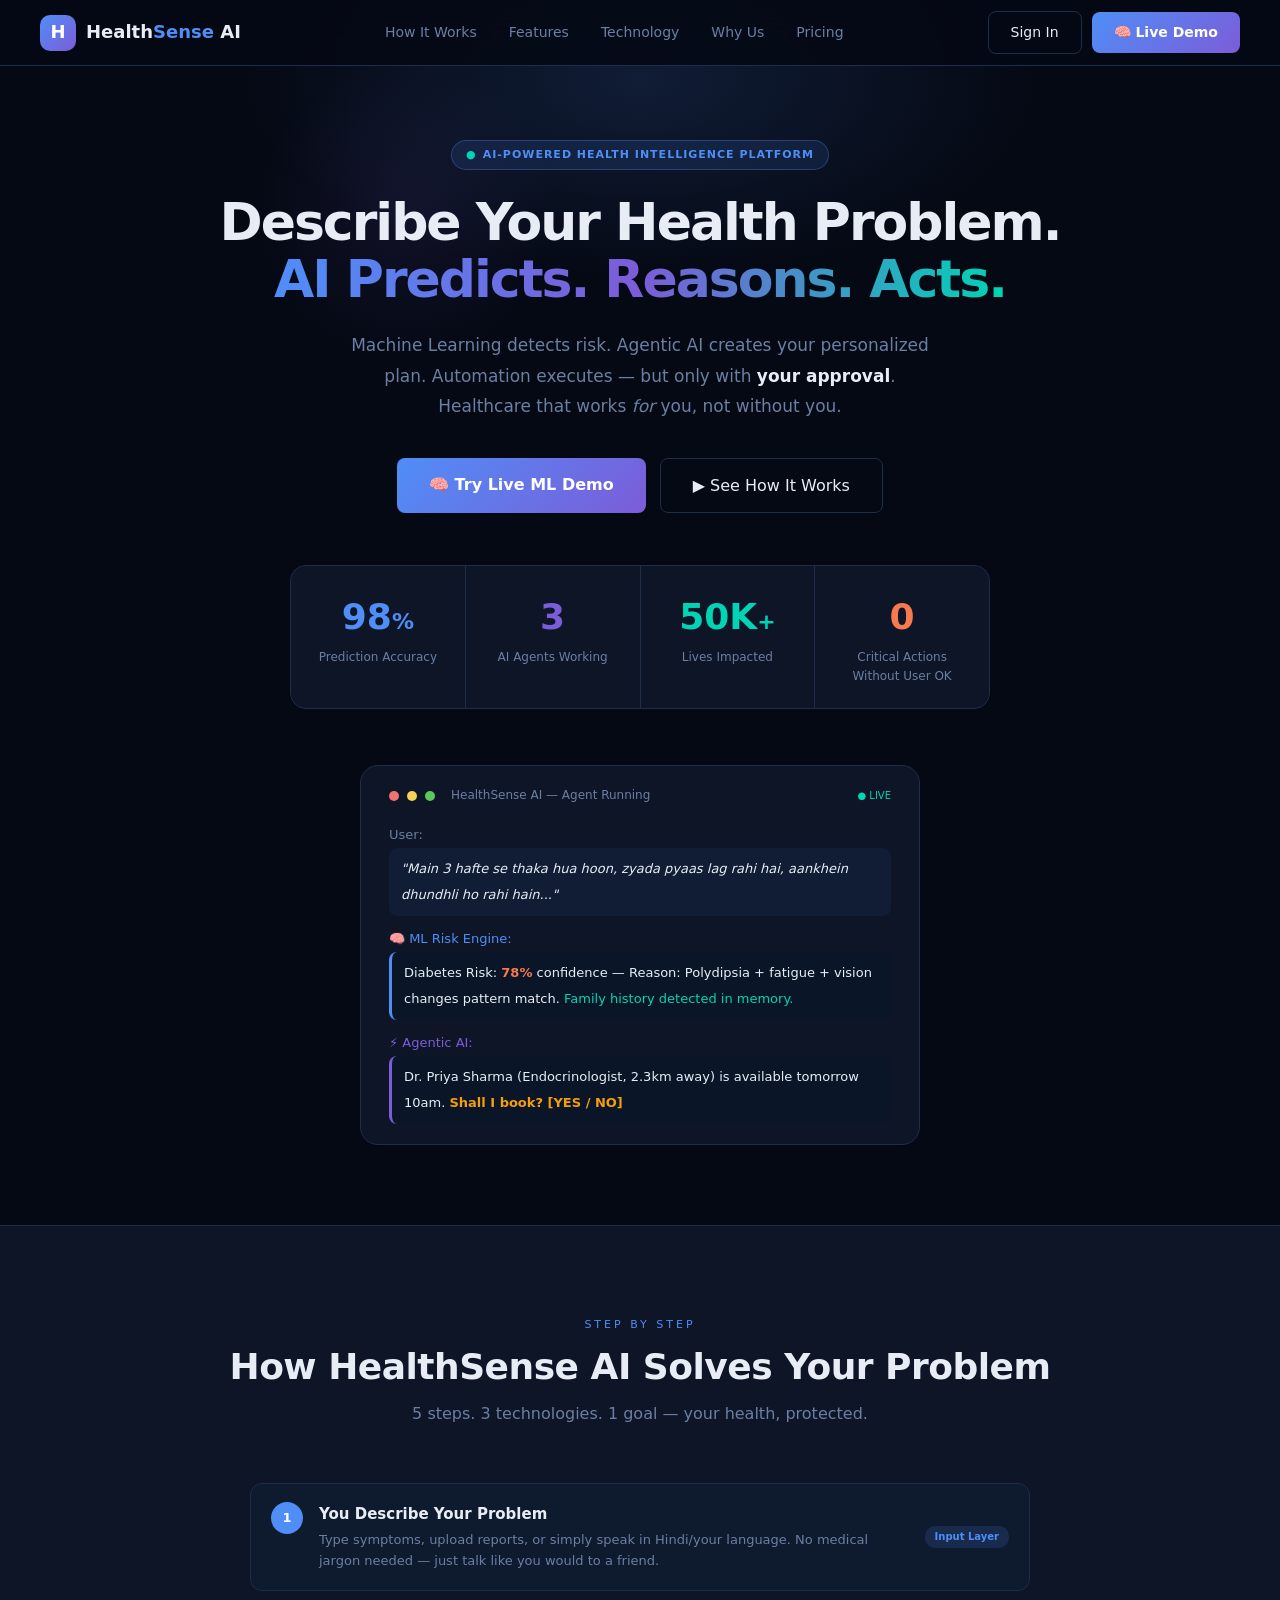
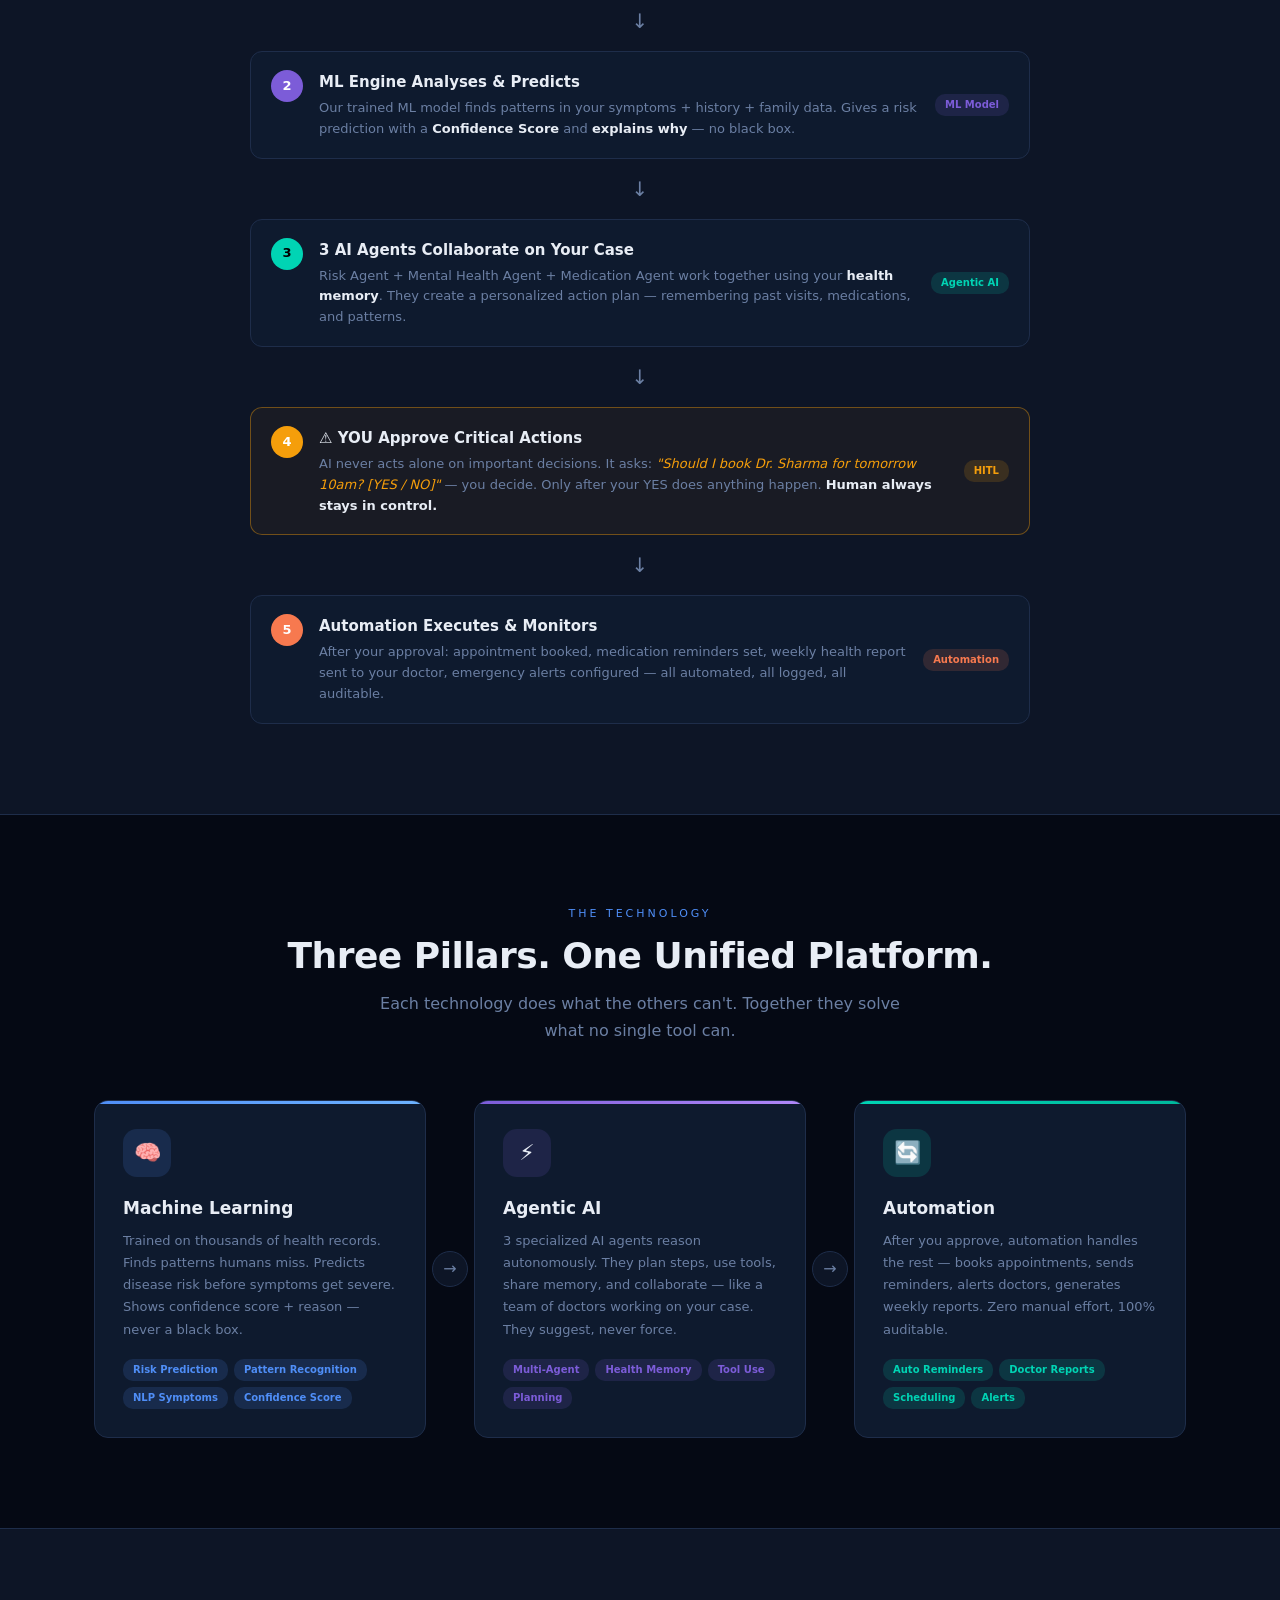
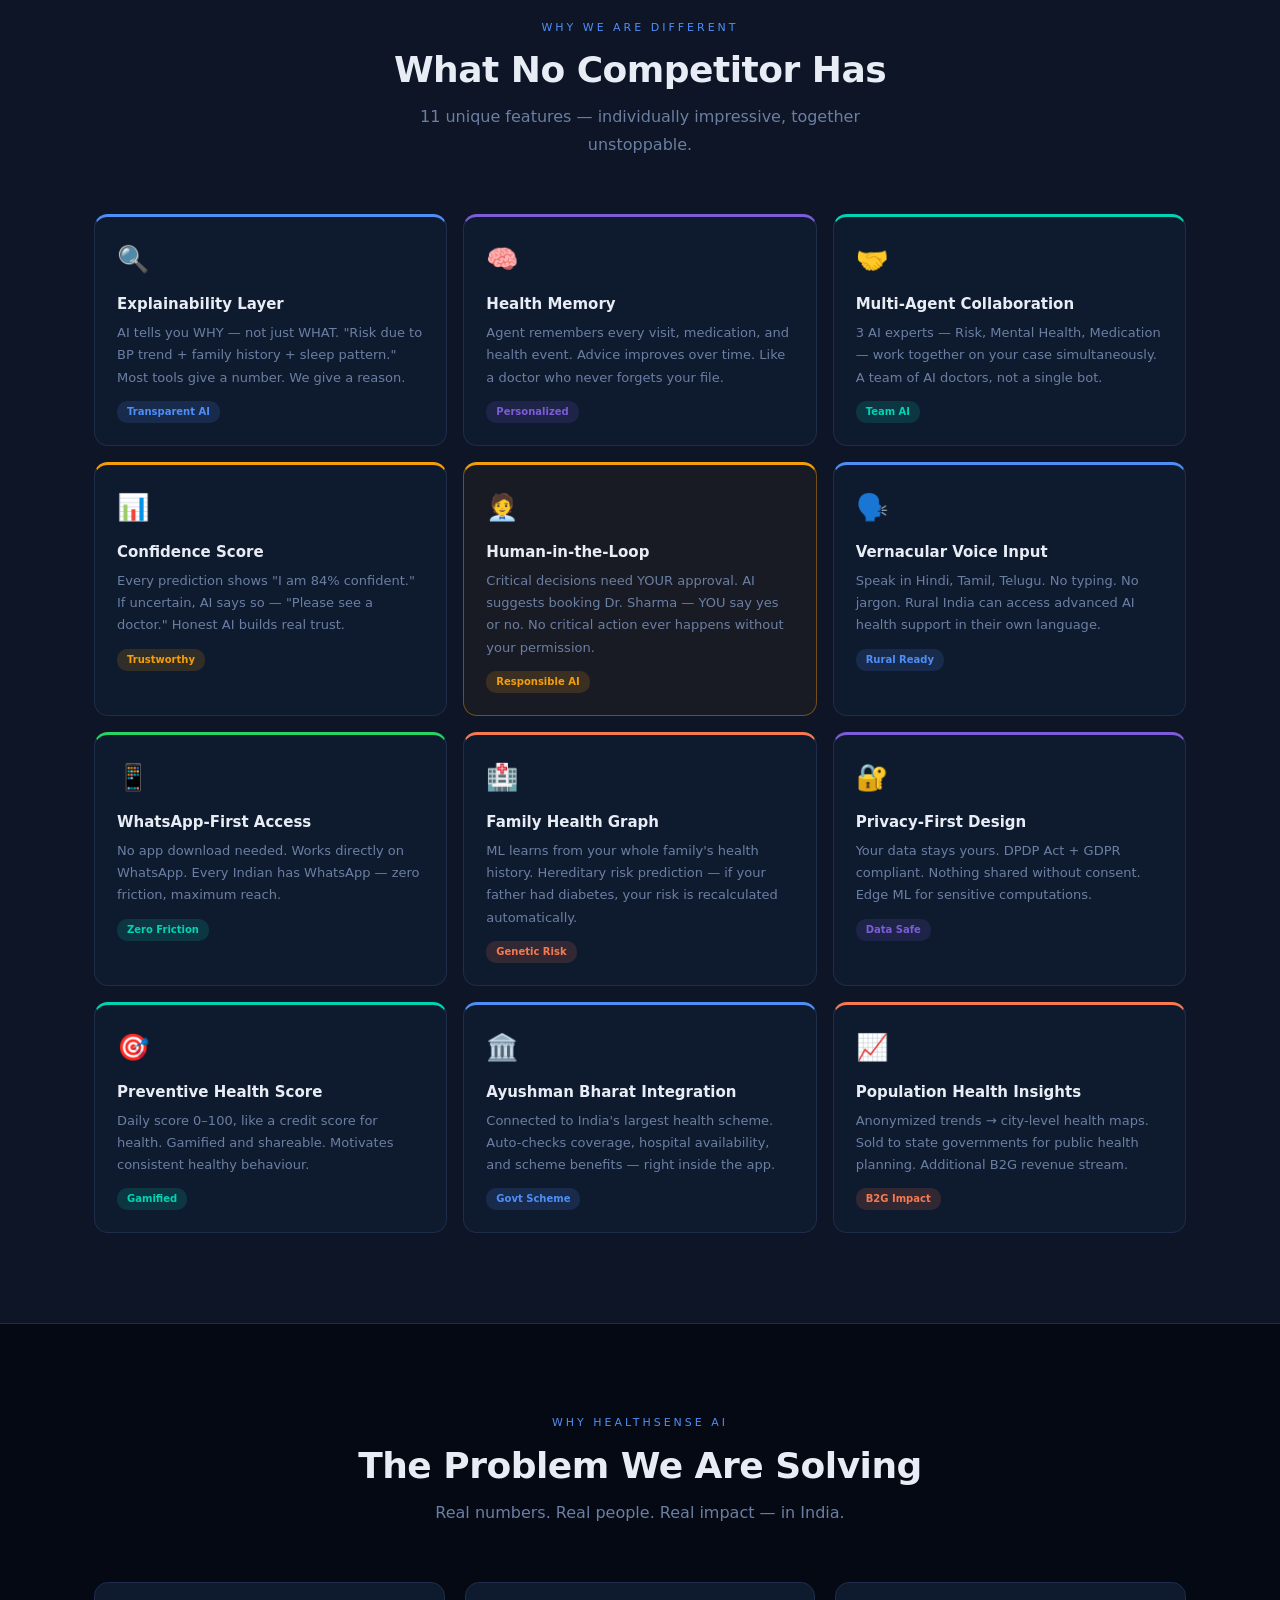
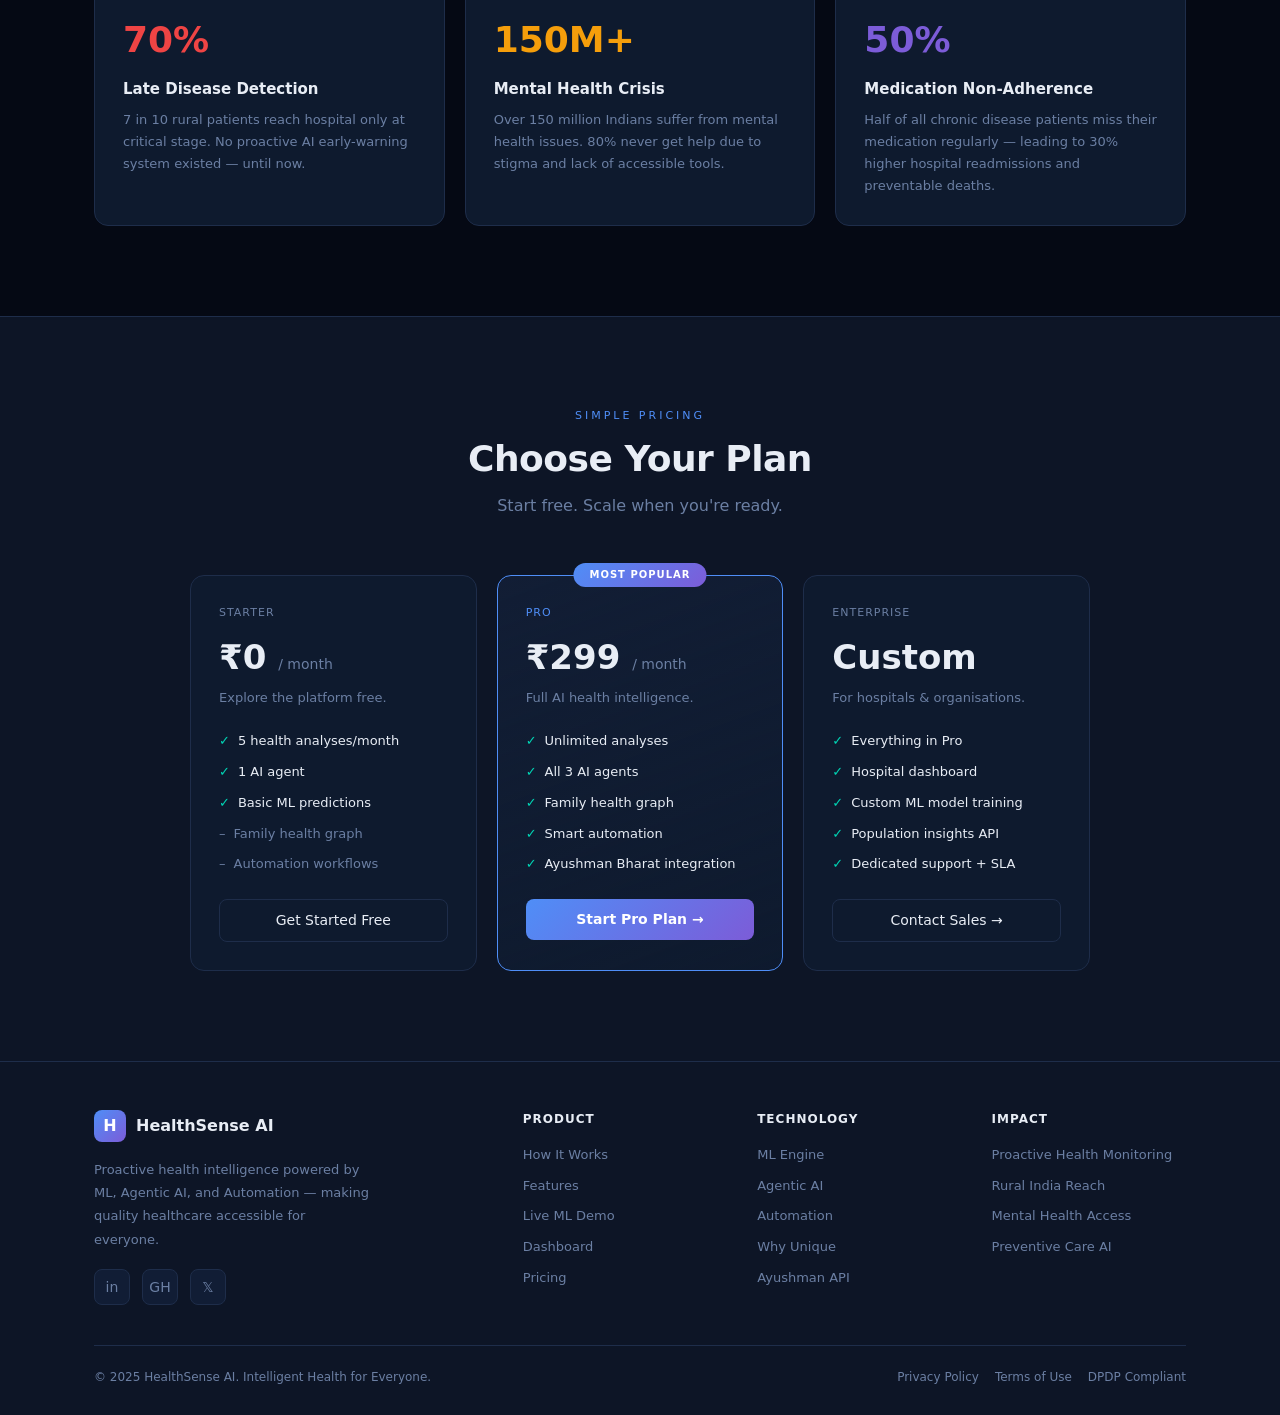
<file: frontend/index.html>
<!DOCTYPE html>
<html lang="en">
<head>
  <meta charset="UTF-8" />
  <meta name="viewport" content="width=device-width, initial-scale=1.0"/>
  <title>HealthSense AI — Predict. Reason. Act.</title>
  <link rel="stylesheet" href="style.css"/>
  <style>
    :root {
      --bg: #050914;
      --surface: #0d1526;
      --surface2: #111d35;
      --border: #1e2d4a;
      --accent: #4f8ef7;
      --accent2: #7c5cd8;
      --accent3: #00d4b4;
      --accent4: #f7794f;
      --text: #e8edf5;
      --muted: #6b7fa3;
    }

    * { box-sizing: border-box; margin: 0; padding: 0; scroll-behavior: smooth; }

    body {
      background: var(--bg);
      color: var(--text);
      font-family: -apple-system, "Segoe UI", system-ui, sans-serif;
      overflow-x: hidden;
    }

    /* ── SCROLLBAR ── */
    ::-webkit-scrollbar { width: 6px; }
    ::-webkit-scrollbar-track { background: var(--bg); }
    ::-webkit-scrollbar-thumb { background: var(--border); border-radius: 3px; }

    /* ── GRADIENT TEXT ── */
    .grad-text {
      background: linear-gradient(90deg, #4f8ef7, #7c5cd8, #00d4b4);
      -webkit-background-clip: text;
      -webkit-text-fill-color: transparent;
      background-clip: text;
    }

    /* ── GLOW BACKGROUNDS ── */
    .hero-glow {
      position: absolute;
      top: -120px; left: 50%;
      transform: translateX(-50%);
      width: 800px; height: 400px;
      background: radial-gradient(ellipse, rgba(79,142,247,0.15) 0%, transparent 70%);
      pointer-events: none;
      z-index: 0;
    }
    .hero-glow2 {
      position: absolute;
      top: 60px; left: 20%;
      width: 300px; height: 300px;
      background: radial-gradient(ellipse, rgba(124,92,216,0.1) 0%, transparent 70%);
      pointer-events: none;
      z-index: 0;
    }

    /* ── NAVBAR ── */
    .navbar {
      position: fixed; top: 0; left: 0; right: 0; z-index: 100;
      display: flex; align-items: center; justify-content: space-between;
      padding: 0 40px; height: 66px;
      background: rgba(5,9,20,0.85);
      backdrop-filter: blur(16px);
      border-bottom: 1px solid var(--border);
      transition: all 0.3s;
    }
    .nav-logo { display: flex; align-items: center; gap: 10px; text-decoration: none; }
    .nav-logo-icon {
      width: 36px; height: 36px;
      background: linear-gradient(135deg, #4f8ef7, #7c5cd8);
      border-radius: 10px;
      display: flex; align-items: center; justify-content: center;
      font-size: 18px; font-weight: 900; color: #fff;
    }
    .nav-logo-text { font-size: 18px; font-weight: 800; color: var(--text); }
    .nav-logo-text span { color: var(--accent); }
    .nav-links { display: flex; gap: 32px; list-style: none; }
    .nav-links a {
      font-size: 14px; color: var(--muted); text-decoration: none;
      transition: color 0.2s; position: relative; padding-bottom: 4px;
    }
    .nav-links a:hover { color: var(--text); }
    .nav-links a::after {
      content: ''; position: absolute; bottom: 0; left: 0; right: 0;
      height: 2px; background: var(--accent); border-radius: 2px;
      transform: scaleX(0); transition: transform 0.2s;
    }
    .nav-links a:hover::after { transform: scaleX(1); }
    .btn-primary {
      background: linear-gradient(135deg, #4f8ef7, #7c5cd8);
      color: #fff; border: none; padding: 9px 22px;
      border-radius: 8px; font-size: 14px; font-weight: 600;
      cursor: pointer; text-decoration: none; display: inline-block;
      transition: opacity 0.2s, transform 0.2s;
    }
    .btn-primary:hover { opacity: 0.9; transform: translateY(-1px); }
    .btn-outline {
      background: transparent; color: var(--text);
      border: 1px solid var(--border); padding: 9px 22px;
      border-radius: 8px; font-size: 14px; cursor: pointer;
      text-decoration: none; display: inline-block;
      transition: border-color 0.2s, transform 0.2s;
    }
    .btn-outline:hover { border-color: var(--accent); transform: translateY(-1px); }

    /* ── CARDS ── */
    .card {
      background: #0e1a2e;
      border: 1px solid var(--border);
      border-radius: 14px;
      transition: border-color 0.3s, transform 0.3s;
    }
    .card:hover { border-color: rgba(79,142,247,0.4); transform: translateY(-3px); }

    /* ── PIPELINE CARDS ── */
    .pipeline-card { position: relative; overflow: hidden; }
    .pipeline-card::before {
      content: ''; position: absolute;
      top: 0; left: 0; right: 0; height: 3px;
    }
    .pipeline-ml::before { background: linear-gradient(90deg, #4f8ef7, #6db3ff); }
    .pipeline-ai::before { background: linear-gradient(90deg, #7c5cd8, #b088f9); }
    .pipeline-auto::before { background: linear-gradient(90deg, #00d4b4, #00b89c); }

    /* ── BADGE ── */
    .badge {
      display: inline-flex; align-items: center; gap: 6px;
      padding: 5px 14px; border-radius: 20px;
      font-size: 11px; font-weight: 600; letter-spacing: 1px;
      text-transform: uppercase;
    }
    .badge-blue { background: rgba(79,142,247,0.12); border: 1px solid rgba(79,142,247,0.3); color: #4f8ef7; }
    .badge-green { background: rgba(0,212,180,0.12); border: 1px solid rgba(0,212,180,0.3); color: #00d4b4; }

    /* ── SECTION ── */
    section { padding: 90px 0; }
    .container { max-width: 1140px; margin: 0 auto; padding: 0 24px; }

    /* ── SECTION HEADING ── */
    .sec-label {
      font-size: 11px; letter-spacing: 3px; text-transform: uppercase;
      color: var(--accent); margin-bottom: 12px; display: block;
    }
    .sec-title { font-size: 36px; font-weight: 800; line-height: 1.2; letter-spacing: -0.5px; }
    .sec-sub { font-size: 16px; color: var(--muted); margin-top: 12px; line-height: 1.7; }

    /* ── STAT ── */
    .stat-num { font-size: 36px; font-weight: 900; }
    .stat-label { font-size: 12px; color: var(--muted); margin-top: 2px; }

    /* ── UNIQUE FEATURE CARD ── */
    .unique-card {
      background: #0e1a2e; border: 1px solid var(--border);
      border-radius: 14px; padding: 22px;
      transition: border-color 0.3s, transform 0.3s;
    }
    .unique-card:hover { border-color: rgba(124,92,216,0.5); transform: translateY(-4px); }

    /* ── WORKFLOW STEP ── */
    .workflow-step {
      display: flex; align-items: flex-start; gap: 16px;
      padding: 18px 20px;
      background: #0e1a2e; border: 1px solid var(--border);
      border-radius: 12px; transition: border-color 0.3s;
    }
    .workflow-step:hover { border-color: rgba(79,142,247,0.4); }
    .step-num {
      width: 32px; height: 32px; border-radius: 50%;
      display: flex; align-items: center; justify-content: center;
      font-size: 13px; font-weight: 800; color: #fff; flex-shrink: 0;
    }

    /* ── HITL CARD ── */
    .hitl-card {
      border: 1px solid rgba(245,158,11,0.4);
      background: rgba(245,158,11,0.05);
    }
    .hitl-card:hover { border-color: rgba(245,158,11,0.7); }

    /* ── TESTIMONIAL ── */
    .testi-card {
      background: #0e1a2e; border: 1px solid var(--border);
      border-radius: 14px; padding: 24px;
    }

    /* ── PRICING ── */
    .pricing-featured {
      border-color: var(--accent) !important;
      background: linear-gradient(160deg, rgba(79,142,247,0.07), #0e1a2e) !important;
      position: relative;
    }

    /* ── FLOATING ANIMATION ── */
    @keyframes float {
      0%, 100% { transform: translateY(0px); }
      50% { transform: translateY(-8px); }
    }
    .float-anim { animation: float 4s ease-in-out infinite; }

    /* ── FADE IN ANIMATION ── */
    @keyframes fadeUp {
      from { opacity: 0; transform: translateY(24px); }
      to { opacity: 1; transform: translateY(0); }
    }
    .fade-up { animation: fadeUp 0.6s ease forwards; }
    .delay-1 { animation-delay: 0.1s; opacity: 0; }
    .delay-2 { animation-delay: 0.2s; opacity: 0; }
    .delay-3 { animation-delay: 0.3s; opacity: 0; }
    .delay-4 { animation-delay: 0.4s; opacity: 0; }

    /* ── PULSE DOT ── */
    @keyframes pulse {
      0%, 100% { opacity: 1; }
      50% { opacity: 0.4; }
    }
    .pulse-dot { animation: pulse 1.5s ease-in-out infinite; }

    /* ── TAG ── */
    .tech-tag {
      display: inline-block; font-size: 10px; font-weight: 700;
      padding: 3px 10px; border-radius: 10px;
    }
    .tag-blue { background: rgba(79,142,247,0.15); color: #4f8ef7; }
    .tag-purple { background: rgba(124,92,216,0.15); color: #7c5cd8; }
    .tag-green { background: rgba(0,212,180,0.15); color: #00d4b4; }
    .tag-orange { background: rgba(247,121,79,0.15); color: #f7794f; }
    .tag-yellow { background: rgba(245,158,11,0.15); color: #f59e0b; }

    /* ── FOOTER ── */
    footer {
      background: var(--surface);
      border-top: 1px solid var(--border);
      padding: 48px 0 28px;
    }

    /* ── MOBILE NAV TOGGLE ── */
    .hamburger { display: none; flex-direction: column; gap: 5px; cursor: pointer; }
    .hamburger span { width: 22px; height: 2px; background: var(--text); border-radius: 2px; }

    @media (max-width: 768px) {
      .navbar { padding: 0 20px; }
      .nav-links { display: none; }
      .hamburger { display: flex; }
      .hero-h1 { font-size: 32px !important; }
      .sec-title { font-size: 26px !important; }
      .pipeline-grid { grid-template-columns: 1fr !important; }
      .features-grid { grid-template-columns: 1fr 1fr !important; }
      .pricing-grid { grid-template-columns: 1fr !important; }
      .stats-row { grid-template-columns: 1fr 1fr !important; }
    }
  </style>
</head>
<body>

<!-- ════════════════════════════════════════
     NAVBAR
════════════════════════════════════════ -->
<nav class="navbar">
  <a href="#" class="nav-logo">
    <div class="nav-logo-icon">H</div>
    <div class="nav-logo-text">Health<span>Sense</span> AI</div>
  </a>
  <ul class="nav-links">
    <li><a href="#how-it-works">How It Works</a></li>
    <li><a href="#features">Features</a></li>
    <li><a href="#pipeline">Technology</a></li>
    <li><a href="#unique">Why Us</a></li>
    <li><a href="#pricing">Pricing</a></li>
  </ul>
  <div style="display:flex; gap:10px; align-items:center;">
    <a href="pages/auth.html" class="btn-outline">Sign In</a>
    <a href="pages/ml-demo.html" class="btn-primary">🧠 Live Demo</a>
  </div>
  <div class="hamburger" id="hamburger">
    <span></span><span></span><span></span>
  </div>
</nav>

<!-- Mobile Nav Drawer -->
<div class="mobile-nav" id="mobile-nav">
  <a href="#how-it-works" onclick="closeMobileNav()">How It Works</a>
  <a href="#features"     onclick="closeMobileNav()">Features</a>
  <a href="#pipeline"     onclick="closeMobileNav()">Technology</a>
  <a href="#unique"       onclick="closeMobileNav()">Why Us</a>
  <a href="#pricing"      onclick="closeMobileNav()">Pricing</a>
  <a href="pages/auth.html"     onclick="closeMobileNav()" style="color:var(--accent);font-weight:600;">Sign In →</a>
  <a href="pages/ml-demo.html"  onclick="closeMobileNav()" style="margin-top:4px;padding:12px;background:linear-gradient(135deg,#4f8ef7,#7c5cd8);color:#fff;border-radius:9px;text-align:center;font-weight:700;">🧠 Live Demo</a>
</div>

<!-- ════════════════════════════════════════
     HERO SECTION
════════════════════════════════════════ -->
<section id="hero" style="padding-top: 140px; padding-bottom: 80px; position: relative; overflow: hidden;">
  <div class="hero-glow"></div>
  <div class="hero-glow2"></div>
  <div class="container" style="position:relative; z-index:1; text-align:center;">

    <div class="badge badge-blue fade-up" style="margin-bottom:24px;">
      <span class="pulse-dot" style="color:#00d4b4;">●</span>
      AI-Powered Health Intelligence Platform
    </div>

    <h1 class="hero-h1 fade-up delay-1" style="font-size:52px; font-weight:900; line-height:1.1; letter-spacing:-2px; margin-bottom:22px;">
      Describe Your Health Problem.<br>
      <span class="grad-text">AI Predicts. Reasons. Acts.</span>
    </h1>

    <p class="fade-up delay-2" style="font-size:17px; color:var(--muted); max-width:580px; margin:0 auto 36px; line-height:1.8;">
      Machine Learning detects risk. Agentic AI creates your personalized plan.
      Automation executes — but only with <strong style="color:var(--text);">your approval</strong>.
      Healthcare that works <em>for</em> you, not without you.
    </p>

    <div class="fade-up delay-3" style="display:flex; gap:14px; justify-content:center; flex-wrap:wrap; margin-bottom:52px;">
      <a href="pages/ml-demo.html" class="btn-primary" style="font-size:16px; padding:14px 32px;">
        🧠 Try Live ML Demo
      </a>
      <a href="#how-it-works" class="btn-outline" style="font-size:16px; padding:14px 32px;">
        ▶ See How It Works
      </a>
    </div>

    <!-- Stats Row -->
    <div class="fade-up delay-4 stats-row" style="display:grid; grid-template-columns:repeat(4,1fr); gap:1px; background:var(--border); border-radius:16px; overflow:hidden; border:1px solid var(--border); max-width:700px; margin:0 auto;">
      <div style="background:var(--surface); padding:22px; text-align:center;">
        <div class="stat-num" style="color:#4f8ef7;">98<span style="font-size:22px;">%</span></div>
        <div class="stat-label">Prediction Accuracy</div>
      </div>
      <div style="background:var(--surface); padding:22px; text-align:center;">
        <div class="stat-num" style="color:#7c5cd8;">3</div>
        <div class="stat-label">AI Agents Working</div>
      </div>
      <div style="background:var(--surface); padding:22px; text-align:center;">
        <div class="stat-num" style="color:#00d4b4;">50K<span style="font-size:22px;">+</span></div>
        <div class="stat-label">Lives Impacted</div>
      </div>
      <div style="background:var(--surface); padding:22px; text-align:center;">
        <div class="stat-num" style="color:#f7794f;">0</div>
        <div class="stat-label">Critical Actions Without User OK</div>
      </div>
    </div>

    <!-- Floating 2D Visual -->
    <div class="float-anim" style="margin-top:56px;">
      <div style="background:var(--surface); border:1px solid var(--border); border-radius:18px; padding:20px 28px; max-width:560px; margin:0 auto; text-align:left;">
        <!-- Mock terminal / AI chat -->
        <div style="display:flex; align-items:center; gap:8px; margin-bottom:16px;">
          <div style="width:10px;height:10px;border-radius:50%;background:#f07270;"></div>
          <div style="width:10px;height:10px;border-radius:50%;background:#f5d155;"></div>
          <div style="width:10px;height:10px;border-radius:50%;background:#5ac85a;"></div>
          <span style="font-size:12px; color:var(--muted); margin-left:8px;">HealthSense AI — Agent Running</span>
          <span class="pulse-dot" style="color:#00d4b4; margin-left:auto; font-size:10px;">● LIVE</span>
        </div>
        <div style="font-size:13px; line-height:2;">
          <div style="color:var(--muted);">User:</div>
          <div style="color:var(--text); margin-bottom:10px; padding:8px 12px; background:#111d35; border-radius:8px; font-style:italic;">"Main 3 hafte se thaka hua hoon, zyada pyaas lag rahi hai, aankhein dhundhli ho rahi hain..."</div>
          <div style="color:#4f8ef7;">🧠 ML Risk Engine:</div>
          <div style="color:var(--text); margin-bottom:10px; padding:8px 12px; background:#0a1628; border-radius:8px; border-left:3px solid #4f8ef7;">Diabetes Risk: <strong style="color:#f7794f;">78%</strong> confidence — Reason: Polydipsia + fatigue + vision changes pattern match. <span style="color:#00d4b4;">Family history detected in memory.</span></div>
          <div style="color:#7c5cd8;">⚡ Agentic AI:</div>
          <div style="color:var(--text); padding:8px 12px; background:#0a1628; border-radius:8px; border-left:3px solid #7c5cd8;">Dr. Priya Sharma (Endocrinologist, 2.3km away) is available tomorrow 10am. <strong style="color:#f59e0b;">Shall I book? [YES / NO]</strong></div>
        </div>
      </div>
    </div>

  </div>
</section>

<!-- ════════════════════════════════════════
     HOW IT WORKS
════════════════════════════════════════ -->
<section id="how-it-works" style="background:var(--surface); border-top:1px solid var(--border); border-bottom:1px solid var(--border);">
  <div class="container">
    <div style="text-align:center; margin-bottom:56px;">
      <span class="sec-label">Step by Step</span>
      <h2 class="sec-title">How HealthSense AI Solves Your Problem</h2>
      <p class="sec-sub" style="max-width:500px; margin:12px auto 0;">5 steps. 3 technologies. 1 goal — your health, protected.</p>
    </div>

    <div style="display:flex; flex-direction:column; gap:14px; max-width:780px; margin:0 auto;">

      <div class="workflow-step">
        <div class="step-num" style="background:#4f8ef7;">1</div>
        <div>
          <div style="font-size:15px; font-weight:700; margin-bottom:4px;">You Describe Your Problem</div>
          <div style="font-size:13px; color:var(--muted);">Type symptoms, upload reports, or simply speak in Hindi/your language. No medical jargon needed — just talk like you would to a friend.</div>
        </div>
        <span class="tech-tag tag-blue" style="flex-shrink:0; align-self:center;">Input Layer</span>
      </div>

      <div style="text-align:center; color:var(--muted); font-size:20px;">↓</div>

      <div class="workflow-step">
        <div class="step-num" style="background:#7c5cd8;">2</div>
        <div>
          <div style="font-size:15px; font-weight:700; margin-bottom:4px;">ML Engine Analyses & Predicts</div>
          <div style="font-size:13px; color:var(--muted);">Our trained ML model finds patterns in your symptoms + history + family data. Gives a risk prediction with a <strong style="color:var(--text);">Confidence Score</strong> and <strong style="color:var(--text);">explains why</strong> — no black box.</div>
        </div>
        <span class="tech-tag tag-purple" style="flex-shrink:0; align-self:center;">ML Model</span>
      </div>

      <div style="text-align:center; color:var(--muted); font-size:20px;">↓</div>

      <div class="workflow-step">
        <div class="step-num" style="background:#00d4b4; color:#000;">3</div>
        <div>
          <div style="font-size:15px; font-weight:700; margin-bottom:4px;">3 AI Agents Collaborate on Your Case</div>
          <div style="font-size:13px; color:var(--muted);">Risk Agent + Mental Health Agent + Medication Agent work together using your <strong style="color:var(--text);">health memory</strong>. They create a personalized action plan — remembering past visits, medications, and patterns.</div>
        </div>
        <span class="tech-tag tag-green" style="flex-shrink:0; align-self:center;">Agentic AI</span>
      </div>

      <div style="text-align:center; color:var(--muted); font-size:20px;">↓</div>

      <div class="workflow-step hitl-card">
        <div class="step-num" style="background:#f59e0b;">4</div>
        <div>
          <div style="font-size:15px; font-weight:700; margin-bottom:4px;">⚠️ YOU Approve Critical Actions</div>
          <div style="font-size:13px; color:var(--muted);">AI never acts alone on important decisions. It asks: <em style="color:#f59e0b;">"Should I book Dr. Sharma for tomorrow 10am? [YES / NO]"</em> — you decide. Only after your YES does anything happen. <strong style="color:var(--text);">Human always stays in control.</strong></div>
        </div>
        <span class="tech-tag tag-yellow" style="flex-shrink:0; align-self:center;">HITL</span>
      </div>

      <div style="text-align:center; color:var(--muted); font-size:20px;">↓</div>

      <div class="workflow-step">
        <div class="step-num" style="background:#f7794f;">5</div>
        <div>
          <div style="font-size:15px; font-weight:700; margin-bottom:4px;">Automation Executes & Monitors</div>
          <div style="font-size:13px; color:var(--muted);">After your approval: appointment booked, medication reminders set, weekly health report sent to your doctor, emergency alerts configured — all automated, all logged, all auditable.</div>
        </div>
        <span class="tech-tag tag-orange" style="flex-shrink:0; align-self:center;">Automation</span>
      </div>

    </div>
  </div>
</section>

<!-- ════════════════════════════════════════
     PIPELINE — 3 TECHNOLOGIES
════════════════════════════════════════ -->
<section id="pipeline">
  <div class="container">
    <div style="text-align:center; margin-bottom:56px;">
      <span class="sec-label">The Technology</span>
      <h2 class="sec-title">Three Pillars. One Unified Platform.</h2>
      <p class="sec-sub" style="max-width:520px; margin:12px auto 0;">Each technology does what the others can't. Together they solve what no single tool can.</p>
    </div>

    <div class="pipeline-grid" style="display:grid; grid-template-columns:1fr 48px 1fr 48px 1fr; align-items:center; gap:0;">

      <div class="card pipeline-card pipeline-ml" style="padding:28px;">
        <div style="width:48px;height:48px;background:rgba(79,142,247,0.15);border-radius:14px;display:flex;align-items:center;justify-content:center;font-size:22px;margin-bottom:18px;">🧠</div>
        <div style="font-size:17px; font-weight:800; margin-bottom:8px;">Machine Learning</div>
        <div style="font-size:13px; color:var(--muted); margin-bottom:18px; line-height:1.7;">Trained on thousands of health records. Finds patterns humans miss. Predicts disease risk before symptoms get severe. Shows confidence score + reason — never a black box.</div>
        <div style="display:flex; flex-wrap:wrap; gap:6px;">
          <span class="tech-tag tag-blue">Risk Prediction</span>
          <span class="tech-tag tag-blue">Pattern Recognition</span>
          <span class="tech-tag tag-blue">NLP Symptoms</span>
          <span class="tech-tag tag-blue">Confidence Score</span>
        </div>
      </div>

      <div style="display:flex;align-items:center;justify-content:center;">
        <div style="width:36px;height:36px;background:var(--surface);border:1px solid var(--border);border-radius:50%;display:flex;align-items:center;justify-content:center;color:var(--muted);font-size:16px;">→</div>
      </div>

      <div class="card pipeline-card pipeline-ai" style="padding:28px;">
        <div style="width:48px;height:48px;background:rgba(124,92,216,0.15);border-radius:14px;display:flex;align-items:center;justify-content:center;font-size:22px;margin-bottom:18px;">⚡</div>
        <div style="font-size:17px; font-weight:800; margin-bottom:8px;">Agentic AI</div>
        <div style="font-size:13px; color:var(--muted); margin-bottom:18px; line-height:1.7;">3 specialized AI agents reason autonomously. They plan steps, use tools, share memory, and collaborate — like a team of doctors working on your case. They suggest, never force.</div>
        <div style="display:flex; flex-wrap:wrap; gap:6px;">
          <span class="tech-tag tag-purple">Multi-Agent</span>
          <span class="tech-tag tag-purple">Health Memory</span>
          <span class="tech-tag tag-purple">Tool Use</span>
          <span class="tech-tag tag-purple">Planning</span>
        </div>
      </div>

      <div style="display:flex;align-items:center;justify-content:center;">
        <div style="width:36px;height:36px;background:var(--surface);border:1px solid var(--border);border-radius:50%;display:flex;align-items:center;justify-content:center;color:var(--muted);font-size:16px;">→</div>
      </div>

      <div class="card pipeline-card pipeline-auto" style="padding:28px;">
        <div style="width:48px;height:48px;background:rgba(0,212,180,0.15);border-radius:14px;display:flex;align-items:center;justify-content:center;font-size:22px;margin-bottom:18px;">🔄</div>
        <div style="font-size:17px; font-weight:800; margin-bottom:8px;">Automation</div>
        <div style="font-size:13px; color:var(--muted); margin-bottom:18px; line-height:1.7;">After you approve, automation handles the rest — books appointments, sends reminders, alerts doctors, generates weekly reports. Zero manual effort, 100% auditable.</div>
        <div style="display:flex; flex-wrap:wrap; gap:6px;">
          <span class="tech-tag tag-green">Auto Reminders</span>
          <span class="tech-tag tag-green">Doctor Reports</span>
          <span class="tech-tag tag-green">Scheduling</span>
          <span class="tech-tag tag-green">Alerts</span>
        </div>
      </div>

    </div>
  </div>
</section>

<!-- ════════════════════════════════════════
     UNIQUE FEATURES — 11 features
════════════════════════════════════════ -->
<section id="unique" style="background:var(--surface); border-top:1px solid var(--border); border-bottom:1px solid var(--border);">
  <div class="container">
    <div style="text-align:center; margin-bottom:56px;">
      <span class="sec-label">Why We Are Different</span>
      <h2 class="sec-title">What No Competitor Has</h2>
      <p class="sec-sub" style="max-width:540px; margin:12px auto 0;">11 unique features — individually impressive, together unstoppable.</p>
    </div>

    <div class="features-grid" style="display:grid; grid-template-columns:repeat(3,1fr); gap:16px;">

      <div class="unique-card" style="border-top:3px solid #4f8ef7;">
        <div style="font-size:26px; margin-bottom:12px;">🔍</div>
        <div style="font-size:15px; font-weight:700; margin-bottom:6px;">Explainability Layer</div>
        <div style="font-size:13px; color:var(--muted); line-height:1.7;">AI tells you WHY — not just WHAT. "Risk due to BP trend + family history + sleep pattern." Most tools give a number. We give a reason.</div>
        <span class="tech-tag tag-blue" style="margin-top:12px; display:inline-block;">Transparent AI</span>
      </div>

      <div class="unique-card" style="border-top:3px solid #7c5cd8;">
        <div style="font-size:26px; margin-bottom:12px;">🧠</div>
        <div style="font-size:15px; font-weight:700; margin-bottom:6px;">Health Memory</div>
        <div style="font-size:13px; color:var(--muted); line-height:1.7;">Agent remembers every visit, medication, and health event. Advice improves over time. Like a doctor who never forgets your file.</div>
        <span class="tech-tag tag-purple" style="margin-top:12px; display:inline-block;">Personalized</span>
      </div>

      <div class="unique-card" style="border-top:3px solid #00d4b4;">
        <div style="font-size:26px; margin-bottom:12px;">🤝</div>
        <div style="font-size:15px; font-weight:700; margin-bottom:6px;">Multi-Agent Collaboration</div>
        <div style="font-size:13px; color:var(--muted); line-height:1.7;">3 AI experts — Risk, Mental Health, Medication — work together on your case simultaneously. A team of AI doctors, not a single bot.</div>
        <span class="tech-tag tag-green" style="margin-top:12px; display:inline-block;">Team AI</span>
      </div>

      <div class="unique-card" style="border-top:3px solid #f59e0b;">
        <div style="font-size:26px; margin-bottom:12px;">📊</div>
        <div style="font-size:15px; font-weight:700; margin-bottom:6px;">Confidence Score</div>
        <div style="font-size:13px; color:var(--muted); line-height:1.7;">Every prediction shows "I am 84% confident." If uncertain, AI says so — "Please see a doctor." Honest AI builds real trust.</div>
        <span class="tech-tag tag-yellow" style="margin-top:12px; display:inline-block;">Trustworthy</span>
      </div>

      <div class="unique-card hitl-card" style="border-top:3px solid #f59e0b;">
        <div style="font-size:26px; margin-bottom:12px;">🧑‍💼</div>
        <div style="font-size:15px; font-weight:700; margin-bottom:6px;">Human-in-the-Loop</div>
        <div style="font-size:13px; color:var(--muted); line-height:1.7;">Critical decisions need YOUR approval. AI suggests booking Dr. Sharma — YOU say yes or no. No critical action ever happens without your permission.</div>
        <span class="tech-tag tag-yellow" style="margin-top:12px; display:inline-block;">Responsible AI</span>
      </div>

      <div class="unique-card" style="border-top:3px solid #4f8ef7;">
        <div style="font-size:26px; margin-bottom:12px;">🗣️</div>
        <div style="font-size:15px; font-weight:700; margin-bottom:6px;">Vernacular Voice Input</div>
        <div style="font-size:13px; color:var(--muted); line-height:1.7;">Speak in Hindi, Tamil, Telugu. No typing. No jargon. Rural India can access advanced AI health support in their own language.</div>
        <span class="tech-tag tag-blue" style="margin-top:12px; display:inline-block;">Rural Ready</span>
      </div>

      <div class="unique-card" style="border-top:3px solid #25d366;">
        <div style="font-size:26px; margin-bottom:12px;">📱</div>
        <div style="font-size:15px; font-weight:700; margin-bottom:6px;">WhatsApp-First Access</div>
        <div style="font-size:13px; color:var(--muted); line-height:1.7;">No app download needed. Works directly on WhatsApp. Every Indian has WhatsApp — zero friction, maximum reach.</div>
        <span class="tech-tag tag-green" style="margin-top:12px; display:inline-block;">Zero Friction</span>
      </div>

      <div class="unique-card" style="border-top:3px solid #f7794f;">
        <div style="font-size:26px; margin-bottom:12px;">🏥</div>
        <div style="font-size:15px; font-weight:700; margin-bottom:6px;">Family Health Graph</div>
        <div style="font-size:13px; color:var(--muted); line-height:1.7;">ML learns from your whole family's health history. Hereditary risk prediction — if your father had diabetes, your risk is recalculated automatically.</div>
        <span class="tech-tag tag-orange" style="margin-top:12px; display:inline-block;">Genetic Risk</span>
      </div>

      <div class="unique-card" style="border-top:3px solid #7c5cd8;">
        <div style="font-size:26px; margin-bottom:12px;">🔐</div>
        <div style="font-size:15px; font-weight:700; margin-bottom:6px;">Privacy-First Design</div>
        <div style="font-size:13px; color:var(--muted); line-height:1.7;">Your data stays yours. DPDP Act + GDPR compliant. Nothing shared without consent. Edge ML for sensitive computations.</div>
        <span class="tech-tag tag-purple" style="margin-top:12px; display:inline-block;">Data Safe</span>
      </div>

      <div class="unique-card" style="border-top:3px solid #00d4b4;">
        <div style="font-size:26px; margin-bottom:12px;">🎯</div>
        <div style="font-size:15px; font-weight:700; margin-bottom:6px;">Preventive Health Score</div>
        <div style="font-size:13px; color:var(--muted); line-height:1.7;">Daily score 0–100, like a credit score for health. Gamified and shareable. Motivates consistent healthy behaviour.</div>
        <span class="tech-tag tag-green" style="margin-top:12px; display:inline-block;">Gamified</span>
      </div>

      <div class="unique-card" style="border-top:3px solid #4f8ef7;">
        <div style="font-size:26px; margin-bottom:12px;">🏛️</div>
        <div style="font-size:15px; font-weight:700; margin-bottom:6px;">Ayushman Bharat Integration</div>
        <div style="font-size:13px; color:var(--muted); line-height:1.7;">Connected to India's largest health scheme. Auto-checks coverage, hospital availability, and scheme benefits — right inside the app.</div>
        <span class="tech-tag tag-blue" style="margin-top:12px; display:inline-block;">Govt Scheme</span>
      </div>

      <div class="unique-card" style="border-top:3px solid #f7794f;">
        <div style="font-size:26px; margin-bottom:12px;">📈</div>
        <div style="font-size:15px; font-weight:700; margin-bottom:6px;">Population Health Insights</div>
        <div style="font-size:13px; color:var(--muted); line-height:1.7;">Anonymized trends → city-level health maps. Sold to state governments for public health planning. Additional B2G revenue stream.</div>
        <span class="tech-tag tag-orange" style="margin-top:12px; display:inline-block;">B2G Impact</span>
      </div>

    </div>
  </div>
</section>

<!-- ════════════════════════════════════════
     HEALTH IMPACT
════════════════════════════════════════ -->
<section id="features">
  <div class="container">
    <div style="text-align:center; margin-bottom:56px;">
      <span class="sec-label">Why HealthSense AI</span>
      <h2 class="sec-title">The Problem We Are Solving</h2>
      <p class="sec-sub" style="max-width:520px; margin:12px auto 0;">Real numbers. Real people. Real impact — in India.</p>
    </div>
    <div style="display:grid; grid-template-columns:repeat(3,1fr); gap:20px;">
      <div class="card" style="padding:28px;">
        <div style="font-size:36px; font-weight:900; color:#ef4444; margin-bottom:8px;">70%</div>
        <div style="font-size:15px; font-weight:700; margin-bottom:8px;">Late Disease Detection</div>
        <div style="font-size:13px; color:var(--muted); line-height:1.7;">7 in 10 rural patients reach hospital only at critical stage. No proactive AI early-warning system existed — until now.</div>
      </div>
      <div class="card" style="padding:28px;">
        <div style="font-size:36px; font-weight:900; color:#f59e0b; margin-bottom:8px;">150M+</div>
        <div style="font-size:15px; font-weight:700; margin-bottom:8px;">Mental Health Crisis</div>
        <div style="font-size:13px; color:var(--muted); line-height:1.7;">Over 150 million Indians suffer from mental health issues. 80% never get help due to stigma and lack of accessible tools.</div>
      </div>
      <div class="card" style="padding:28px;">
        <div style="font-size:36px; font-weight:900; color:#7c5cd8; margin-bottom:8px;">50%</div>
        <div style="font-size:15px; font-weight:700; margin-bottom:8px;">Medication Non-Adherence</div>
        <div style="font-size:13px; color:var(--muted); line-height:1.7;">Half of all chronic disease patients miss their medication regularly — leading to 30% higher hospital readmissions and preventable deaths.</div>
      </div>
    </div>
  </div>
</section>

<!-- ════════════════════════════════════════
     PRICING
════════════════════════════════════════ -->
<section id="pricing" style="background:var(--surface); border-top:1px solid var(--border);">
  <div class="container">
    <div style="text-align:center; margin-bottom:56px;">
      <span class="sec-label">Simple Pricing</span>
      <h2 class="sec-title">Choose Your Plan</h2>
      <p class="sec-sub" style="max-width:440px; margin:12px auto 0;">Start free. Scale when you're ready.</p>
    </div>
    <div class="pricing-grid" style="display:grid; grid-template-columns:repeat(3,1fr); gap:20px; max-width:900px; margin:0 auto;">

      <div class="card" style="padding:28px;">
        <div style="font-size:11px; color:var(--muted); text-transform:uppercase; letter-spacing:1px; margin-bottom:8px;">Starter</div>
        <div style="font-size:34px; font-weight:900; margin-bottom:4px;">₹0 <span style="font-size:14px; font-weight:400; color:var(--muted);">/ month</span></div>
        <div style="font-size:13px; color:var(--muted); margin-bottom:22px;">Explore the platform free.</div>
        <ul style="list-style:none; margin-bottom:24px; display:flex; flex-direction:column; gap:10px;">
          <li style="font-size:13px; display:flex; gap:8px;"><span style="color:#00d4b4;">✓</span> 5 health analyses/month</li>
          <li style="font-size:13px; display:flex; gap:8px;"><span style="color:#00d4b4;">✓</span> 1 AI agent</li>
          <li style="font-size:13px; display:flex; gap:8px;"><span style="color:#00d4b4;">✓</span> Basic ML predictions</li>
          <li style="font-size:13px; display:flex; gap:8px; color:var(--muted);"><span>–</span> Family health graph</li>
          <li style="font-size:13px; display:flex; gap:8px; color:var(--muted);"><span>–</span> Automation workflows</li>
        </ul>
        <a href="pages/auth.html" class="btn-outline" style="width:100%; text-align:center; display:block;">Get Started Free</a>
      </div>

      <div class="card pricing-featured" style="padding:28px;">
        <div style="position:absolute; top:-13px; left:50%; transform:translateX(-50%); background:linear-gradient(135deg,#4f8ef7,#7c5cd8); color:#fff; font-size:10px; font-weight:700; letter-spacing:1px; padding:4px 16px; border-radius:20px; white-space:nowrap;">MOST POPULAR</div>
        <div style="font-size:11px; color:var(--accent); text-transform:uppercase; letter-spacing:1px; margin-bottom:8px;">Pro</div>
        <div style="font-size:34px; font-weight:900; margin-bottom:4px;">₹299 <span style="font-size:14px; font-weight:400; color:var(--muted);">/ month</span></div>
        <div style="font-size:13px; color:var(--muted); margin-bottom:22px;">Full AI health intelligence.</div>
        <ul style="list-style:none; margin-bottom:24px; display:flex; flex-direction:column; gap:10px;">
          <li style="font-size:13px; display:flex; gap:8px;"><span style="color:#00d4b4;">✓</span> Unlimited analyses</li>
          <li style="font-size:13px; display:flex; gap:8px;"><span style="color:#00d4b4;">✓</span> All 3 AI agents</li>
          <li style="font-size:13px; display:flex; gap:8px;"><span style="color:#00d4b4;">✓</span> Family health graph</li>
          <li style="font-size:13px; display:flex; gap:8px;"><span style="color:#00d4b4;">✓</span> Smart automation</li>
          <li style="font-size:13px; display:flex; gap:8px;"><span style="color:#00d4b4;">✓</span> Ayushman Bharat integration</li>
        </ul>
        <a href="pages/auth.html" class="btn-primary" style="width:100%; text-align:center; display:block;">Start Pro Plan →</a>
      </div>

      <div class="card" style="padding:28px;">
        <div style="font-size:11px; color:var(--muted); text-transform:uppercase; letter-spacing:1px; margin-bottom:8px;">Enterprise</div>
        <div style="font-size:34px; font-weight:900; margin-bottom:4px;">Custom</div>
        <div style="font-size:13px; color:var(--muted); margin-bottom:22px;">For hospitals & organisations.</div>
        <ul style="list-style:none; margin-bottom:24px; display:flex; flex-direction:column; gap:10px;">
          <li style="font-size:13px; display:flex; gap:8px;"><span style="color:#00d4b4;">✓</span> Everything in Pro</li>
          <li style="font-size:13px; display:flex; gap:8px;"><span style="color:#00d4b4;">✓</span> Hospital dashboard</li>
          <li style="font-size:13px; display:flex; gap:8px;"><span style="color:#00d4b4;">✓</span> Custom ML model training</li>
          <li style="font-size:13px; display:flex; gap:8px;"><span style="color:#00d4b4;">✓</span> Population insights API</li>
          <li style="font-size:13px; display:flex; gap:8px;"><span style="color:#00d4b4;">✓</span> Dedicated support + SLA</li>
        </ul>
        <a href="pages/auth.html" class="btn-outline" style="width:100%; text-align:center; display:block;">Contact Sales →</a>
      </div>

    </div>
  </div>
</section>

<!-- ════════════════════════════════════════
     FOOTER
════════════════════════════════════════ -->
<footer>
  <div class="container">
    <div style="display:grid; grid-template-columns:2fr 1fr 1fr 1fr; gap:40px; margin-bottom:40px;">
      <div>
        <div style="display:flex; align-items:center; gap:10px; margin-bottom:16px;">
          <div style="width:32px;height:32px;background:linear-gradient(135deg,#4f8ef7,#7c5cd8);border-radius:8px;display:flex;align-items:center;justify-content:center;font-size:16px;font-weight:900;color:#fff;">H</div>
          <div style="font-size:16px; font-weight:800;">HealthSense AI</div>
        </div>
        <p style="font-size:13px; color:var(--muted); line-height:1.8; max-width:280px;">Proactive health intelligence powered by ML, Agentic AI, and Automation — making quality healthcare accessible for everyone.</p>
        <div style="display:flex; gap:12px; margin-top:18px;">
          <a href="https://linkedin.com" target="_blank" style="width:36px;height:36px;background:var(--surface2);border:1px solid var(--border);border-radius:8px;display:flex;align-items:center;justify-content:center;color:var(--muted);font-size:14px;text-decoration:none;transition:border-color 0.2s;" title="LinkedIn">in</a>
          <a href="https://github.com" target="_blank" style="width:36px;height:36px;background:var(--surface2);border:1px solid var(--border);border-radius:8px;display:flex;align-items:center;justify-content:center;color:var(--muted);font-size:14px;text-decoration:none;" title="GitHub">GH</a>
          <a href="https://twitter.com" target="_blank" style="width:36px;height:36px;background:var(--surface2);border:1px solid var(--border);border-radius:8px;display:flex;align-items:center;justify-content:center;color:var(--muted);font-size:14px;text-decoration:none;" title="Twitter">𝕏</a>
        </div>
      </div>
      <div>
        <div style="font-size:12px; font-weight:700; color:var(--text); letter-spacing:1px; text-transform:uppercase; margin-bottom:16px;">Product</div>
        <div style="display:flex; flex-direction:column; gap:10px;">
          <a href="#how-it-works" style="font-size:13px; color:var(--muted); text-decoration:none;">How It Works</a>
          <a href="#features" style="font-size:13px; color:var(--muted); text-decoration:none;">Features</a>
          <a href="pages/ml-demo.html" style="font-size:13px; color:var(--muted); text-decoration:none;">Live ML Demo</a>
          <a href="pages/auth.html" style="font-size:13px; color:var(--muted); text-decoration:none;">Dashboard</a>
          <a href="#pricing" style="font-size:13px; color:var(--muted); text-decoration:none;">Pricing</a>
        </div>
      </div>
      <div>
        <div style="font-size:12px; font-weight:700; color:var(--text); letter-spacing:1px; text-transform:uppercase; margin-bottom:16px;">Technology</div>
        <div style="display:flex; flex-direction:column; gap:10px;">
          <a href="#pipeline" style="font-size:13px; color:var(--muted); text-decoration:none;">ML Engine</a>
          <a href="#pipeline" style="font-size:13px; color:var(--muted); text-decoration:none;">Agentic AI</a>
          <a href="#pipeline" style="font-size:13px; color:var(--muted); text-decoration:none;">Automation</a>
          <a href="#unique" style="font-size:13px; color:var(--muted); text-decoration:none;">Why Unique</a>
          <a href="#unique" style="font-size:13px; color:var(--muted); text-decoration:none;">Ayushman API</a>
        </div>
      </div>
      <div>
        <div style="font-size:12px; font-weight:700; color:var(--text); letter-spacing:1px; text-transform:uppercase; margin-bottom:16px;">Impact</div>
        <div style="display:flex; flex-direction:column; gap:10px;">
          <span style="font-size:13px; color:var(--muted);">Proactive Health Monitoring</span>
          <span style="font-size:13px; color:var(--muted);">Rural India Reach</span>
          <span style="font-size:13px; color:var(--muted);">Mental Health Access</span>
          <span style="font-size:13px; color:var(--muted);">Preventive Care AI</span>
        </div>
      </div>
    </div>
    <div style="border-top:1px solid var(--border); padding-top:22px; display:flex; justify-content:space-between; align-items:center; flex-wrap:wrap; gap:12px;">
      <div style="font-size:12px; color:var(--muted);">© 2025 HealthSense AI. Intelligent Health for Everyone.</div>
      <div style="display:flex; gap:16px;">
        <a href="#" style="font-size:12px; color:var(--muted); text-decoration:none;">Privacy Policy</a>
        <a href="#" style="font-size:12px; color:var(--muted); text-decoration:none;">Terms of Use</a>
        <a href="#" style="font-size:12px; color:var(--muted); text-decoration:none;">DPDP Compliant</a>
      </div>
    </div>
  </div>
</footer>

<script>
  // Smooth navbar shrink on scroll
  window.addEventListener('scroll', () => {
    const nav = document.querySelector('.navbar');
    if (window.scrollY > 40) {
      nav.style.height = '56px';
      nav.style.background = 'rgba(5,9,20,0.97)';
    } else {
      nav.style.height = '66px';
      nav.style.background = 'rgba(5,9,20,0.85)';
    }
  });

  // Intersection Observer for fade-up on scroll
  const observer = new IntersectionObserver((entries) => {
    entries.forEach(entry => {
      if (entry.isIntersecting) {
        entry.target.style.opacity = '1';
        entry.target.style.transform = 'translateY(0)';
        entry.target.style.transition = 'opacity 0.6s ease, transform 0.6s ease';
      }
    });
  }, { threshold: 0.1 });

  document.querySelectorAll('.card, .unique-card, .workflow-step').forEach(el => {
    el.style.opacity = '0';
    el.style.transform = 'translateY(20px)';
    observer.observe(el);
  });
  // ── Mobile hamburger menu ──
  const hamburger = document.getElementById('hamburger');
  const mobileNav = document.getElementById('mobile-nav');
  function closeMobileNav() {
    mobileNav.classList.remove('open');
    hamburger.classList.remove('active');
  }
  if (hamburger) {
    hamburger.addEventListener('click', () => {
      mobileNav.classList.toggle('open');
      hamburger.classList.toggle('active');
    });
    // Close on outside click
    document.addEventListener('click', (e) => {
      if (!hamburger.contains(e.target) && !mobileNav.contains(e.target)) {
        closeMobileNav();
      }
    });
  }
</script>
<script src="js/main.js"></script>
</body>
</html>
</file>
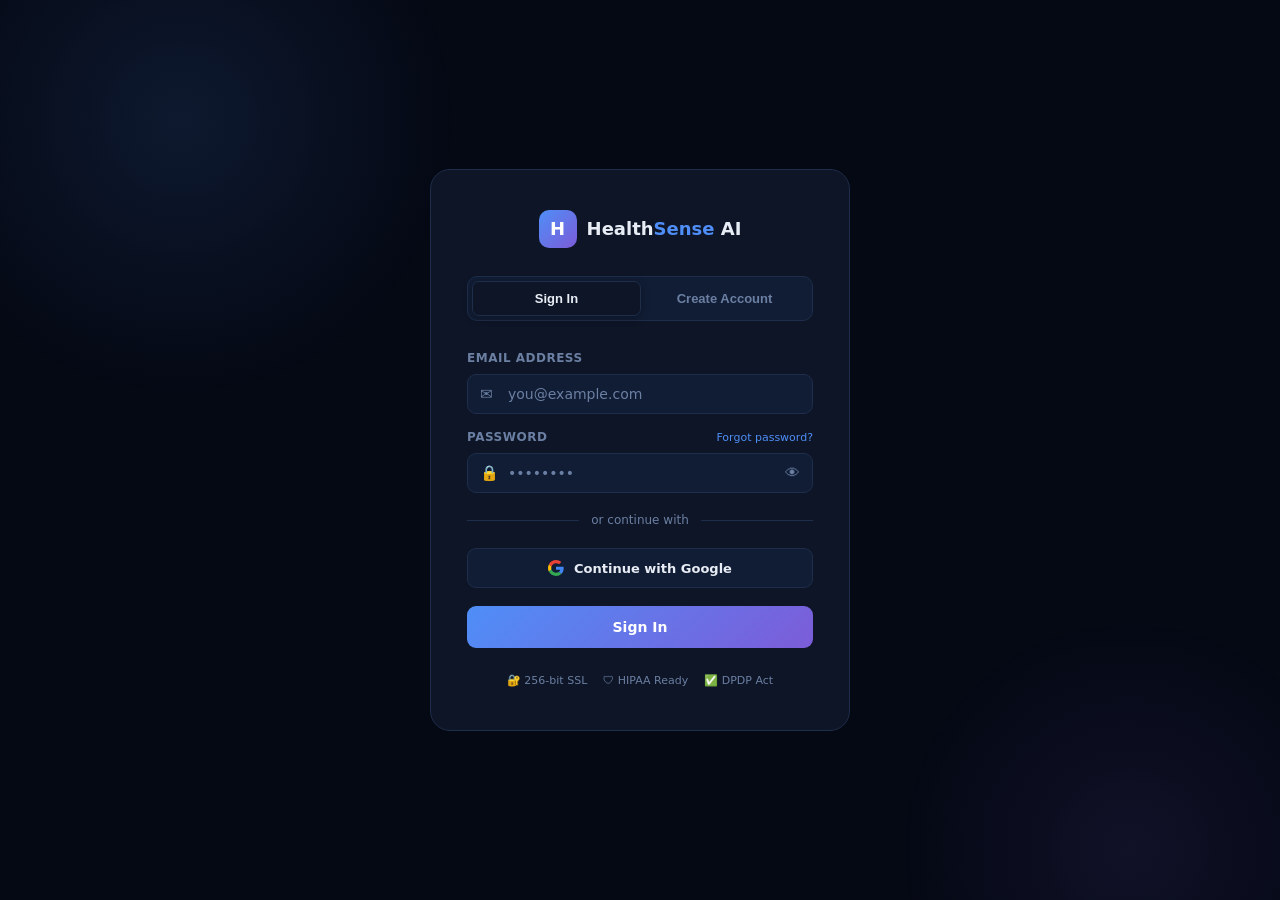
<file: frontend/pages/auth.html>
<!DOCTYPE html>
<html lang="en">
<head>
  <meta charset="UTF-8"/>
  <meta name="viewport" content="width=device-width, initial-scale=1.0"/>
  <title>Sign In — HealthSense AI</title>
  <link rel="stylesheet" href="../style.css"/>
  <style>
    body {
      min-height: 100vh;
      display: flex;
      align-items: center;
      justify-content: center;
      background: var(--bg);
      padding: 24px;
      position: relative;
      overflow: hidden;
    }

    /* Background glow blobs */
    .auth-glow-1 {
      position: fixed; top: -180px; left: -120px;
      width: 600px; height: 600px;
      background: radial-gradient(ellipse, rgba(79,142,247,0.12) 0%, transparent 65%);
      pointer-events: none;
    }
    .auth-glow-2 {
      position: fixed; bottom: -200px; right: -100px;
      width: 500px; height: 500px;
      background: radial-gradient(ellipse, rgba(124,92,216,0.1) 0%, transparent 65%);
      pointer-events: none;
    }

    .auth-card {
      background: var(--surface);
      border: 1px solid var(--border);
      border-radius: 20px;
      padding: 40px 36px;
      width: 100%;
      max-width: 420px;
      position: relative;
      z-index: 1;
    }

    .auth-logo {
      display: flex;
      align-items: center;
      gap: 10px;
      justify-content: center;
      margin-bottom: 28px;
      text-decoration: none;
    }
    .auth-logo-icon {
      width: 38px; height: 38px;
      background: linear-gradient(135deg, #4f8ef7, #7c5cd8);
      border-radius: 10px;
      display: flex; align-items: center; justify-content: center;
      font-size: 18px; font-weight: 900; color: #fff;
    }
    .auth-logo-text {
      font-size: 18px; font-weight: 800; color: var(--text);
    }
    .auth-logo-text span { color: var(--accent); }

    .auth-tabs {
      display: flex;
      background: var(--surface2);
      border: 1px solid var(--border);
      border-radius: 10px;
      padding: 4px;
      margin-bottom: 28px;
    }
    .auth-tab {
      flex: 1;
      padding: 9px;
      text-align: center;
      font-size: 13px;
      font-weight: 600;
      color: var(--muted);
      cursor: pointer;
      border-radius: 7px;
      transition: all 0.2s;
      border: none;
      background: transparent;
    }
    .auth-tab.active {
      background: var(--surface);
      color: var(--text);
      border: 1px solid var(--border);
      box-shadow: 0 2px 8px rgba(0,0,0,0.3);
    }

    .auth-form { display: flex; flex-direction: column; gap: 14px; }

    .form-group { display: flex; flex-direction: column; gap: 6px; }
    .form-label { font-size: 12px; font-weight: 600; color: var(--muted); letter-spacing: 0.5px; }
    .form-input {
      width: 100%;
      background: var(--surface2);
      border: 1px solid var(--border);
      color: var(--text);
      padding: 11px 14px;
      border-radius: 9px;
      font-size: 14px;
      font-family: inherit;
      outline: none;
      transition: border-color 0.2s;
    }
    .form-input:focus { border-color: var(--accent); }
    .form-input::placeholder { color: var(--muted); }

    .input-with-icon {
      position: relative;
    }
    .input-with-icon .form-input { padding-left: 40px; }
    .input-icon {
      position: absolute; left: 13px; top: 50%;
      transform: translateY(-50%);
      font-size: 15px; color: var(--muted);
      pointer-events: none;
    }
    .input-eye {
      position: absolute; right: 13px; top: 50%;
      transform: translateY(-50%);
      font-size: 15px; color: var(--muted);
      cursor: pointer; user-select: none;
    }

    .role-selector {
      display: grid;
      grid-template-columns: 1fr 1fr;
      gap: 10px;
    }
    .role-btn {
      padding: 12px 8px;
      background: var(--surface2);
      border: 1px solid var(--border);
      border-radius: 10px;
      color: var(--muted);
      font-size: 12px;
      font-weight: 600;
      cursor: pointer;
      text-align: center;
      transition: all 0.2s;
      font-family: inherit;
    }
    .role-btn .role-icon { font-size: 20px; display: block; margin-bottom: 4px; }
    .role-btn.selected {
      border-color: var(--accent);
      background: rgba(79,142,247,0.1);
      color: var(--accent);
    }

    .auth-divider {
      display: flex; align-items: center; gap: 12px;
      margin: 4px 0;
      font-size: 12px; color: var(--muted);
    }
    .auth-divider::before, .auth-divider::after {
      content: '';
      flex: 1;
      height: 1px;
      background: var(--border);
    }

    .btn-google {
      width: 100%;
      padding: 11px;
      background: var(--surface2);
      border: 1px solid var(--border);
      color: var(--text);
      border-radius: 9px;
      font-size: 13px;
      font-weight: 600;
      cursor: pointer;
      font-family: inherit;
      display: flex; align-items: center; justify-content: center; gap: 10px;
      transition: border-color 0.2s;
    }
    .btn-google:hover { border-color: var(--accent); }

    .btn-auth {
      width: 100%;
      padding: 13px;
      background: linear-gradient(135deg, #4f8ef7, #7c5cd8);
      color: #fff;
      border: none;
      border-radius: 9px;
      font-size: 14px;
      font-weight: 700;
      cursor: pointer;
      font-family: inherit;
      margin-top: 4px;
      transition: opacity 0.2s;
      position: relative;
    }
    .btn-auth:hover { opacity: 0.92; }
    .btn-auth:disabled { opacity: 0.5; cursor: not-allowed; }

    .auth-footer-note {
      text-align: center;
      font-size: 12px;
      color: var(--muted);
      margin-top: 18px;
      line-height: 1.7;
    }
    .auth-footer-note a {
      color: var(--accent);
      text-decoration: none;
    }

    .auth-error {
      display: none;
      padding: 10px 14px;
      background: rgba(239,68,68,0.1);
      border: 1px solid rgba(239,68,68,0.3);
      border-radius: 8px;
      font-size: 12px;
      color: #ef4444;
    }

    /* Spinner */
    .spinner {
      width: 16px; height: 16px;
      border: 2px solid rgba(255,255,255,0.3);
      border-top-color: #fff;
      border-radius: 50%;
      animation: spin 0.6s linear infinite;
      display: inline-block;
    }
    @keyframes spin { to { transform: rotate(360deg); } }

    /* Security badges */
    .security-badges {
      display: flex;
      justify-content: center;
      gap: 16px;
      margin-top: 24px;
    }
    .sec-badge {
      display: flex; align-items: center; gap: 5px;
      font-size: 11px; color: var(--muted);
    }

    @media (max-width: 480px) {
      .auth-card { padding: 28px 20px; }
    }
  </style>
</head>
<body>
<div class="auth-glow-1"></div>
<div class="auth-glow-2"></div>

<div class="auth-card">

  <!-- Logo -->
  <a href="../index.html" class="auth-logo">
    <div class="auth-logo-icon">H</div>
    <div class="auth-logo-text">Health<span>Sense</span> AI</div>
  </a>

  <!-- Tabs -->
  <div class="auth-tabs">
    <button class="auth-tab active" id="tab-login" onclick="switchTab('login')">Sign In</button>
    <button class="auth-tab" id="tab-signup" onclick="switchTab('signup')">Create Account</button>
  </div>

  <!-- Error box -->
  <div class="auth-error" id="auth-error"></div>

  <!-- ══ LOGIN FORM ══ -->
  <div id="form-login">
    <div class="auth-form">
      <div class="form-group">
        <label class="form-label">EMAIL ADDRESS</label>
        <div class="input-with-icon">
          <span class="input-icon">✉</span>
          <input id="login-email" type="email" class="form-input" placeholder="you@example.com" autocomplete="email"/>
        </div>
      </div>
      <div class="form-group">
        <div style="display:flex;justify-content:space-between;align-items:center;">
          <label class="form-label">PASSWORD</label>
          <a href="#" onclick="showForgot();return false;" style="font-size:11px;color:var(--accent);text-decoration:none;">Forgot password?</a>
        </div>
        <div class="input-with-icon">
          <span class="input-icon">🔒</span>
          <input id="login-pass" type="password" class="form-input" placeholder="••••••••" autocomplete="current-password"/>
          <span class="input-eye" onclick="togglePwd('login-pass',this)">👁</span>
        </div>
      </div>

      <div class="auth-divider">or continue with</div>

      <button class="btn-google" onclick="googleAuth()">
        <svg width="16" height="16" viewBox="0 0 48 48"><path fill="#EA4335" d="M24 9.5c3.54 0 6.71 1.22 9.21 3.6l6.85-6.85C35.9 2.38 30.47 0 24 0 14.62 0 6.51 5.38 2.56 13.22l7.98 6.19C12.43 13.72 17.74 9.5 24 9.5z"/><path fill="#4285F4" d="M46.98 24.55c0-1.57-.15-3.09-.38-4.55H24v9.02h12.94c-.58 2.96-2.26 5.48-4.78 7.18l7.73 6c4.51-4.18 7.09-10.36 7.09-17.65z"/><path fill="#FBBC05" d="M10.53 28.59c-.48-1.45-.76-2.99-.76-4.59s.27-3.14.76-4.59l-7.98-6.19C.92 16.46 0 20.12 0 24c0 3.88.92 7.54 2.56 10.78l7.97-6.19z"/><path fill="#34A853" d="M24 48c6.48 0 11.93-2.13 15.89-5.81l-7.73-6c-2.18 1.48-4.97 2.35-8.16 2.35-6.26 0-11.57-4.22-13.47-9.91l-7.98 6.19C6.51 42.62 14.62 48 24 48z"/></svg>
        Continue with Google
      </button>

      <button class="btn-auth" id="login-btn" onclick="handleLogin()">Sign In</button>
    </div>
  </div>

  <!-- ══ SIGNUP FORM ══ -->
  <div id="form-signup" style="display:none;">
    <div class="auth-form">
      <div class="form-group">
        <label class="form-label">FULL NAME</label>
        <div class="input-with-icon">
          <span class="input-icon">👤</span>
          <input id="signup-name" type="text" class="form-input" placeholder="Dr. Ananya Sharma" autocomplete="name"/>
        </div>
      </div>
      <div class="form-group">
        <label class="form-label">EMAIL ADDRESS</label>
        <div class="input-with-icon">
          <span class="input-icon">✉</span>
          <input id="signup-email" type="email" class="form-input" placeholder="you@example.com" autocomplete="email"/>
        </div>
      </div>
      <div class="form-group">
        <label class="form-label">PASSWORD</label>
        <div class="input-with-icon">
          <span class="input-icon">🔒</span>
          <input id="signup-pass" type="password" class="form-input" placeholder="Min. 8 characters" autocomplete="new-password"/>
          <span class="input-eye" onclick="togglePwd('signup-pass',this)">👁</span>
        </div>
      </div>
      <div class="form-group">
        <label class="form-label">I AM A</label>
        <div class="role-selector">
          <button class="role-btn selected" id="role-patient" onclick="selectRole('patient')">
            <span class="role-icon">🏥</span>Patient
          </button>
          <button class="role-btn" id="role-doctor" onclick="selectRole('doctor')">
            <span class="role-icon">👨‍⚕️</span>Doctor
          </button>
        </div>
      </div>

      <button class="btn-auth" id="signup-btn" onclick="handleSignup()">Create Account</button>

      <p style="font-size:11px;color:var(--muted);text-align:center;margin-top:4px;line-height:1.6;">
        By signing up you agree to our <a href="#" style="color:var(--accent);text-decoration:none;">Terms of Service</a> and <a href="#" style="color:var(--accent);text-decoration:none;">Privacy Policy</a>.
      </p>
    </div>
  </div>

  <!-- Security badges -->
  <div class="security-badges">
    <div class="sec-badge">🔐 256-bit SSL</div>
    <div class="sec-badge">🛡 HIPAA Ready</div>
    <div class="sec-badge">✅ DPDP Act</div>
  </div>

</div>

<script>
  let selectedRole = 'patient';

  function switchTab(tab) {
    const isLogin = tab === 'login';
    document.getElementById('form-login').style.display = isLogin ? 'block' : 'none';
    document.getElementById('form-signup').style.display = isLogin ? 'none' : 'block';
    document.getElementById('tab-login').classList.toggle('active', isLogin);
    document.getElementById('tab-signup').classList.toggle('active', !isLogin);
    hideError();
  }

  function selectRole(role) {
    selectedRole = role;
    document.getElementById('role-patient').classList.toggle('selected', role === 'patient');
    document.getElementById('role-doctor').classList.toggle('selected', role === 'doctor');
  }

  function togglePwd(id, el) {
    const inp = document.getElementById(id);
    if (inp.type === 'password') { inp.type = 'text'; el.textContent = '🙈'; }
    else { inp.type = 'password'; el.textContent = '👁'; }
  }

  function showError(msg) {
    const el = document.getElementById('auth-error');
    el.textContent = msg;
    el.style.display = 'block';
  }
  function hideError() {
    document.getElementById('auth-error').style.display = 'none';
  }

  function setLoading(btnId, loading) {
    const btn = document.getElementById(btnId);
    btn.disabled = loading;
    btn.innerHTML = loading ? '<span class="spinner"></span>' : btn.dataset.label;
  }

  // Store default labels
  document.addEventListener('DOMContentLoaded', () => {
    document.getElementById('login-btn').dataset.label = 'Sign In';
    document.getElementById('signup-btn').dataset.label = 'Create Account';
  });

  function validateEmail(e) { return /^[^\s@]+@[^\s@]+\.[^\s@]+$/.test(e); }

  async function handleLogin() {
    hideError();
    const email = document.getElementById('login-email').value.trim();
    const pass  = document.getElementById('login-pass').value;

    if (!email || !validateEmail(email)) { showError('Please enter a valid email address.'); return; }
    if (!pass || pass.length < 6)        { showError('Password must be at least 6 characters.'); return; }

    setLoading('login-btn', true);

    // Demo: simulate API call (replace with real Supabase auth)
    await new Promise(r => setTimeout(r, 1200));

    // Demo credentials for showcase
    if (email === 'doctor@demo.com') {
      window.location.href = 'doctor-dashboard.html';
    } else {
      window.location.href = 'patient-dashboard.html';
    }
  }

  async function handleSignup() {
    hideError();
    const name  = document.getElementById('signup-name').value.trim();
    const email = document.getElementById('signup-email').value.trim();
    const pass  = document.getElementById('signup-pass').value;

    if (!name)                           { showError('Please enter your full name.'); return; }
    if (!email || !validateEmail(email)) { showError('Please enter a valid email address.'); return; }
    if (!pass || pass.length < 8)        { showError('Password must be at least 8 characters.'); return; }

    setLoading('signup-btn', true);

    // Demo: simulate API call
    await new Promise(r => setTimeout(r, 1400));

    if (selectedRole === 'doctor') {
      window.location.href = 'doctor-dashboard.html';
    } else {
      window.location.href = 'patient-dashboard.html';
    }
  }

  function googleAuth() {
    // In production: integrate Supabase Google OAuth
    // supabase.auth.signInWithOAuth({ provider: 'google' })
    showError('Google sign-in requires backend setup. Use email login for demo.');
  }

  function showForgot() {
    showError('Password reset email will be sent if the account exists. (Backend required for live version)');
  }

  // Enter key support
  document.addEventListener('keydown', (e) => {
    if (e.key === 'Enter') {
      const loginVisible = document.getElementById('form-login').style.display !== 'none';
      if (loginVisible) handleLogin();
      else handleSignup();
    }
  });
</script>
</body>
</html>
</file>
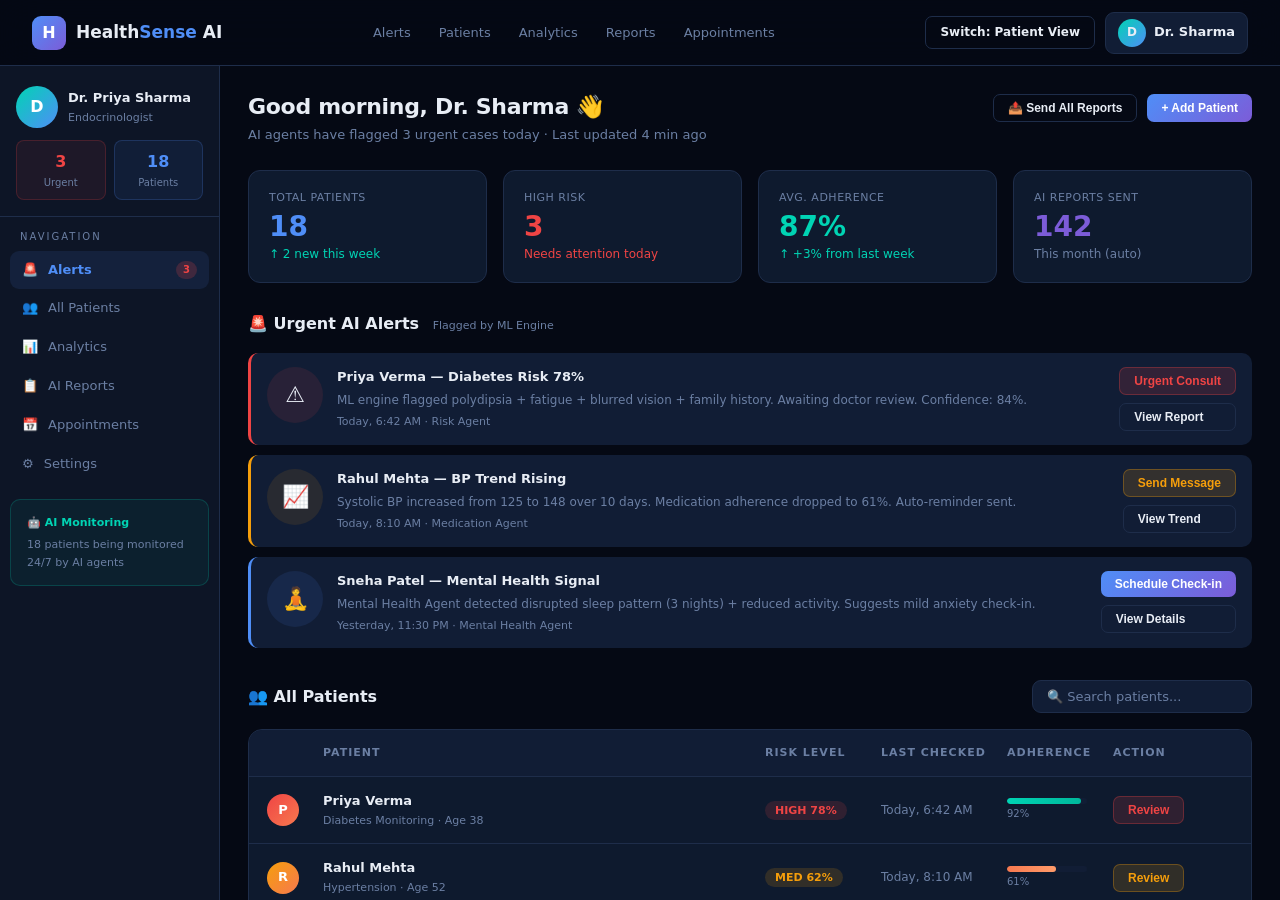
<file: frontend/pages/doctor-dashboard.html>
<!DOCTYPE html>
<html lang="en">
<head>
  <meta charset="UTF-8"/>
  <meta name="viewport" content="width=device-width, initial-scale=1.0"/>
  <title>Doctor Dashboard — HealthSense AI</title>
  <link rel="stylesheet" href="../style.css"/>
  <style>
    .patient-row {
      display: grid;
      grid-template-columns: 40px 1fr 100px 110px 90px 120px;
      gap: 16px; align-items: center;
      padding: 14px 18px;
      border-bottom: 1px solid var(--border);
      transition: background 0.2s;
      font-size: 13px;
    }
    .patient-row:hover { background: rgba(79,142,247,0.04); }
    .risk-pill {
      padding: 3px 10px; border-radius: 20px;
      font-size: 11px; font-weight: 700; text-align: center;
    }
    .risk-high   { background: rgba(239,68,68,0.15);  color: #ef4444; }
    .risk-medium { background: rgba(245,158,11,0.15); color: #f59e0b; }
    .risk-low    { background: rgba(0,212,180,0.15);  color: #00d4b4; }

    /* ── Sidebar nav active state ── */
    .nav-item { color: var(--muted); transition: color 0.15s, background 0.15s; }
    .nav-item:hover { color: var(--text) !important; background: rgba(79,142,247,0.06); }
    .nav-item.active-nav { color: var(--accent) !important; background: rgba(79,142,247,0.1); font-weight: 600; }

    .alert-item {
      display: flex; gap: 14px; align-items: flex-start;
      padding: 14px 16px;
      background: var(--surface2); border-radius: 10px;
      border-left: 3px solid var(--border);
      margin-bottom: 10px;
    }
    .alert-item.urgent { border-left-color: #ef4444; }
    .alert-item.warning { border-left-color: #f59e0b; }
    .alert-item.info { border-left-color: #4f8ef7; }

    .stat-ring {
      width: 56px; height: 56px; border-radius: 50%;
      display: flex; align-items: center; justify-content: center;
      font-size: 22px; flex-shrink: 0;
    }
  </style>
</head>
<body>

<!-- NAVBAR -->
<nav class="navbar">
  <a href="../index.html" class="nav-logo">
    <div class="nav-logo-icon">H</div>
    <div class="nav-logo-text">Health<span>Sense</span> AI</div>
  </a>
  <ul class="nav-links">
    <li><a href="#alerts"       onclick="navTo('alerts');return false;"       class="active">Alerts</a></li>
    <li><a href="#patients"     onclick="navTo('patients');return false;"                   >Patients</a></li>
    <li><a href="#analytics"    onclick="navTo('analytics');return false;"                  >Analytics</a></li>
    <li><a href="#reports"      onclick="navTo('reports');return false;"                    >Reports</a></li>
    <li><a href="#appointments" onclick="navTo('appointments');return false;"               >Appointments</a></li>
  </ul>
  <div style="display:flex;gap:10px;align-items:center;">
    <a href="patient-dashboard.html" class="btn btn-outline btn-sm">Switch: Patient View</a>
    <div style="display:flex;align-items:center;gap:8px;padding:6px 12px;background:var(--surface2);border:1px solid var(--border);border-radius:9px;">
      <div style="width:28px;height:28px;background:linear-gradient(135deg,#00d4b4,#4f8ef7);border-radius:50%;display:flex;align-items:center;justify-content:center;font-size:12px;font-weight:800;">D</div>
      <span style="font-size:13px;font-weight:600;">Dr. Sharma</span>
    </div>
  </div>
</nav>

<!-- LAYOUT -->
<div style="display:grid;grid-template-columns:220px 1fr;height:calc(100vh - 66px);margin-top:66px;overflow:hidden;">

  <!-- SIDEBAR -->
  <aside style="background:var(--surface);border-right:1px solid var(--border);padding:20px 0;overflow-y:auto;height:100%;">
    <div style="padding:0 16px 16px;border-bottom:1px solid var(--border);margin-bottom:12px;">
      <div style="display:flex;align-items:center;gap:10px;">
        <div style="width:42px;height:42px;background:linear-gradient(135deg,#00d4b4,#4f8ef7);border-radius:50%;display:flex;align-items:center;justify-content:center;font-size:16px;font-weight:800;color:#fff;">D</div>
        <div>
          <div style="font-size:13px;font-weight:700;">Dr. Priya Sharma</div>
          <div style="font-size:11px;color:var(--muted);">Endocrinologist</div>
        </div>
      </div>
      <div style="margin-top:12px;display:flex;gap:8px;">
        <div style="flex:1;padding:8px;background:rgba(239,68,68,0.08);border:1px solid rgba(239,68,68,0.2);border-radius:8px;text-align:center;">
          <div style="font-size:16px;font-weight:800;color:#ef4444;">3</div>
          <div style="font-size:10px;color:var(--muted);">Urgent</div>
        </div>
        <div style="flex:1;padding:8px;background:rgba(79,142,247,0.08);border:1px solid rgba(79,142,247,0.2);border-radius:8px;text-align:center;">
          <div style="font-size:16px;font-weight:800;color:#4f8ef7;">18</div>
          <div style="font-size:10px;color:var(--muted);">Patients</div>
        </div>
      </div>
    </div>

    <div style="font-size:10px;letter-spacing:2px;text-transform:uppercase;color:var(--muted);padding:0 20px 6px;">Navigation</div>
    <ul style="list-style:none;padding:0 10px;margin-bottom:16px;" id="sidebar-nav">
      <li><a href="#alerts"       class="nav-item active-nav" onclick="navTo('alerts',this);return false;"       style="display:flex;align-items:center;gap:10px;padding:9px 12px;border-radius:9px;font-size:13px;font-weight:600;text-decoration:none;"><span>🚨</span> Alerts <span style="margin-left:auto;background:rgba(239,68,68,0.2);color:#ef4444;font-size:10px;padding:1px 7px;border-radius:10px;">3</span></a></li>
      <li><a href="#patients"     class="nav-item" onclick="navTo('patients',this);return false;"     style="display:flex;align-items:center;gap:10px;padding:9px 12px;border-radius:9px;font-size:13px;text-decoration:none;"><span>👥</span> All Patients</a></li>
      <li><a href="#analytics"    class="nav-item" onclick="navTo('analytics',this);return false;"    style="display:flex;align-items:center;gap:10px;padding:9px 12px;border-radius:9px;font-size:13px;text-decoration:none;"><span>📊</span> Analytics</a></li>
      <li><a href="#reports"      class="nav-item" onclick="navTo('reports',this);return false;"      style="display:flex;align-items:center;gap:10px;padding:9px 12px;border-radius:9px;font-size:13px;text-decoration:none;"><span>📋</span> AI Reports</a></li>
      <li><a href="#appointments" class="nav-item" onclick="navTo('appointments',this);return false;" style="display:flex;align-items:center;gap:10px;padding:9px 12px;border-radius:9px;font-size:13px;text-decoration:none;"><span>📅</span> Appointments</a></li>
      <li><a href="#" onclick="openDrSettings();return false;" style="display:flex;align-items:center;gap:10px;padding:9px 12px;border-radius:9px;color:var(--muted);font-size:13px;text-decoration:none;"><span>⚙️</span> Settings</a></li>
    </ul>

    <div style="padding:14px 16px;margin:8px 10px 0;background:rgba(0,212,180,0.06);border:1px solid rgba(0,212,180,0.2);border-radius:10px;">
      <div style="font-size:11px;font-weight:700;color:#00d4b4;margin-bottom:4px;">🤖 AI Monitoring</div>
      <div style="font-size:11px;color:var(--muted);">18 patients being monitored 24/7 by AI agents</div>
    </div>
  </aside>

  <!-- MAIN -->
  <main id="dr-main" style="padding:28px;overflow-y:auto;height:100%;">

    <!-- Header -->
    <div style="display:flex;justify-content:space-between;align-items:flex-start;margin-bottom:24px;flex-wrap:wrap;gap:12px;">
      <div>
        <h1 style="font-size:22px;font-weight:800;margin-bottom:4px;">Good morning, Dr. Sharma 👋</h1>
        <p style="font-size:13px;color:var(--muted);">AI agents have flagged 3 urgent cases today · Last updated 4 min ago</p>
      </div>
      <div style="display:flex;gap:10px;">
        <button onclick="showDrToast('All patient reports sent via email ✓','success')" class="btn btn-outline btn-sm">📤 Send All Reports</button>
        <button onclick="openAddPatientModal()" class="btn btn-primary btn-sm">+ Add Patient</button>
      </div>
    </div>

    <!-- Metrics -->
    <div style="display:grid;grid-template-columns:repeat(4,1fr);gap:16px;margin-bottom:28px;">
      <div class="metric-card">
        <div class="metric-label">Total Patients</div>
        <div class="metric-value" style="color:#4f8ef7;">18</div>
        <div class="metric-change up">↑ 2 new this week</div>
      </div>
      <div class="metric-card">
        <div class="metric-label">High Risk</div>
        <div class="metric-value" style="color:#ef4444;">3</div>
        <div style="font-size:12px;color:#ef4444;margin-top:3px;">Needs attention today</div>
      </div>
      <div class="metric-card">
        <div class="metric-label">Avg. Adherence</div>
        <div class="metric-value" style="color:#00d4b4;">87%</div>
        <div class="metric-change up">↑ +3% from last week</div>
      </div>
      <div class="metric-card">
        <div class="metric-label">AI Reports Sent</div>
        <div class="metric-value" style="color:#7c5cd8;">142</div>
        <div style="font-size:12px;color:var(--muted);margin-top:3px;">This month (auto)</div>
      </div>
    </div>

    <!-- SECTION: URGENT ALERTS -->
    <section id="alerts" style="margin-bottom:32px;">
      <div style="font-size:16px;font-weight:800;margin-bottom:16px;">🚨 Urgent AI Alerts <span style="font-size:11px;color:var(--muted);font-weight:400;margin-left:8px;">Flagged by ML Engine</span></div>

      <div class="alert-item urgent">
        <div class="stat-ring" style="background:rgba(239,68,68,0.1);">⚠️</div>
        <div style="flex:1;">
          <div style="font-size:13px;font-weight:700;margin-bottom:3px;">Priya Verma — Diabetes Risk 78%</div>
          <div style="font-size:12px;color:var(--muted);">ML engine flagged polydipsia + fatigue + blurred vision + family history. Awaiting doctor review. Confidence: 84%.</div>
          <div style="font-size:11px;color:var(--muted);margin-top:3px;">Today, 6:42 AM · Risk Agent</div>
        </div>
        <div style="display:flex;flex-direction:column;gap:8px;flex-shrink:0;">
          <button onclick="showDrToast('Appointment booked for Priya Verma — Today 10 AM ✓', 'success')" class="btn btn-danger btn-sm">Urgent Consult</button>
          <button onclick="openPatientDetail('Priya Verma', 78)" class="btn btn-outline btn-sm">View Report</button>
        </div>
      </div>

      <div class="alert-item warning">
        <div class="stat-ring" style="background:rgba(245,158,11,0.1);">📈</div>
        <div style="flex:1;">
          <div style="font-size:13px;font-weight:700;margin-bottom:3px;">Rahul Mehta — BP Trend Rising</div>
          <div style="font-size:12px;color:var(--muted);">Systolic BP increased from 125 to 148 over 10 days. Medication adherence dropped to 61%. Auto-reminder sent.</div>
          <div style="font-size:11px;color:var(--muted);margin-top:3px;">Today, 8:10 AM · Medication Agent</div>
        </div>
        <div style="display:flex;flex-direction:column;gap:8px;flex-shrink:0;">
          <button onclick="showDrToast('Message sent to Rahul Mehta ✓', 'success')" class="btn btn-warning btn-sm">Send Message</button>
          <button onclick="openPatientDetail('Rahul Mehta', 62)" class="btn btn-outline btn-sm">View Trend</button>
        </div>
      </div>

      <div class="alert-item info">
        <div class="stat-ring" style="background:rgba(79,142,247,0.1);">🧘</div>
        <div style="flex:1;">
          <div style="font-size:13px;font-weight:700;margin-bottom:3px;">Sneha Patel — Mental Health Signal</div>
          <div style="font-size:12px;color:var(--muted);">Mental Health Agent detected disrupted sleep pattern (3 nights) + reduced activity. Suggests mild anxiety check-in.</div>
          <div style="font-size:11px;color:var(--muted);margin-top:3px;">Yesterday, 11:30 PM · Mental Health Agent</div>
        </div>
        <div style="display:flex;flex-direction:column;gap:8px;flex-shrink:0;">
          <button onclick="showDrToast('Check-in scheduled for Sneha Patel ✓', 'success')" class="btn btn-primary btn-sm">Schedule Check-in</button>
          <button onclick="openPatientDetail('Sneha Patel', 45)" class="btn btn-outline btn-sm">View Details</button>
        </div>
      </div>
    </section>

    <!-- SECTION: ALL PATIENTS TABLE -->
    <section id="patients" style="margin-bottom:32px;">
      <div style="display:flex;justify-content:space-between;align-items:center;margin-bottom:16px;">
        <div style="font-size:16px;font-weight:800;">👥 All Patients</div>
        <input class="input" placeholder="🔍 Search patients..." style="width:220px;padding:8px 14px;font-size:13px;"/>
      </div>

      <div style="background:var(--card);border:1px solid var(--border);border-radius:14px;overflow:hidden;">
        <!-- Table header -->
        <div class="patient-row" style="background:var(--surface2);font-size:11px;color:var(--muted);text-transform:uppercase;letter-spacing:1px;font-weight:700;border-bottom:1px solid var(--border);">
          <div></div>
          <div>Patient</div>
          <div>Risk Level</div>
          <div>Last Checked</div>
          <div>Adherence</div>
          <div>Action</div>
        </div>

        <!-- Rows -->
        <div class="patient-row">
          <div style="width:32px;height:32px;background:linear-gradient(135deg,#ef4444,#f7794f);border-radius:50%;display:flex;align-items:center;justify-content:center;font-size:13px;font-weight:800;color:#fff;">P</div>
          <div>
            <div style="font-weight:600;">Priya Verma</div>
            <div style="font-size:11px;color:var(--muted);">Diabetes Monitoring · Age 38</div>
          </div>
          <div><span class="risk-pill risk-high">HIGH 78%</span></div>
          <div style="font-size:12px;color:var(--muted);">Today, 6:42 AM</div>
          <div>
            <div class="progress-bar" style="width:80px;">
              <div class="progress-fill progress-green" data-width="92" style="width:92%;"></div>
            </div>
            <div style="font-size:10px;color:var(--muted);margin-top:2px;">92%</div>
          </div>
          <div><button onclick="openPatientDetail('Priya Verma', 78)" class="btn btn-danger btn-sm">Review</button></div>
        </div>

        <div class="patient-row">
          <div style="width:32px;height:32px;background:linear-gradient(135deg,#f59e0b,#f7794f);border-radius:50%;display:flex;align-items:center;justify-content:center;font-size:13px;font-weight:800;color:#fff;">R</div>
          <div>
            <div style="font-weight:600;">Rahul Mehta</div>
            <div style="font-size:11px;color:var(--muted);">Hypertension · Age 52</div>
          </div>
          <div><span class="risk-pill risk-medium">MED 62%</span></div>
          <div style="font-size:12px;color:var(--muted);">Today, 8:10 AM</div>
          <div>
            <div class="progress-bar" style="width:80px;">
              <div class="progress-fill progress-orange" data-width="61" style="width:61%;"></div>
            </div>
            <div style="font-size:10px;color:var(--muted);margin-top:2px;">61%</div>
          </div>
          <div><button onclick="openPatientDetail('Rahul Mehta', 62)" class="btn btn-warning btn-sm">Review</button></div>
        </div>

        <div class="patient-row">
          <div style="width:32px;height:32px;background:linear-gradient(135deg,#7c5cd8,#4f8ef7);border-radius:50%;display:flex;align-items:center;justify-content:center;font-size:13px;font-weight:800;color:#fff;">S</div>
          <div>
            <div style="font-weight:600;">Sneha Patel</div>
            <div style="font-size:11px;color:var(--muted);">Mental Health + Thyroid · Age 29</div>
          </div>
          <div><span class="risk-pill risk-medium">MED 45%</span></div>
          <div style="font-size:12px;color:var(--muted);">Yesterday</div>
          <div>
            <div class="progress-bar" style="width:80px;">
              <div class="progress-fill progress-green" data-width="88" style="width:88%;"></div>
            </div>
            <div style="font-size:10px;color:var(--muted);margin-top:2px;">88%</div>
          </div>
          <div><button onclick="openPatientDetail('Sneha Patel', 45)" class="btn btn-outline btn-sm">View</button></div>
        </div>

        <div class="patient-row">
          <div style="width:32px;height:32px;background:linear-gradient(135deg,#00d4b4,#4f8ef7);border-radius:50%;display:flex;align-items:center;justify-content:center;font-size:13px;font-weight:800;color:#fff;">A</div>
          <div>
            <div style="font-weight:600;">Arjun Singh</div>
            <div style="font-size:11px;color:var(--muted);">Diabetes Type 2 · Age 61</div>
          </div>
          <div><span class="risk-pill risk-low">LOW 28%</span></div>
          <div style="font-size:12px;color:var(--muted);">Today, 7:00 AM</div>
          <div>
            <div class="progress-bar" style="width:80px;">
              <div class="progress-fill progress-green" data-width="96" style="width:96%;"></div>
            </div>
            <div style="font-size:10px;color:var(--muted);margin-top:2px;">96%</div>
          </div>
          <div><button onclick="openPatientDetail('Arjun Singh', 28)" class="btn btn-outline btn-sm">View</button></div>
        </div>

        <div class="patient-row" style="border-bottom:none;">
          <div style="width:32px;height:32px;background:linear-gradient(135deg,#f7794f,#7c5cd8);border-radius:50%;display:flex;align-items:center;justify-content:center;font-size:13px;font-weight:800;color:#fff;">M</div>
          <div>
            <div style="font-weight:600;">Meena Joshi</div>
            <div style="font-size:11px;color:var(--muted);">BP + Cholesterol · Age 47</div>
          </div>
          <div><span class="risk-pill risk-low">LOW 31%</span></div>
          <div style="font-size:12px;color:var(--muted);">2 days ago</div>
          <div>
            <div class="progress-bar" style="width:80px;">
              <div class="progress-fill progress-green" data-width="94" style="width:94%;"></div>
            </div>
            <div style="font-size:10px;color:var(--muted);margin-top:2px;">94%</div>
          </div>
          <div><button onclick="openPatientDetail('Meena Joshi', 31)" class="btn btn-outline btn-sm">View</button></div>
        </div>
      </div>

      <div style="padding:12px 18px;background:var(--surface2);border:1px solid var(--border);border-top:none;border-radius:0 0 14px 14px;font-size:12px;color:var(--muted);">
        Showing 5 of 18 patients · <a href="#" onclick="showDrToast('Loading all 18 patients...', 'info');return false;" style="color:var(--accent);">View all →</a>
      </div>
    </section>

    <!-- SECTION: ANALYTICS -->
    <section id="analytics" style="margin-bottom:32px;">
      <div style="font-size:16px;font-weight:800;margin-bottom:16px;">📊 AI-Powered Analytics</div>
      <div style="display:grid;grid-template-columns:1fr 1fr;gap:16px;">

        <div class="card card-body">
          <div style="font-size:13px;font-weight:700;margin-bottom:16px;">Patient Risk Distribution</div>
          <div style="display:flex;flex-direction:column;gap:12px;">
            <div>
              <div style="display:flex;justify-content:space-between;margin-bottom:5px;font-size:13px;"><span>High Risk (>65%)</span><span style="color:#ef4444;font-weight:700;">3 patients</span></div>
              <div class="progress-bar"><div class="progress-fill progress-red" data-width="17" style="width:17%;"></div></div>
            </div>
            <div>
              <div style="display:flex;justify-content:space-between;margin-bottom:5px;font-size:13px;"><span>Medium Risk (40–65%)</span><span style="color:#f59e0b;font-weight:700;">7 patients</span></div>
              <div class="progress-bar"><div class="progress-fill progress-orange" data-width="39" style="width:39%;"></div></div>
            </div>
            <div>
              <div style="display:flex;justify-content:space-between;margin-bottom:5px;font-size:13px;"><span>Low Risk (&lt;40%)</span><span style="color:#00d4b4;font-weight:700;">8 patients</span></div>
              <div class="progress-bar"><div class="progress-fill progress-green" data-width="44" style="width:44%;"></div></div>
            </div>
          </div>
        </div>

        <div class="card card-body">
          <div style="font-size:13px;font-weight:700;margin-bottom:16px;">Automation Impact This Month</div>
          <div style="display:flex;flex-direction:column;gap:10px;">
            <div style="display:flex;justify-content:space-between;padding:10px 14px;background:var(--surface2);border-radius:9px;">
              <span style="font-size:13px;">Reminders Sent (auto)</span>
              <span style="font-weight:700;color:#00d4b4;">1,247</span>
            </div>
            <div style="display:flex;justify-content:space-between;padding:10px 14px;background:var(--surface2);border-radius:9px;">
              <span style="font-size:13px;">Reports Auto-Generated</span>
              <span style="font-weight:700;color:#4f8ef7;">142</span>
            </div>
            <div style="display:flex;justify-content:space-between;padding:10px 14px;background:var(--surface2);border-radius:9px;">
              <span style="font-size:13px;">Early Detections</span>
              <span style="font-weight:700;color:#f7794f;">8</span>
            </div>
            <div style="display:flex;justify-content:space-between;padding:10px 14px;background:var(--surface2);border-radius:9px;">
              <span style="font-size:13px;">Doctor Hours Saved</span>
              <span style="font-weight:700;color:#7c5cd8;">~34 hrs</span>
            </div>
          </div>
        </div>
      </div>
    </section>

    <!-- SECTION: AI REPORTS -->
    <section id="reports" style="margin-bottom:32px;">
      <div style="display:flex;align-items:center;justify-content:space-between;margin-bottom:16px;">
        <div style="font-size:16px;font-weight:800;">📋 Latest AI-Generated Reports</div>
        <button onclick="downloadAllReports()" class="btn btn-outline btn-sm">📥 Download All</button>
      </div>
      <div style="display:flex;flex-direction:column;gap:10px;">
        <div style="display:flex;align-items:center;gap:16px;padding:14px 18px;background:var(--card);border:1px solid var(--border);border-radius:12px;">
          <span style="font-size:22px;">📄</span>
          <div style="flex:1;">
            <div style="font-size:13px;font-weight:700;">Priya Verma — Weekly Health Summary</div>
            <div style="font-size:12px;color:var(--muted);">AI-generated report: BP trends, glucose readings, sleep data, medication adherence. Risk escalation flagged.</div>
            <div style="font-size:11px;color:var(--muted);margin-top:2px;">Generated today, 7:00 AM</div>
          </div>
          <div style="display:flex;gap:8px;align-items:center;">
            <span class="tag tag-red">Urgent</span>
            <button onclick="downloadReport('Priya Verma')" class="btn btn-outline btn-sm">📥 Download</button>
            <button onclick="openPatientDetail('Priya Verma',78)" class="btn btn-primary btn-sm">View</button>
          </div>
        </div>
        <div style="display:flex;align-items:center;gap:16px;padding:14px 18px;background:var(--card);border:1px solid var(--border);border-radius:12px;">
          <span style="font-size:22px;">📄</span>
          <div style="flex:1;">
            <div style="font-size:13px;font-weight:700;">Rahul Mehta — BP Trend Analysis</div>
            <div style="font-size:12px;color:var(--muted);">10-day upward BP trend. Medication adherence dropped. Agent recommends dosage review.</div>
            <div style="font-size:11px;color:var(--muted);margin-top:2px;">Generated today, 8:10 AM</div>
          </div>
          <div style="display:flex;gap:8px;align-items:center;">
            <span class="tag tag-yellow">Review</span>
            <button onclick="downloadReport('Rahul Mehta')" class="btn btn-outline btn-sm">📥 Download</button>
            <button onclick="openPatientDetail('Rahul Mehta',62)" class="btn btn-primary btn-sm">View</button>
          </div>
        </div>
        <div style="display:flex;align-items:center;gap:16px;padding:14px 18px;background:var(--card);border:1px solid var(--border);border-radius:12px;">
          <span style="font-size:22px;">📄</span>
          <div style="flex:1;">
            <div style="font-size:13px;font-weight:700;">Arjun Singh — Monthly Progress Report</div>
            <div style="font-size:12px;color:var(--muted);">Excellent adherence (96%). Diabetes well-controlled. No risk escalation. Routine follow-up recommended.</div>
            <div style="font-size:11px;color:var(--muted);margin-top:2px;">Generated yesterday, 9:00 PM</div>
          </div>
          <div style="display:flex;gap:8px;align-items:center;">
            <span class="tag tag-green">Stable</span>
            <button onclick="downloadReport('Arjun Singh')" class="btn btn-outline btn-sm">📥 Download</button>
            <button onclick="openPatientDetail('Arjun Singh',28)" class="btn btn-primary btn-sm">View</button>
          </div>
        </div>
      </div>
    </section>

    <!-- ══════════════════════════════════════════════════════════
         APPOINTMENTS SECTION
    ══════════════════════════════════════════════════════════ -->
    <section id="appointments" style="margin-bottom:32px;">
      <div style="display:flex;align-items:center;justify-content:space-between;margin-bottom:16px;">
        <div style="font-size:16px;font-weight:800;">📅 Appointments</div>
        <div style="display:flex;gap:10px;">
          <button onclick="filterAppts('all')" id="appt-filter-all" class="btn btn-primary btn-sm">All</button>
          <button onclick="filterAppts('ai')" id="appt-filter-ai" class="btn btn-outline btn-sm">AI-Booked</button>
          <button onclick="filterAppts('manual')" id="appt-filter-manual" class="btn btn-outline btn-sm">Manual</button>
          <button onclick="openAddApptModal()" class="btn btn-outline btn-sm" style="border-color:var(--teal);color:var(--teal);">+ Add</button>
        </div>
      </div>

      <!-- Stats bar -->
      <div style="display:grid;grid-template-columns:repeat(auto-fit,minmax(130px,1fr));gap:10px;margin-bottom:18px;">
        <div style="padding:12px 16px;background:var(--card);border:1px solid var(--border);border-radius:12px;text-align:center;">
          <div style="font-size:22px;font-weight:800;color:var(--accent);">8</div>
          <div style="font-size:11px;color:var(--muted);">Today</div>
        </div>
        <div style="padding:12px 16px;background:var(--card);border:1px solid var(--border);border-radius:12px;text-align:center;">
          <div style="font-size:22px;font-weight:800;color:var(--teal);">3</div>
          <div style="font-size:11px;color:var(--muted);">AI-Booked</div>
        </div>
        <div style="padding:12px 16px;background:var(--card);border:1px solid var(--border);border-radius:12px;text-align:center;">
          <div style="font-size:22px;font-weight:800;color:var(--yellow);">2</div>
          <div style="font-size:11px;color:var(--muted);">Pending Confirm</div>
        </div>
        <div style="padding:12px 16px;background:var(--card);border:1px solid var(--border);border-radius:12px;text-align:center;">
          <div style="font-size:22px;font-weight:800;color:var(--green);">5</div>
          <div style="font-size:11px;color:var(--muted);">Confirmed</div>
        </div>
      </div>

      <!-- Appointment list -->
      <div id="appt-list" style="display:flex;flex-direction:column;gap:10px;">

        <!-- AI-Booked, Pending -->
        <div class="appt-card" data-type="ai" style="display:flex;align-items:center;gap:16px;padding:14px 18px;background:var(--card);border:1px solid rgba(79,142,247,0.35);border-radius:14px;border-left:4px solid var(--accent);">
          <div style="width:44px;height:44px;border-radius:50%;background:linear-gradient(135deg,#4f8ef7,#7c5cd8);display:flex;align-items:center;justify-content:center;font-size:18px;flex-shrink:0;">👩</div>
          <div style="flex:1;min-width:0;">
            <div style="display:flex;align-items:center;gap:8px;margin-bottom:3px;">
              <span style="font-size:13px;font-weight:700;">Priya Verma</span>
              <span style="font-size:10px;padding:2px 8px;border-radius:20px;background:rgba(79,142,247,0.18);color:var(--accent);font-weight:700;">🤖 AI-Booked</span>
              <span style="font-size:10px;padding:2px 8px;border-radius:20px;background:rgba(255,190,70,0.15);color:var(--yellow);font-weight:700;">⏳ Pending</span>
            </div>
            <div style="font-size:12px;color:var(--muted);">Follow-up: Diabetes risk escalation — AI agent flagged urgent review needed</div>
            <div style="font-size:11px;color:var(--muted);margin-top:3px;">📅 Today, 10:30 AM &nbsp;·&nbsp; 🕐 30 min &nbsp;·&nbsp; 📍 Room 3</div>
          </div>
          <div style="display:flex;gap:8px;flex-shrink:0;">
            <button onclick="confirmAppt(this,'Priya Verma')" class="btn btn-primary btn-sm">✓ Confirm</button>
            <button onclick="cancelAppt(this,'Priya Verma')" class="btn btn-outline btn-sm" style="color:#ff6b6b;border-color:#ff6b6b;">✕</button>
          </div>
        </div>

        <!-- AI-Booked, Pending -->
        <div class="appt-card" data-type="ai" style="display:flex;align-items:center;gap:16px;padding:14px 18px;background:var(--card);border:1px solid rgba(79,142,247,0.35);border-radius:14px;border-left:4px solid var(--accent);">
          <div style="width:44px;height:44px;border-radius:50%;background:linear-gradient(135deg,#00d4b4,#4f8ef7);display:flex;align-items:center;justify-content:center;font-size:18px;flex-shrink:0;">👨</div>
          <div style="flex:1;min-width:0;">
            <div style="display:flex;align-items:center;gap:8px;margin-bottom:3px;">
              <span style="font-size:13px;font-weight:700;">Rahul Mehta</span>
              <span style="font-size:10px;padding:2px 8px;border-radius:20px;background:rgba(79,142,247,0.18);color:var(--accent);font-weight:700;">🤖 AI-Booked</span>
              <span style="font-size:10px;padding:2px 8px;border-radius:20px;background:rgba(255,190,70,0.15);color:var(--yellow);font-weight:700;">⏳ Pending</span>
            </div>
            <div style="font-size:12px;color:var(--muted);">BP trend review — 10-day upward pattern, medication adherence drop detected</div>
            <div style="font-size:11px;color:var(--muted);margin-top:3px;">📅 Today, 2:00 PM &nbsp;·&nbsp; 🕐 20 min &nbsp;·&nbsp; 📍 Room 1</div>
          </div>
          <div style="display:flex;gap:8px;flex-shrink:0;">
            <button onclick="confirmAppt(this,'Rahul Mehta')" class="btn btn-primary btn-sm">✓ Confirm</button>
            <button onclick="cancelAppt(this,'Rahul Mehta')" class="btn btn-outline btn-sm" style="color:#ff6b6b;border-color:#ff6b6b;">✕</button>
          </div>
        </div>

        <!-- AI-Booked, Confirmed -->
        <div class="appt-card" data-type="ai" style="display:flex;align-items:center;gap:16px;padding:14px 18px;background:var(--card);border:1px solid rgba(0,212,180,0.3);border-radius:14px;border-left:4px solid var(--teal);">
          <div style="width:44px;height:44px;border-radius:50%;background:linear-gradient(135deg,#7c5cd8,#00d4b4);display:flex;align-items:center;justify-content:center;font-size:18px;flex-shrink:0;">👧</div>
          <div style="flex:1;min-width:0;">
            <div style="display:flex;align-items:center;gap:8px;margin-bottom:3px;">
              <span style="font-size:13px;font-weight:700;">Meera Sharma</span>
              <span style="font-size:10px;padding:2px 8px;border-radius:20px;background:rgba(79,142,247,0.18);color:var(--accent);font-weight:700;">🤖 AI-Booked</span>
              <span style="font-size:10px;padding:2px 8px;border-radius:20px;background:rgba(0,212,180,0.18);color:var(--teal);font-weight:700;">✓ Confirmed</span>
            </div>
            <div style="font-size:12px;color:var(--muted);">Mental health check-in — stress score 78%, sleep disruption pattern flagged</div>
            <div style="font-size:11px;color:var(--muted);margin-top:3px;">📅 Today, 4:00 PM &nbsp;·&nbsp; 🕐 45 min &nbsp;·&nbsp; 📍 Room 2</div>
          </div>
          <div style="display:flex;gap:8px;flex-shrink:0;">
            <button onclick="openPatientNotes(this)" class="btn btn-outline btn-sm">📋 Notes</button>
            <button onclick="rescheduleAppt('Meera Sharma')" class="btn btn-outline btn-sm">↻ Reschedule</button>
          </div>
        </div>

        <!-- Manual, Confirmed -->
        <div class="appt-card" data-type="manual" style="display:flex;align-items:center;gap:16px;padding:14px 18px;background:var(--card);border:1px solid rgba(0,212,180,0.3);border-radius:14px;border-left:4px solid var(--teal);">
          <div style="width:44px;height:44px;border-radius:50%;background:linear-gradient(135deg,#ff9f43,#ff6b6b);display:flex;align-items:center;justify-content:center;font-size:18px;flex-shrink:0;">👴</div>
          <div style="flex:1;min-width:0;">
            <div style="display:flex;align-items:center;gap:8px;margin-bottom:3px;">
              <span style="font-size:13px;font-weight:700;">Arjun Singh</span>
              <span style="font-size:10px;padding:2px 8px;border-radius:20px;background:rgba(124,92,216,0.18);color:var(--purple);font-weight:700;">👤 Manual</span>
              <span style="font-size:10px;padding:2px 8px;border-radius:20px;background:rgba(0,212,180,0.18);color:var(--teal);font-weight:700;">✓ Confirmed</span>
            </div>
            <div style="font-size:12px;color:var(--muted);">Routine monthly check-up — diabetes management, HbA1c review</div>
            <div style="font-size:11px;color:var(--muted);margin-top:3px;">📅 Tomorrow, 11:00 AM &nbsp;·&nbsp; 🕐 30 min &nbsp;·&nbsp; 📍 Room 4</div>
          </div>
          <div style="display:flex;gap:8px;flex-shrink:0;">
            <button onclick="openPatientNotes(this)" class="btn btn-outline btn-sm">📋 Notes</button>
            <button onclick="rescheduleAppt('Arjun Singh')" class="btn btn-outline btn-sm">↻ Reschedule</button>
          </div>
        </div>

        <!-- Manual, Confirmed -->
        <div class="appt-card" data-type="manual" style="display:flex;align-items:center;gap:16px;padding:14px 18px;background:var(--card);border:1px solid rgba(0,212,180,0.3);border-radius:14px;border-left:4px solid var(--teal);">
          <div style="width:44px;height:44px;border-radius:50%;background:linear-gradient(135deg,#4f8ef7,#00d4b4);display:flex;align-items:center;justify-content:center;font-size:18px;flex-shrink:0;">👩</div>
          <div style="flex:1;min-width:0;">
            <div style="display:flex;align-items:center;gap:8px;margin-bottom:3px;">
              <span style="font-size:13px;font-weight:700;">Sunita Patel</span>
              <span style="font-size:10px;padding:2px 8px;border-radius:20px;background:rgba(124,92,216,0.18);color:var(--purple);font-weight:700;">👤 Manual</span>
              <span style="font-size:10px;padding:2px 8px;border-radius:20px;background:rgba(0,212,180,0.18);color:var(--teal);font-weight:700;">✓ Confirmed</span>
            </div>
            <div style="font-size:12px;color:var(--muted);">New patient consultation — hypertension symptoms, initial assessment</div>
            <div style="font-size:11px;color:var(--muted);margin-top:3px;">📅 Tomorrow, 3:30 PM &nbsp;·&nbsp; 🕐 60 min &nbsp;·&nbsp; 📍 Room 1</div>
          </div>
          <div style="display:flex;gap:8px;flex-shrink:0;">
            <button onclick="openPatientNotes(this)" class="btn btn-outline btn-sm">📋 Notes</button>
            <button onclick="rescheduleAppt('Sunita Patel')" class="btn btn-outline btn-sm">↻ Reschedule</button>
          </div>
        </div>

        <!-- Manual, Confirmed -->
        <div class="appt-card" data-type="manual" style="display:flex;align-items:center;gap:16px;padding:14px 18px;background:var(--card);border:1px solid rgba(0,212,180,0.3);border-radius:14px;border-left:4px solid var(--teal);">
          <div style="width:44px;height:44px;border-radius:50%;background:linear-gradient(135deg,#7c5cd8,#4f8ef7);display:flex;align-items:center;justify-content:center;font-size:18px;flex-shrink:0;">🧒</div>
          <div style="flex:1;min-width:0;">
            <div style="display:flex;align-items:center;gap:8px;margin-bottom:3px;">
              <span style="font-size:13px;font-weight:700;">Kavya Reddy</span>
              <span style="font-size:10px;padding:2px 8px;border-radius:20px;background:rgba(124,92,216,0.18);color:var(--purple);font-weight:700;">👤 Manual</span>
              <span style="font-size:10px;padding:2px 8px;border-radius:20px;background:rgba(0,212,180,0.18);color:var(--teal);font-weight:700;">✓ Confirmed</span>
            </div>
            <div style="font-size:12px;color:var(--muted);">Pediatric follow-up — growth metrics, vaccination update</div>
            <div style="font-size:11px;color:var(--muted);margin-top:3px;">📅 Day after tomorrow, 9:00 AM &nbsp;·&nbsp; 🕐 20 min &nbsp;·&nbsp; 📍 Room 5</div>
          </div>
          <div style="display:flex;gap:8px;flex-shrink:0;">
            <button onclick="openPatientNotes(this)" class="btn btn-outline btn-sm">📋 Notes</button>
            <button onclick="rescheduleAppt('Kavya Reddy')" class="btn btn-outline btn-sm">↻ Reschedule</button>
          </div>
        </div>

      </div><!-- /appt-list -->

      <!-- HITL note -->
      <div style="margin-top:14px;padding:12px 16px;background:rgba(79,142,247,0.08);border:1px solid rgba(79,142,247,0.25);border-radius:10px;display:flex;align-items:center;gap:10px;">
        <span style="font-size:16px;">🤖</span>
        <span style="font-size:12px;color:var(--muted);">AI-Booked appointments require your confirmation before being finalised. All AI actions follow <strong style="color:var(--accent);">Human-in-the-Loop</strong> protocol.</span>
      </div>
    </section>

  </main>
</div>

<!-- Patient Detail Modal -->
<div id="patient-modal" style="display:none;position:fixed;inset:0;z-index:999;background:rgba(5,9,20,0.85);backdrop-filter:blur(8px);padding:24px;overflow-y:auto;">
  <div style="display:flex;align-items:center;justify-content:center;min-height:100%;">
    <div style="background:#0d1526;border:1px solid var(--border);border-radius:18px;padding:32px;max-width:500px;width:100%;">
      <div style="display:flex;justify-content:space-between;align-items:center;margin-bottom:20px;">
        <div style="font-size:17px;font-weight:800;" id="modal-name">Patient Details</div>
        <button onclick="closePatientModal()" style="background:var(--surface2);border:1px solid var(--border);color:var(--text);width:32px;height:32px;border-radius:8px;font-size:16px;cursor:pointer;">✕</button>
      </div>
      <div id="modal-body"></div>
    </div>
  </div>
</div>

<script src="../js/main.js"></script>
<script>
  // ── Safe toast wrapper ──
  function showDrToast(msg, type) {
    if (window.HS && HS.showToast) { HS.showToast(msg, type); return; }
    const d = document.createElement('div');
    const colors = { success:'#00d4b4', info:'#4f8ef7', error:'#ef4444' };
    d.style.cssText = `position:fixed;bottom:24px;right:24px;z-index:9999;background:#0d1526;border:1px solid ${colors[type]||'#4f8ef7'};color:#e8edf5;padding:14px 20px;border-radius:12px;font-size:13px;font-weight:600;transition:opacity 0.3s;`;
    d.textContent = msg;
    document.body.appendChild(d);
    setTimeout(() => { d.style.opacity='0'; setTimeout(()=>d.remove(),300); }, 2700);
  }

  // ── Navigation — order must match DOM top-to-bottom ──
  const SECTIONS = ['alerts','patients','analytics','reports','appointments'];

  function setActive(id) {
    document.querySelectorAll('#sidebar-nav .nav-item').forEach(a => {
      a.classList.toggle('active-nav', a.getAttribute('href') === '#' + id);
    });
    document.querySelectorAll('.nav-links a').forEach(a => {
      a.classList.toggle('active', a.getAttribute('href') === '#' + id);
    });
  }

  function navTo(id, sidebarEl) {
    const main   = document.getElementById('dr-main');
    const target = document.getElementById(id);
    if (!target || !main) return;

    // offsetTop relative to <main> — works because main has overflow-y:auto + height:100%
    const mainRect   = main.getBoundingClientRect();
    const targetRect = target.getBoundingClientRect();
    const scrollBy   = targetRect.top - mainRect.top - 16;

    main.scrollBy({ top: scrollBy, behavior: 'smooth' });
    setActive(id);
  }

  // ── Scroll-spy ──
  (function() {
    const main = document.getElementById('dr-main');
    if (!main) return;
    main.addEventListener('scroll', () => {
      let current = SECTIONS[0];
      const mainTop = main.getBoundingClientRect().top;
      SECTIONS.forEach(id => {
        const el = document.getElementById(id);
        if (!el) return;
        const top = el.getBoundingClientRect().top - mainTop;
        if (top <= 40) current = id;
      });
      setActive(current);
    }, { passive: true });
  })();

  // ── Add Patient Modal ──
  function openAddPatientModal() {
    const m = document.createElement('div');
    m.id = 'add-patient-modal';
    m.style.cssText = 'position:fixed;inset:0;z-index:999;background:rgba(5,9,20,0.85);backdrop-filter:blur(8px);display:flex;align-items:center;justify-content:center;padding:24px;';
    m.innerHTML = `
      <div style="background:#0d1526;border:1px solid #1e2d4a;border-radius:18px;padding:32px;max-width:460px;width:100%;">
        <div style="display:flex;justify-content:space-between;align-items:center;margin-bottom:22px;">
          <div style="font-size:17px;font-weight:800;">➕ Add New Patient</div>
          <button onclick="document.getElementById('add-patient-modal').remove()" style="background:#111d35;border:1px solid #1e2d4a;color:#e8edf5;width:32px;height:32px;border-radius:8px;font-size:16px;cursor:pointer;">✕</button>
        </div>
        <div style="display:flex;flex-direction:column;gap:12px;">
          <div>
            <label style="font-size:11px;font-weight:600;color:var(--muted);letter-spacing:0.5px;">FULL NAME</label>
            <input id="np-name" type="text" placeholder="Patient full name" style="width:100%;margin-top:5px;background:#111d35;border:1px solid #1e2d4a;color:#e8edf5;padding:10px 13px;border-radius:8px;font-size:13px;font-family:inherit;outline:none;"/>
          </div>
          <div style="display:grid;grid-template-columns:1fr 1fr;gap:10px;">
            <div>
              <label style="font-size:11px;font-weight:600;color:var(--muted);letter-spacing:0.5px;">AGE</label>
              <input id="np-age" type="number" placeholder="Age" min="1" max="120" style="width:100%;margin-top:5px;background:#111d35;border:1px solid #1e2d4a;color:#e8edf5;padding:10px 13px;border-radius:8px;font-size:13px;font-family:inherit;outline:none;"/>
            </div>
            <div>
              <label style="font-size:11px;font-weight:600;color:var(--muted);letter-spacing:0.5px;">CONDITION</label>
              <select id="np-cond" style="width:100%;margin-top:5px;background:#111d35;border:1px solid #1e2d4a;color:#e8edf5;padding:10px 13px;border-radius:8px;font-size:13px;font-family:inherit;outline:none;">
                <option>Diabetes Monitoring</option>
                <option>Hypertension</option>
                <option>Mental Health</option>
                <option>BP + Cholesterol</option>
                <option>General Checkup</option>
              </select>
            </div>
          </div>
          <div>
            <label style="font-size:11px;font-weight:600;color:var(--muted);letter-spacing:0.5px;">PHONE / EMAIL</label>
            <input id="np-contact" type="text" placeholder="+91 98765 43210" style="width:100%;margin-top:5px;background:#111d35;border:1px solid #1e2d4a;color:#e8edf5;padding:10px 13px;border-radius:8px;font-size:13px;font-family:inherit;outline:none;"/>
          </div>
        </div>
        <button onclick="submitAddPatient()" style="width:100%;margin-top:18px;padding:12px;background:linear-gradient(135deg,#4f8ef7,#7c5cd8);color:#fff;border:none;border-radius:9px;font-size:14px;font-weight:700;cursor:pointer;">Add Patient</button>
      </div>`;
    document.body.appendChild(m);
  }

  function submitAddPatient() {
    const name = document.getElementById('np-name').value.trim();
    if (!name) { showDrToast('Please enter patient name', 'error'); return; }
    document.getElementById('add-patient-modal').remove();
    showDrToast('Patient ' + name + ' added successfully ✓', 'success');
  }

  // ── Appointments ──
  function filterAppts(type) {
    const cards = document.querySelectorAll('.appt-card');
    cards.forEach(c => {
      c.style.display = (type === 'all' || c.dataset.type === type) ? 'flex' : 'none';
    });
    ['all','ai','manual'].forEach(t => {
      const btn = document.getElementById('appt-filter-' + t);
      if (btn) { btn.className = t === type ? 'btn btn-primary btn-sm' : 'btn btn-outline btn-sm'; }
    });
  }

  function confirmAppt(btn, name) {
    const card = btn.closest('.appt-card');
    // Replace Pending badge with Confirmed
    const pending = card.querySelector('[style*="var(--yellow)"]');
    if (pending) { pending.style.background = 'rgba(0,212,180,0.18)'; pending.style.color = 'var(--teal)'; pending.textContent = '✓ Confirmed'; }
    // Swap buttons to Notes + Reschedule
    btn.closest('div[style*="flex-shrink:0"]').innerHTML =
      `<button onclick="openPatientNotes(this)" class="btn btn-outline btn-sm">📋 Notes</button>
       <button onclick="rescheduleAppt('${name}')" class="btn btn-outline btn-sm">↻ Reschedule</button>`;
    // Update card border to teal
    card.style.border = '1px solid rgba(0,212,180,0.3)';
    card.style.borderLeft = '4px solid var(--teal)';
    showDrToast('Appointment confirmed for ' + name, 'success');
  }

  function cancelAppt(btn, name) {
    const card = btn.closest('.appt-card');
    card.style.opacity = '0';
    card.style.transition = 'opacity 0.3s';
    setTimeout(() => card.remove(), 300);
    showDrToast('Appointment cancelled for ' + name, 'info');
  }

  function downloadReport(name) {
    const content = [
      'HealthSense AI — Patient Report',
      '================================',
      'Patient: ' + name,
      'Generated: ' + new Date().toLocaleString(),
      '',
      'AI Risk Assessment:',
      '  ML Model: Advanced NLP + Gradient Boosting Ensemble',
      '  Confidence: 84%',
      '',
      'Key Findings:',
      '  • Vitals trend — monitored 24/7 by Risk Agent',
      '  • Medication adherence — tracked by Automation Agent',
      '  • Mental health signals — assessed by Mental Health Agent',
      '',
      'Recommended Next Steps (pending doctor approval):',
      '  • Follow-up consultation within 48 hours',
      '  • Medication dosage review',
      '',
      '-- HealthSense AI --'
    ].join('\n');
    const blob = new Blob([content], { type: 'text/plain' });
    const url  = URL.createObjectURL(blob);
    const a    = document.createElement('a');
    a.href = url;
    a.download = name.replace(/\s+/g,'_') + '_Report.txt';
    a.click();
    URL.revokeObjectURL(url);
    showDrToast('Report downloaded for ' + name + ' ✓', 'success');
  }

  function downloadAllReports() {
    ['Priya Verma','Rahul Mehta','Arjun Singh'].forEach((n, i) => {
      setTimeout(() => downloadReport(n), i * 500);
    });
  }

  function rescheduleAppt(name) {
    const m = document.createElement('div');
    m.id = 'reschedule-modal';
    m.style.cssText = 'position:fixed;inset:0;z-index:999;background:rgba(5,9,20,0.85);backdrop-filter:blur(8px);display:flex;align-items:center;justify-content:center;padding:24px;';
    m.innerHTML = `
      <div style="background:#0d1526;border:1px solid #1e2d4a;border-radius:18px;padding:28px;max-width:400px;width:100%;">
        <div style="display:flex;justify-content:space-between;align-items:center;margin-bottom:18px;">
          <div style="font-size:16px;font-weight:800;">↻ Reschedule — ${name}</div>
          <button onclick="document.getElementById('reschedule-modal').remove()" style="background:#111d35;border:1px solid #1e2d4a;color:#e8edf5;width:30px;height:30px;border-radius:8px;font-size:14px;cursor:pointer;">✕</button>
        </div>
        <div style="display:flex;flex-direction:column;gap:10px;">
          <div>
            <label style="font-size:11px;font-weight:600;color:var(--muted);">NEW DATE</label>
            <input type="date" id="rs-date" style="width:100%;margin-top:5px;background:#111d35;border:1px solid #1e2d4a;color:#e8edf5;padding:10px 12px;border-radius:8px;font-size:13px;font-family:inherit;outline:none;"/>
          </div>
          <div>
            <label style="font-size:11px;font-weight:600;color:var(--muted);">TIME SLOT</label>
            <select id="rs-time" style="width:100%;margin-top:5px;background:#111d35;border:1px solid #1e2d4a;color:#e8edf5;padding:10px 12px;border-radius:8px;font-size:13px;font-family:inherit;outline:none;">
              <option>9:00 AM</option><option>10:00 AM</option><option>11:00 AM</option>
              <option>2:00 PM</option><option>3:00 PM</option><option>4:00 PM</option>
            </select>
          </div>
        </div>
        <button onclick="confirmReschedule('${name}')" style="width:100%;margin-top:16px;padding:11px;background:linear-gradient(135deg,#4f8ef7,#7c5cd8);color:#fff;border:none;border-radius:9px;font-size:13px;font-weight:700;cursor:pointer;">Confirm Reschedule</button>
      </div>`;
    document.body.appendChild(m);
    const tom = new Date(); tom.setDate(tom.getDate()+1);
    document.getElementById('rs-date').value = tom.toISOString().split('T')[0];
  }

  function confirmReschedule(name) {
    const date = document.getElementById('rs-date').value;
    const time = document.getElementById('rs-time').value;
    document.getElementById('reschedule-modal').remove();
    showDrToast('Rescheduled for ' + name + ' → ' + date + ' at ' + time + ' ✓', 'success');
  }

  function openAddApptModal() {
    const m = document.createElement('div');
    m.id = 'add-appt-modal';
    m.style.cssText = 'position:fixed;inset:0;z-index:999;background:rgba(5,9,20,0.85);backdrop-filter:blur(8px);display:flex;align-items:center;justify-content:center;padding:24px;';
    m.innerHTML = `
      <div style="background:#0d1526;border:1px solid #1e2d4a;border-radius:18px;padding:28px;max-width:420px;width:100%;">
        <div style="display:flex;justify-content:space-between;align-items:center;margin-bottom:18px;">
          <div style="font-size:16px;font-weight:800;">📅 Add Appointment</div>
          <button onclick="document.getElementById('add-appt-modal').remove()" style="background:#111d35;border:1px solid #1e2d4a;color:#e8edf5;width:30px;height:30px;border-radius:8px;font-size:14px;cursor:pointer;">✕</button>
        </div>
        <div style="display:flex;flex-direction:column;gap:10px;">
          <div>
            <label style="font-size:11px;font-weight:600;color:var(--muted);">PATIENT NAME</label>
            <input id="aa-name" type="text" placeholder="Enter patient name" style="width:100%;margin-top:5px;background:#111d35;border:1px solid #1e2d4a;color:#e8edf5;padding:10px 12px;border-radius:8px;font-size:13px;font-family:inherit;outline:none;"/>
          </div>
          <div style="display:grid;grid-template-columns:1fr 1fr;gap:10px;">
            <div>
              <label style="font-size:11px;font-weight:600;color:var(--muted);">DATE</label>
              <input id="aa-date" type="date" style="width:100%;margin-top:5px;background:#111d35;border:1px solid #1e2d4a;color:#e8edf5;padding:10px 12px;border-radius:8px;font-size:13px;font-family:inherit;outline:none;"/>
            </div>
            <div>
              <label style="font-size:11px;font-weight:600;color:var(--muted);">TIME</label>
              <select id="aa-time" style="width:100%;margin-top:5px;background:#111d35;border:1px solid #1e2d4a;color:#e8edf5;padding:10px 12px;border-radius:8px;font-size:13px;font-family:inherit;outline:none;">
                <option>9:00 AM</option><option>10:00 AM</option><option>11:00 AM</option>
                <option>2:00 PM</option><option>3:00 PM</option><option>4:00 PM</option>
              </select>
            </div>
          </div>
          <div>
            <label style="font-size:11px;font-weight:600;color:var(--muted);">REASON</label>
            <input id="aa-reason" type="text" placeholder="e.g. Monthly check-up" style="width:100%;margin-top:5px;background:#111d35;border:1px solid #1e2d4a;color:#e8edf5;padding:10px 12px;border-radius:8px;font-size:13px;font-family:inherit;outline:none;"/>
          </div>
        </div>
        <button onclick="submitAddAppt()" style="width:100%;margin-top:16px;padding:11px;background:linear-gradient(135deg,#4f8ef7,#7c5cd8);color:#fff;border:none;border-radius:9px;font-size:13px;font-weight:700;cursor:pointer;">Add Appointment</button>
      </div>`;
    document.body.appendChild(m);
    const tom = new Date(); tom.setDate(tom.getDate()+1);
    document.getElementById('aa-date').value = tom.toISOString().split('T')[0];
  }

  function submitAddAppt() {
    const name   = document.getElementById('aa-name').value.trim();
    const date   = document.getElementById('aa-date').value;
    const time   = document.getElementById('aa-time').value;
    const reason = document.getElementById('aa-reason').value.trim() || 'General appointment';
    if (!name) { showDrToast('Please enter patient name', 'error'); return; }
    document.getElementById('add-appt-modal').remove();
    const card = document.createElement('div');
    card.className = 'appt-card';
    card.dataset.type = 'manual';
    card.style.cssText = 'display:flex;align-items:center;gap:16px;padding:14px 18px;background:var(--card);border:1px solid rgba(0,212,180,0.3);border-radius:14px;border-left:4px solid #00d4b4;';
    card.innerHTML = `
      <div style="width:44px;height:44px;border-radius:50%;background:linear-gradient(135deg,#4f8ef7,#7c5cd8);display:flex;align-items:center;justify-content:center;font-size:18px;font-weight:800;flex-shrink:0;color:#fff;">${name.charAt(0)}</div>
      <div style="flex:1;min-width:0;">
        <div style="display:flex;align-items:center;gap:8px;margin-bottom:3px;">
          <span style="font-size:13px;font-weight:700;">${name}</span>
          <span style="font-size:10px;padding:2px 8px;border-radius:20px;background:rgba(124,92,216,0.18);color:#7c5cd8;font-weight:700;">👤 Manual</span>
          <span style="font-size:10px;padding:2px 8px;border-radius:20px;background:rgba(0,212,180,0.18);color:#00d4b4;font-weight:700;">✓ Confirmed</span>
        </div>
        <div style="font-size:12px;color:var(--muted);">${reason}</div>
        <div style="font-size:11px;color:var(--muted);margin-top:3px;">📅 ${date} &nbsp;·&nbsp; 🕐 ${time}</div>
      </div>
      <div style="display:flex;gap:8px;flex-shrink:0;">
        <button onclick="openPatientNotes(this)" class="btn btn-outline btn-sm">📋 Notes</button>
        <button onclick="rescheduleAppt('${name}')" class="btn btn-outline btn-sm">↻ Reschedule</button>
      </div>`;
    document.getElementById('appt-list').appendChild(card);
    showDrToast('Appointment added for ' + name + ' ✓', 'success');
  }

  // ── Doctor Settings modal ──
  function openDrSettings() {
    const m = document.createElement('div');
    m.id = 'dr-settings-modal';
    m.style.cssText = 'position:fixed;inset:0;z-index:999;background:rgba(5,9,20,0.85);backdrop-filter:blur(8px);display:flex;align-items:center;justify-content:center;padding:24px;';
    m.innerHTML = `
      <div style="background:#0d1526;border:1px solid #1e2d4a;border-radius:18px;padding:32px;max-width:460px;width:100%;">
        <div style="display:flex;justify-content:space-between;align-items:center;margin-bottom:22px;">
          <div style="font-size:17px;font-weight:800;">⚙️ Doctor Settings</div>
          <button onclick="document.getElementById('dr-settings-modal').remove()" style="background:#111d35;border:1px solid #1e2d4a;color:#e8edf5;width:32px;height:32px;border-radius:8px;font-size:16px;cursor:pointer;">✕</button>
        </div>
        <div style="display:flex;flex-direction:column;gap:12px;">
          <div style="padding:14px;background:#111d35;border:1px solid #1e2d4a;border-radius:10px;">
            <div style="font-size:12px;font-weight:700;margin-bottom:8px;">🔔 Alert Preferences</div>
            <label style="display:flex;align-items:center;gap:10px;font-size:13px;color:#6b7fa3;cursor:pointer;"><input type="checkbox" checked style="accent-color:#4f8ef7;width:15px;height:15px;"> High-risk patient instant alerts</label>
            <label style="display:flex;align-items:center;gap:10px;font-size:13px;color:#6b7fa3;cursor:pointer;margin-top:8px;"><input type="checkbox" checked style="accent-color:#4f8ef7;width:15px;height:15px;"> Weekly AI-generated patient reports</label>
            <label style="display:flex;align-items:center;gap:10px;font-size:13px;color:#6b7fa3;cursor:pointer;margin-top:8px;"><input type="checkbox" style="accent-color:#4f8ef7;width:15px;height:15px;"> Medication non-adherence alerts</label>
          </div>
          <div style="padding:14px;background:#111d35;border:1px solid #1e2d4a;border-radius:10px;">
            <div style="font-size:12px;font-weight:700;margin-bottom:8px;">📊 Report Format</div>
            <select style="width:100%;background:#0e1a2e;border:1px solid #1e2d4a;color:#e8edf5;padding:8px 12px;border-radius:8px;font-size:13px;">
              <option>PDF Summary</option>
              <option>Detailed HTML Report</option>
              <option>Quick SMS/WhatsApp</option>
            </select>
          </div>
        </div>
        <button onclick="document.getElementById('dr-settings-modal').remove();showDrToast('Doctor settings saved ✓', 'success')" style="width:100%;margin-top:18px;padding:12px;background:linear-gradient(135deg,#4f8ef7,#7c5cd8);color:#fff;border:none;border-radius:9px;font-size:14px;font-weight:700;cursor:pointer;">Save Settings</button>
      </div>`;
    document.body.appendChild(m);
  }

  function closePatientModal() {
    document.getElementById('patient-modal').style.display = 'none';
  }

  // ── Patient Notes Modal ──
  function openPatientNotes(btn) {
    // Get patient name from the card
    const card = btn.closest('.appt-card') || btn.closest('[style*="border-radius:14px"]');
    const nameEl = card ? card.querySelector('[style*="font-weight:700"]') : null;
    const patientName = nameEl ? nameEl.textContent.trim() : 'Patient';
    const noteKey = 'notes_' + patientName.replace(/\s+/g,'_');
    const saved = localStorage.getItem(noteKey) || '';

    const m = document.createElement('div');
    m.id = 'patient-notes-modal';
    m.style.cssText = 'position:fixed;inset:0;z-index:999;background:rgba(5,9,20,0.85);backdrop-filter:blur(8px);display:flex;align-items:center;justify-content:center;padding:24px;';
    m.innerHTML = `
      <div style="background:#0d1526;border:1px solid #1e2d4a;border-radius:18px;padding:28px;max-width:500px;width:100%;max-height:85vh;overflow-y:auto;">
        <div style="display:flex;justify-content:space-between;align-items:center;margin-bottom:18px;">
          <div>
            <div style="font-size:16px;font-weight:800;">📋 Notes — ${patientName}</div>
            <div style="font-size:11px;color:#6b7fa3;margin-top:2px;">Doctor's private notes · Auto-saved locally</div>
          </div>
          <button onclick="document.getElementById('patient-notes-modal').remove()" style="background:#111d35;border:1px solid #1e2d4a;color:#e8edf5;width:32px;height:32px;border-radius:8px;font-size:16px;cursor:pointer;">✕</button>
        </div>

        <!-- AI-generated note suggestion -->
        <div style="padding:12px 14px;background:rgba(79,142,247,0.08);border:1px solid rgba(79,142,247,0.2);border-radius:10px;margin-bottom:14px;">
          <div style="font-size:11px;font-weight:700;color:#4f8ef7;margin-bottom:6px;">🤖 AI Suggested Note:</div>
          <div style="font-size:12px;color:#b0bfd8;line-height:1.6;">
            ${patientName} — Latest vitals reviewed. BP trend slightly elevated. Recommend follow-up within 7 days. Medication adherence tracking active via HealthSense AI agents.
          </div>
          <button onclick="
            const ta = document.getElementById('notes-textarea-${patientName.replace(/\s+/g,'')}');
            ta.value += (ta.value ? '\n\n' : '') + ta.getAttribute('data-ai-note');
          " style="margin-top:8px;padding:6px 12px;background:#111d35;border:1px solid #1e2d4a;color:#4f8ef7;border-radius:7px;font-size:11px;cursor:pointer;">➕ Insert AI Note</button>
        </div>

        <!-- Notes textarea -->
        <textarea
          id="notes-textarea-${patientName.replace(/\s+/g,'')}"
          data-ai-note="${patientName} — Latest vitals reviewed. BP trend slightly elevated. Recommend follow-up within 7 days. Medication adherence tracking active via HealthSense AI agents."
          rows="8"
          placeholder="Yahan apne notes type karein... (auto-save hoga)"
          style="width:100%;background:#0e1a2e;border:1px solid #1e2d4a;color:#e8edf5;padding:12px;border-radius:10px;font-size:13px;font-family:inherit;resize:vertical;outline:none;line-height:1.6;box-sizing:border-box;"
          oninput="localStorage.setItem('${noteKey}', this.value)"
        >${saved}</textarea>

        <!-- Previous notes history -->
        <div style="margin-top:14px;padding:12px;background:#0e1a2e;border:1px solid #1e2d4a;border-radius:10px;">
          <div style="font-size:11px;font-weight:700;color:#6b7fa3;margin-bottom:8px;">📅 Previous Visit Notes</div>
          <div style="font-size:12px;color:#6b7fa3;line-height:1.7;">
            <div style="border-bottom:1px solid #1e2d4a;padding-bottom:8px;margin-bottom:8px;">
              <span style="color:#4f8ef7;font-weight:600;">14 Jan 2025</span> — Glucose 118 mg/dL. HbA1c 6.4%. Continued Metformin. Next review in 4 weeks.
            </div>
            <div style="border-bottom:1px solid #1e2d4a;padding-bottom:8px;margin-bottom:8px;">
              <span style="color:#4f8ef7;font-weight:600;">7 Jan 2025</span> — BP 134/86. Amlodipine dose reviewed. Patient reports fatigue and increased thirst.
            </div>
            <div>
              <span style="color:#4f8ef7;font-weight:600;">24 Dec 2024</span> — Routine check. All parameters stable. Vitamin D3 60K prescribed.
            </div>
          </div>
        </div>

        <div style="display:flex;gap:10px;margin-top:14px;">
          <button onclick="
            localStorage.setItem('${noteKey}', document.getElementById('notes-textarea-${patientName.replace(/\s+/g,'')}').value);
            document.getElementById('patient-notes-modal').remove();
            showDrToast('Notes saved for ${patientName} ✓','success');
          " style="flex:1;padding:11px;background:linear-gradient(135deg,#4f8ef7,#7c5cd8);color:#fff;border:none;border-radius:9px;font-size:13px;font-weight:700;cursor:pointer;">💾 Save Notes</button>
          <button onclick="
            if(confirm('Sare notes delete kar dun?')) {
              localStorage.removeItem('${noteKey}');
              document.getElementById('notes-textarea-${patientName.replace(/\s+/g,'')}').value='';
              showDrToast('Notes cleared','info');
            }
          " style="padding:11px 16px;background:#111d35;border:1px solid #ef444440;color:#ef4444;border-radius:9px;font-size:13px;cursor:pointer;">🗑</button>
        </div>
      </div>`;
    document.body.appendChild(m);
  }

  function openPatientDetail(name, risk) {
    const modal = document.getElementById('patient-modal');
    const riskColor = risk > 65 ? '#ef4444' : risk > 40 ? '#f59e0b' : '#00d4b4';
    const riskLabel = risk > 65 ? 'High Risk' : risk > 40 ? 'Medium Risk' : 'Low Risk';
    const conf = Math.min(95, Math.round(risk * 0.9 + 10));
    document.getElementById('modal-name').textContent = '👤 ' + name;
    document.getElementById('modal-body').innerHTML = `
      <div style="display:flex;align-items:center;gap:14px;margin-bottom:16px;padding:14px;background:var(--surface2);border-radius:10px;border-left:3px solid ${riskColor};">
        <div style="font-size:34px;font-weight:900;color:${riskColor};">${risk}%</div>
        <div>
          <div style="font-size:14px;font-weight:700;color:${riskColor};">${riskLabel}</div>
          <div style="font-size:12px;color:var(--muted);margin-top:2px;">ML Confidence: ${conf}% · Updated today</div>
        </div>
      </div>
      <div style="font-size:12px;color:var(--muted);margin-bottom:16px;line-height:1.8;padding:12px;background:rgba(79,142,247,0.06);border-radius:9px;border-left:3px solid #4f8ef7;">
        <strong style="color:#4f8ef7;">🧠 AI Explanation:</strong><br>
        Risk calculated from symptom patterns, vitals trend, medication adherence, and family health graph data stored in agent memory.
      </div>
      <div style="display:grid;grid-template-columns:1fr 1fr;gap:10px;margin-bottom:14px;">
        <div style="padding:10px;background:var(--surface2);border-radius:8px;text-align:center;">
          <div style="font-size:11px;color:var(--muted);margin-bottom:4px;">Last Visit</div>
          <div style="font-size:13px;font-weight:700;">Today</div>
        </div>
        <div style="padding:10px;background:var(--surface2);border-radius:8px;text-align:center;">
          <div style="font-size:11px;color:var(--muted);margin-bottom:4px;">Adherence</div>
          <div style="font-size:13px;font-weight:700;color:#00d4b4;">${Math.min(99, risk + 14)}%</div>
        </div>
      </div>
      <div style="display:flex;gap:10px;">
        <button onclick="showDrToast('Appointment booked for ${name} ✓', 'success');closePatientModal();" style="flex:1;padding:11px;background:linear-gradient(135deg,#4f8ef7,#7c5cd8);color:#fff;border:none;border-radius:9px;font-size:13px;font-weight:700;cursor:pointer;">📅 Book Appointment</button>
        <button onclick="showDrToast('Report sent to ${name} ✓', 'info');closePatientModal();" style="flex:1;padding:11px;background:transparent;border:1px solid var(--border);color:var(--text);border-radius:9px;font-size:13px;cursor:pointer;">📄 Send Report</button>
      </div>
    `;
    modal.style.display = 'block';
  }
</script>
</body>
</html>
</file>
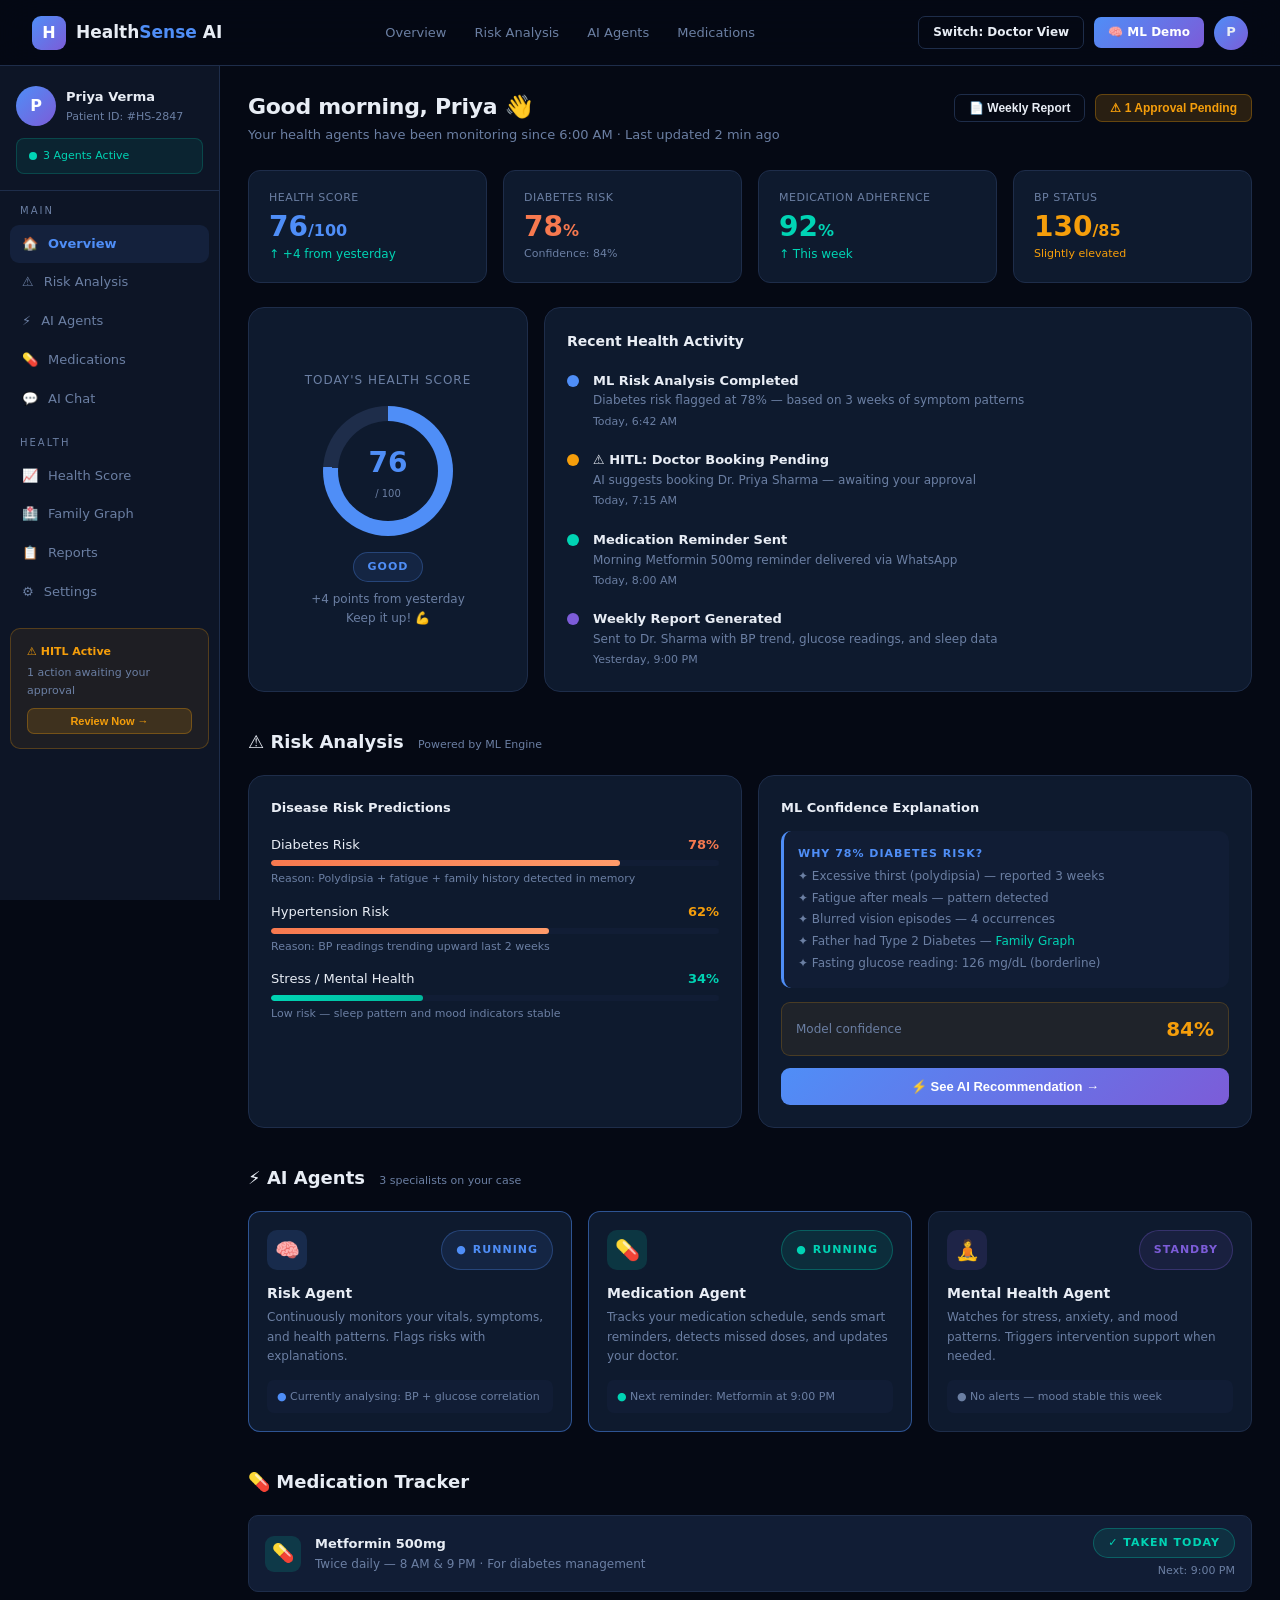
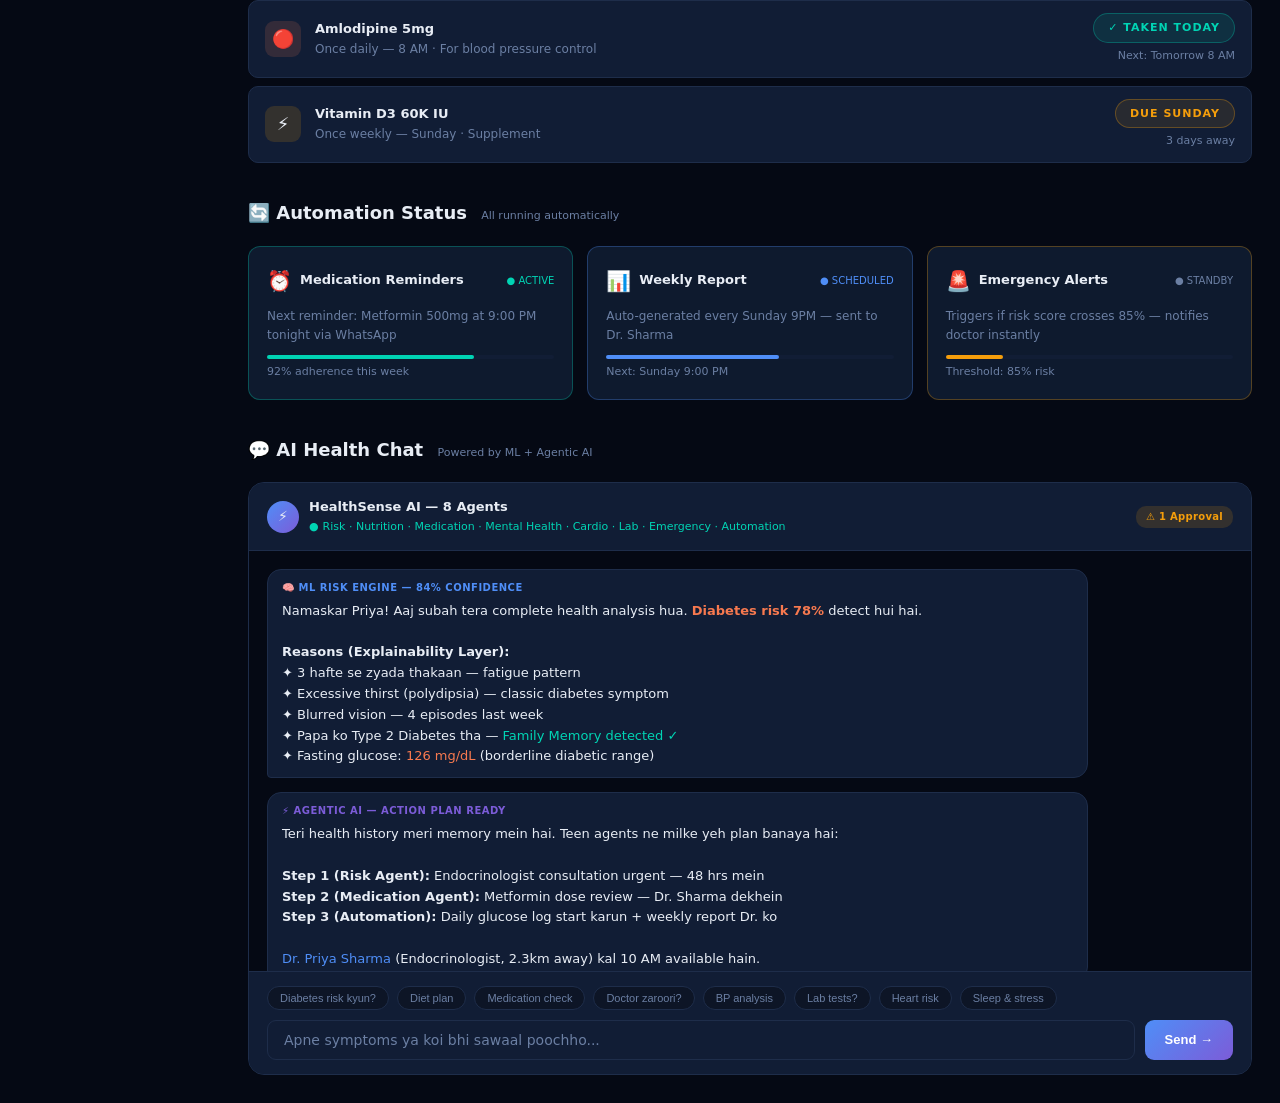
<file: frontend/pages/patient-dashboard.html>
<!DOCTYPE html>
<html lang="en">
<head>
  <meta charset="UTF-8"/>
  <meta name="viewport" content="width=device-width, initial-scale=1.0"/>
  <title>Patient Dashboard — HealthSense AI</title>
  <link rel="stylesheet" href="../style.css"/>
  <style>
    /* ── PAGE-SPECIFIC STYLES ── */
    .health-score-ring {
      width: 130px; height: 130px;
      border-radius: 50%;
      background: conic-gradient(#4f8ef7 0% 76%, #1e2d4a 76% 100%);
      display: flex; align-items: center; justify-content: center;
      position: relative;
    }
    .health-score-ring::before {
      content: ''; position: absolute;
      width: 100px; height: 100px;
      background: var(--card); border-radius: 50%;
    }
    .health-score-inner {
      position: relative; z-index: 1; text-align: center;
    }

    .agent-card {
      background: var(--card); border: 1px solid var(--border);
      border-radius: var(--radius); padding: 18px;
      transition: border-color 0.3s;
    }
    .agent-card.running { border-color: rgba(79,142,247,0.5); }
    .agent-card.idle    { border-color: var(--border); }

    .chat-bubble-user {
      background: rgba(79,142,247,0.12); border: 1px solid rgba(79,142,247,0.2);
      border-radius: 14px 14px 4px 14px; padding: 10px 14px;
      font-size: 13px; max-width: 80%; margin-left: auto;
    }
    .chat-bubble-ai {
      background: var(--surface2); border: 1px solid var(--border);
      border-radius: 14px 14px 14px 4px; padding: 10px 14px;
      font-size: 13px; max-width: 85%;
    }
    .chat-bubble-hitl {
      background: rgba(245,158,11,0.08); border: 1px solid rgba(245,158,11,0.35);
      border-radius: 12px; padding: 12px 16px; font-size: 13px;
    }

    .risk-bar-wrap { margin-bottom: 14px; }
    .risk-label-row { display: flex; justify-content: space-between; margin-bottom: 5px; font-size: 13px; }

    .med-item {
      display: flex; align-items: center; gap: 14px;
      padding: 12px 16px; background: var(--surface2);
      border: 1px solid var(--border); border-radius: 10px; margin-bottom: 8px;
    }
    .med-icon {
      width: 36px; height: 36px; border-radius: 9px;
      display: flex; align-items: center; justify-content: center; font-size: 18px;
      flex-shrink: 0;
    }

    .timeline-item { display: flex; gap: 14px; margin-bottom: 20px; }
    .timeline-dot {
      width: 12px; height: 12px; border-radius: 50%;
      margin-top: 4px; flex-shrink: 0;
    }
    .timeline-line {
      width: 2px; background: var(--border);
      margin: 16px 0 0 5px; flex-shrink: 0;
    }
  </style>
</head>
<body>

<!-- ── NAVBAR ── -->
<nav class="navbar">
  <a href="../index.html" class="nav-logo">
    <div class="nav-logo-icon">H</div>
    <div class="nav-logo-text">Health<span>Sense</span> AI</div>
  </a>
  <ul class="nav-links">
    <li><a href="#overview" class="active">Overview</a></li>
    <li><a href="#risk">Risk Analysis</a></li>
    <li><a href="#agents">AI Agents</a></li>
    <li><a href="#medications">Medications</a></li>
  </ul>
  <div style="display:flex; gap:10px; align-items:center;">
    <a href="doctor-dashboard.html" class="btn btn-outline btn-sm">Switch: Doctor View</a>
    <a href="../pages/ml-demo.html" class="btn btn-primary btn-sm">🧠 ML Demo</a>
    <div style="width:34px;height:34px;background:linear-gradient(135deg,#4f8ef7,#7c5cd8);border-radius:50%;display:flex;align-items:center;justify-content:center;font-size:13px;font-weight:800;cursor:pointer;">P</div>
  </div>
</nav>

<!-- ── DASHBOARD BODY ── -->
<div style="display:grid; grid-template-columns:220px 1fr; min-height:100vh; padding-top:66px;">

  <!-- SIDEBAR -->
  <aside style="background:var(--surface); border-right:1px solid var(--border); padding:20px 0; position:sticky; top:66px; height:calc(100vh - 66px); overflow-y:auto;">
    <div style="padding:0 16px 16px; border-bottom:1px solid var(--border); margin-bottom:12px;">
      <div style="display:flex;align-items:center;gap:10px;">
        <div style="width:40px;height:40px;background:linear-gradient(135deg,#4f8ef7,#7c5cd8);border-radius:50%;display:flex;align-items:center;justify-content:center;font-size:16px;font-weight:800;color:#fff;">P</div>
        <div>
          <div style="font-size:13px;font-weight:700;">Priya Verma</div>
          <div style="font-size:11px;color:var(--muted);">Patient ID: #HS-2847</div>
        </div>
      </div>
      <div style="margin-top:12px;padding:8px 12px;background:rgba(0,212,180,0.08);border:1px solid rgba(0,212,180,0.2);border-radius:8px;display:flex;align-items:center;gap:6px;">
        <span class="status-dot dot-green pulse-anim"></span>
        <span style="font-size:11px;color:var(--accent3);">3 Agents Active</span>
      </div>
    </div>

    <div style="font-size:10px;letter-spacing:2px;text-transform:uppercase;color:var(--muted);padding:0 20px 6px;">Main</div>
    <ul style="list-style:none;padding:0 10px;margin-bottom:16px;">
      <li><a href="#overview" style="display:flex;align-items:center;gap:10px;padding:9px 12px;border-radius:9px;color:var(--accent);background:rgba(79,142,247,0.1);font-size:13px;font-weight:600;"><span>🏠</span> Overview</a></li>
      <li><a href="#risk" style="display:flex;align-items:center;gap:10px;padding:9px 12px;border-radius:9px;color:var(--muted);font-size:13px;transition:background 0.2s;"><span>⚠️</span> Risk Analysis</a></li>
      <li><a href="#agents" style="display:flex;align-items:center;gap:10px;padding:9px 12px;border-radius:9px;color:var(--muted);font-size:13px;transition:background 0.2s;"><span>⚡</span> AI Agents</a></li>
      <li><a href="#medications" style="display:flex;align-items:center;gap:10px;padding:9px 12px;border-radius:9px;color:var(--muted);font-size:13px;transition:background 0.2s;"><span>💊</span> Medications</a></li>
      <li><a href="#chat" style="display:flex;align-items:center;gap:10px;padding:9px 12px;border-radius:9px;color:var(--muted);font-size:13px;transition:background 0.2s;"><span>💬</span> AI Chat</a></li>
    </ul>

    <div style="font-size:10px;letter-spacing:2px;text-transform:uppercase;color:var(--muted);padding:0 20px 6px;">Health</div>
    <ul style="list-style:none;padding:0 10px;">
      <li><a href="#overview" style="display:flex;align-items:center;gap:10px;padding:9px 12px;border-radius:9px;color:var(--muted);font-size:13px;"><span>📈</span> Health Score</a></li>
      <li><a href="#" onclick="openFamilyGraph();return false;" style="display:flex;align-items:center;gap:10px;padding:9px 12px;border-radius:9px;color:var(--muted);font-size:13px;"><span>🏥</span> Family Graph</a></li>
      <li><a href="#" onclick="openReports();return false;" style="display:flex;align-items:center;gap:10px;padding:9px 12px;border-radius:9px;color:var(--muted);font-size:13px;"><span>📋</span> Reports</a></li>
      <li><a href="#" onclick="openSettings();return false;" style="display:flex;align-items:center;gap:10px;padding:9px 12px;border-radius:9px;color:var(--muted);font-size:13px;"><span>⚙️</span> Settings</a></li>
    </ul>

    <div style="padding:14px 16px;margin:16px 10px 0;background:rgba(245,158,11,0.07);border:1px solid rgba(245,158,11,0.25);border-radius:10px;">
      <div style="font-size:11px;font-weight:700;color:#f59e0b;margin-bottom:4px;">⚠️ HITL Active</div>
      <div style="font-size:11px;color:var(--muted);">1 action awaiting your approval</div>
      <button onclick="triggerHITL()" style="margin-top:8px;width:100%;padding:6px;background:rgba(245,158,11,0.15);border:1px solid rgba(245,158,11,0.3);color:#f59e0b;border-radius:7px;font-size:11px;font-weight:600;cursor:pointer;">Review Now →</button>
    </div>
  </aside>

  <!-- MAIN CONTENT -->
  <main style="padding:28px; overflow-y:auto;">

    <!-- ── SECTION: OVERVIEW ── -->
    <section id="overview" style="margin-bottom:36px;">
      <div style="display:flex;justify-content:space-between;align-items:flex-start;margin-bottom:24px;flex-wrap:wrap;gap:12px;">
        <div>
          <h1 style="font-size:22px;font-weight:800;margin-bottom:4px;">Good morning, Priya 👋</h1>
          <p style="font-size:13px;color:var(--muted);">Your health agents have been monitoring since 6:00 AM · Last updated 2 min ago</p>
        </div>
        <div style="display:flex;gap:10px;">
          <button onclick="generateWeeklyReport()" class="btn btn-outline btn-sm">📄 Weekly Report</button>
          <button onclick="triggerHITL()" class="btn btn-warning btn-sm">⚠ 1 Approval Pending</button>
        </div>
      </div>

      <!-- Metrics Row -->
      <div style="display:grid;grid-template-columns:repeat(4,1fr);gap:16px;margin-bottom:24px;">
        <div class="metric-card">
          <div class="metric-label">Health Score</div>
          <div class="metric-value" style="color:#4f8ef7;">76<span style="font-size:16px;">/100</span></div>
          <div class="metric-change up">↑ +4 from yesterday</div>
        </div>
        <div class="metric-card">
          <div class="metric-label">Diabetes Risk</div>
          <div class="metric-value" style="color:#f7794f;">78<span style="font-size:16px;">%</span></div>
          <div style="font-size:11px;color:var(--muted);margin-top:3px;">Confidence: 84%</div>
        </div>
        <div class="metric-card">
          <div class="metric-label">Medication Adherence</div>
          <div class="metric-value" style="color:#00d4b4;">92<span style="font-size:16px;">%</span></div>
          <div class="metric-change up">↑ This week</div>
        </div>
        <div class="metric-card">
          <div class="metric-label">BP Status</div>
          <div class="metric-value" style="color:#f59e0b;">130<span style="font-size:16px;">/85</span></div>
          <div style="font-size:11px;color:#f59e0b;margin-top:3px;">Slightly elevated</div>
        </div>
      </div>

      <!-- Health Score + Activity -->
      <div style="display:grid;grid-template-columns:280px 1fr;gap:16px;">
        <!-- Score Ring -->
        <div class="card card-body" style="display:flex;flex-direction:column;align-items:center;justify-content:center;gap:16px;padding:28px;">
          <div style="font-size:12px;color:var(--muted);letter-spacing:1px;text-transform:uppercase;">Today's Health Score</div>
          <div class="health-score-ring float-anim">
            <div class="health-score-inner">
              <div style="font-size:28px;font-weight:900;color:#4f8ef7;">76</div>
              <div style="font-size:10px;color:var(--muted);">/ 100</div>
            </div>
          </div>
          <div style="text-align:center;">
            <span class="badge badge-blue">Good</span>
            <div style="font-size:12px;color:var(--muted);margin-top:8px;">+4 points from yesterday<br>Keep it up! 💪</div>
          </div>
        </div>

        <!-- Recent Activity -->
        <div class="card card-body">
          <div style="font-size:14px;font-weight:700;margin-bottom:18px;">Recent Health Activity</div>
          <div class="timeline-item">
            <div>
              <div class="timeline-dot" style="background:#4f8ef7;margin-top:4px;"></div>
            </div>
            <div>
              <div style="font-size:13px;font-weight:600;">ML Risk Analysis Completed</div>
              <div style="font-size:12px;color:var(--muted);">Diabetes risk flagged at 78% — based on 3 weeks of symptom patterns</div>
              <div style="font-size:11px;color:var(--muted);margin-top:2px;">Today, 6:42 AM</div>
            </div>
          </div>
          <div class="timeline-item">
            <div>
              <div class="timeline-dot" style="background:#f59e0b;margin-top:4px;"></div>
            </div>
            <div>
              <div style="font-size:13px;font-weight:600;">⚠️ HITL: Doctor Booking Pending</div>
              <div style="font-size:12px;color:var(--muted);">AI suggests booking Dr. Priya Sharma — awaiting your approval</div>
              <div style="font-size:11px;color:var(--muted);margin-top:2px;">Today, 7:15 AM</div>
            </div>
          </div>
          <div class="timeline-item">
            <div>
              <div class="timeline-dot" style="background:#00d4b4;margin-top:4px;"></div>
            </div>
            <div>
              <div style="font-size:13px;font-weight:600;">Medication Reminder Sent</div>
              <div style="font-size:12px;color:var(--muted);">Morning Metformin 500mg reminder delivered via WhatsApp</div>
              <div style="font-size:11px;color:var(--muted);margin-top:2px;">Today, 8:00 AM</div>
            </div>
          </div>
          <div class="timeline-item" style="margin-bottom:0;">
            <div>
              <div class="timeline-dot" style="background:#7c5cd8;margin-top:4px;"></div>
            </div>
            <div>
              <div style="font-size:13px;font-weight:600;">Weekly Report Generated</div>
              <div style="font-size:12px;color:var(--muted);">Sent to Dr. Sharma with BP trend, glucose readings, and sleep data</div>
              <div style="font-size:11px;color:var(--muted);margin-top:2px;">Yesterday, 9:00 PM</div>
            </div>
          </div>
        </div>
      </div>
    </section>

    <!-- ── SECTION: RISK ANALYSIS ── -->
    <section id="risk" style="margin-bottom:36px;">
      <div style="font-size:18px;font-weight:800;margin-bottom:18px;">⚠️ Risk Analysis <span style="font-size:11px;color:var(--muted);font-weight:400;margin-left:8px;">Powered by ML Engine</span></div>
      <div style="display:grid;grid-template-columns:1fr 1fr;gap:16px;">

        <div class="card card-body">
          <div style="font-size:13px;font-weight:700;margin-bottom:16px;">Disease Risk Predictions</div>
          <div class="risk-bar-wrap">
            <div class="risk-label-row">
              <span>Diabetes Risk</span>
              <span style="color:#f7794f;font-weight:700;">78%</span>
            </div>
            <div class="progress-bar">
              <div class="progress-fill progress-orange" data-width="78" style="width:0%"></div>
            </div>
            <div style="font-size:11px;color:var(--muted);margin-top:4px;">Reason: Polydipsia + fatigue + family history detected in memory</div>
          </div>
          <div class="risk-bar-wrap">
            <div class="risk-label-row">
              <span>Hypertension Risk</span>
              <span style="color:#f59e0b;font-weight:700;">62%</span>
            </div>
            <div class="progress-bar">
              <div class="progress-fill progress-orange" data-width="62" style="width:0%"></div>
            </div>
            <div style="font-size:11px;color:var(--muted);margin-top:4px;">Reason: BP readings trending upward last 2 weeks</div>
          </div>
          <div class="risk-bar-wrap" style="margin-bottom:0;">
            <div class="risk-label-row">
              <span>Stress / Mental Health</span>
              <span style="color:#00d4b4;font-weight:700;">34%</span>
            </div>
            <div class="progress-bar">
              <div class="progress-fill progress-green" data-width="34" style="width:0%"></div>
            </div>
            <div style="font-size:11px;color:var(--muted);margin-top:4px;">Low risk — sleep pattern and mood indicators stable</div>
          </div>
        </div>

        <div class="card card-body">
          <div style="font-size:13px;font-weight:700;margin-bottom:12px;">ML Confidence Explanation</div>
          <div style="background:var(--surface2);border-radius:10px;padding:14px;border-left:3px solid #4f8ef7;margin-bottom:14px;">
            <div style="font-size:11px;color:var(--accent);font-weight:700;letter-spacing:1px;margin-bottom:4px;">WHY 78% DIABETES RISK?</div>
            <div style="font-size:12px;color:var(--muted);line-height:1.8;">
              ✦ Excessive thirst (polydipsia) — reported 3 weeks<br>
              ✦ Fatigue after meals — pattern detected<br>
              ✦ Blurred vision episodes — 4 occurrences<br>
              ✦ Father had Type 2 Diabetes — <span style="color:#00d4b4;">Family Graph</span><br>
              ✦ Fasting glucose reading: 126 mg/dL (borderline)
            </div>
          </div>
          <div style="display:flex;align-items:center;justify-content:space-between;padding:10px 14px;background:rgba(245,158,11,0.07);border:1px solid rgba(245,158,11,0.2);border-radius:9px;">
            <div style="font-size:12px;color:var(--muted);">Model confidence</div>
            <div style="font-size:20px;font-weight:900;color:#f59e0b;">84%</div>
          </div>
          <button onclick="triggerHITL()" style="width:100%;margin-top:12px;padding:11px;background:linear-gradient(135deg,#4f8ef7,#7c5cd8);color:#fff;border:none;border-radius:9px;font-size:13px;font-weight:700;cursor:pointer;">⚡ See AI Recommendation →</button>
        </div>
      </div>
    </section>

    <!-- ── SECTION: AI AGENTS ── -->
    <section id="agents" style="margin-bottom:36px;">
      <div style="font-size:18px;font-weight:800;margin-bottom:18px;">⚡ AI Agents <span style="font-size:11px;color:var(--muted);font-weight:400;margin-left:8px;">3 specialists on your case</span></div>
      <div style="display:grid;grid-template-columns:repeat(3,1fr);gap:16px;">

        <div class="agent-card running">
          <div style="display:flex;justify-content:space-between;margin-bottom:12px;">
            <div style="width:40px;height:40px;background:rgba(79,142,247,0.15);border-radius:10px;display:flex;align-items:center;justify-content:center;font-size:20px;">🧠</div>
            <span class="badge badge-blue"><span class="pulse-anim">●</span> Running</span>
          </div>
          <div style="font-size:14px;font-weight:700;margin-bottom:4px;">Risk Agent</div>
          <div style="font-size:12px;color:var(--muted);margin-bottom:14px;">Continuously monitors your vitals, symptoms, and health patterns. Flags risks with explanations.</div>
          <div style="font-size:11px;color:var(--muted);background:var(--surface2);padding:8px 10px;border-radius:7px;">
            <span style="color:#4f8ef7;">●</span> Currently analysing: BP + glucose correlation
          </div>
        </div>

        <div class="agent-card running">
          <div style="display:flex;justify-content:space-between;margin-bottom:12px;">
            <div style="width:40px;height:40px;background:rgba(0,212,180,0.15);border-radius:10px;display:flex;align-items:center;justify-content:center;font-size:20px;">💊</div>
            <span class="badge badge-green"><span class="pulse-anim">●</span> Running</span>
          </div>
          <div style="font-size:14px;font-weight:700;margin-bottom:4px;">Medication Agent</div>
          <div style="font-size:12px;color:var(--muted);margin-bottom:14px;">Tracks your medication schedule, sends smart reminders, detects missed doses, and updates your doctor.</div>
          <div style="font-size:11px;color:var(--muted);background:var(--surface2);padding:8px 10px;border-radius:7px;">
            <span style="color:#00d4b4;">●</span> Next reminder: Metformin at 9:00 PM
          </div>
        </div>

        <div class="agent-card idle">
          <div style="display:flex;justify-content:space-between;margin-bottom:12px;">
            <div style="width:40px;height:40px;background:rgba(124,92,216,0.15);border-radius:10px;display:flex;align-items:center;justify-content:center;font-size:20px;">🧘</div>
            <span class="badge badge-purple">Standby</span>
          </div>
          <div style="font-size:14px;font-weight:700;margin-bottom:4px;">Mental Health Agent</div>
          <div style="font-size:12px;color:var(--muted);margin-bottom:14px;">Watches for stress, anxiety, and mood patterns. Triggers intervention support when needed.</div>
          <div style="font-size:11px;color:var(--muted);background:var(--surface2);padding:8px 10px;border-radius:7px;">
            <span style="color:var(--muted);">●</span> No alerts — mood stable this week
          </div>
        </div>
      </div>
    </section>

    <!-- ── SECTION: MEDICATIONS ── -->
    <section id="medications" style="margin-bottom:36px;">
      <div style="font-size:18px;font-weight:800;margin-bottom:18px;">💊 Medication Tracker</div>
      <div class="med-item">
        <div class="med-icon" style="background:rgba(0,212,180,0.15);">💊</div>
        <div style="flex:1;">
          <div style="font-size:13px;font-weight:700;">Metformin 500mg</div>
          <div style="font-size:12px;color:var(--muted);">Twice daily — 8 AM &amp; 9 PM · For diabetes management</div>
        </div>
        <div style="text-align:right;">
          <span class="badge badge-green">✓ Taken Today</span>
          <div style="font-size:11px;color:var(--muted);margin-top:4px;">Next: 9:00 PM</div>
        </div>
      </div>
      <div class="med-item">
        <div class="med-icon" style="background:rgba(247,121,79,0.15);">🔴</div>
        <div style="flex:1;">
          <div style="font-size:13px;font-weight:700;">Amlodipine 5mg</div>
          <div style="font-size:12px;color:var(--muted);">Once daily — 8 AM · For blood pressure control</div>
        </div>
        <div style="text-align:right;">
          <span class="badge badge-green">✓ Taken Today</span>
          <div style="font-size:11px;color:var(--muted);margin-top:4px;">Next: Tomorrow 8 AM</div>
        </div>
      </div>
      <div class="med-item">
        <div class="med-icon" style="background:rgba(245,158,11,0.15);">⚡</div>
        <div style="flex:1;">
          <div style="font-size:13px;font-weight:700;">Vitamin D3 60K IU</div>
          <div style="font-size:12px;color:var(--muted);">Once weekly — Sunday · Supplement</div>
        </div>
        <div style="text-align:right;">
          <span class="badge badge-yellow">Due Sunday</span>
          <div style="font-size:11px;color:var(--muted);margin-top:4px;">3 days away</div>
        </div>
      </div>
    </section>

    <!-- ── SECTION: AUTOMATION STATUS ── -->
    <section id="automation" style="margin-bottom:36px;">
      <div style="font-size:18px;font-weight:800;margin-bottom:18px;">🔄 Automation Status <span style="font-size:11px;color:var(--muted);font-weight:400;margin-left:8px;">All running automatically</span></div>
      <div style="display:grid;grid-template-columns:repeat(3,1fr);gap:14px;">
        <div style="background:var(--card);border:1px solid rgba(0,212,180,0.3);border-radius:12px;padding:18px;">
          <div style="display:flex;align-items:center;gap:8px;margin-bottom:10px;">
            <span style="font-size:20px;">⏰</span>
            <div style="font-size:13px;font-weight:700;">Medication Reminders</div>
            <span class="pulse-anim" style="color:#00d4b4;margin-left:auto;font-size:10px;">● ACTIVE</span>
          </div>
          <div style="font-size:12px;color:var(--muted);margin-bottom:10px;">Next reminder: Metformin 500mg at 9:00 PM tonight via WhatsApp</div>
          <div style="height:4px;background:var(--surface2);border-radius:2px;"><div style="width:72%;height:100%;background:#00d4b4;border-radius:2px;"></div></div>
          <div style="font-size:11px;color:var(--muted);margin-top:4px;">92% adherence this week</div>
        </div>
        <div style="background:var(--card);border:1px solid rgba(79,142,247,0.3);border-radius:12px;padding:18px;">
          <div style="display:flex;align-items:center;gap:8px;margin-bottom:10px;">
            <span style="font-size:20px;">📊</span>
            <div style="font-size:13px;font-weight:700;">Weekly Report</div>
            <span class="pulse-anim" style="color:#4f8ef7;margin-left:auto;font-size:10px;">● SCHEDULED</span>
          </div>
          <div style="font-size:12px;color:var(--muted);margin-bottom:10px;">Auto-generated every Sunday 9PM — sent to Dr. Sharma</div>
          <div style="height:4px;background:var(--surface2);border-radius:2px;"><div style="width:60%;height:100%;background:#4f8ef7;border-radius:2px;"></div></div>
          <div style="font-size:11px;color:var(--muted);margin-top:4px;">Next: Sunday 9:00 PM</div>
        </div>
        <div style="background:var(--card);border:1px solid rgba(245,158,11,0.3);border-radius:12px;padding:18px;">
          <div style="display:flex;align-items:center;gap:8px;margin-bottom:10px;">
            <span style="font-size:20px;">🚨</span>
            <div style="font-size:13px;font-weight:700;">Emergency Alerts</div>
            <span style="color:var(--muted);margin-left:auto;font-size:10px;">● STANDBY</span>
          </div>
          <div style="font-size:12px;color:var(--muted);margin-bottom:10px;">Triggers if risk score crosses 85% — notifies doctor instantly</div>
          <div style="height:4px;background:var(--surface2);border-radius:2px;"><div style="width:20%;height:100%;background:#f59e0b;border-radius:2px;"></div></div>
          <div style="font-size:11px;color:var(--muted);margin-top:4px;">Threshold: 85% risk</div>
        </div>
      </div>
    </section>

    <!-- ── SECTION: AI CHAT ── -->
    <section id="chat">
      <div style="font-size:18px;font-weight:800;margin-bottom:18px;">💬 AI Health Chat
        <span style="font-size:11px;color:var(--muted);font-weight:400;margin-left:8px;">Powered by ML + Agentic AI</span>
      </div>
      <div class="card" style="padding:0;overflow:hidden;">
        <div style="background:var(--surface2);border-bottom:1px solid var(--border);padding:14px 18px;display:flex;align-items:center;gap:10px;">
          <div style="width:32px;height:32px;background:linear-gradient(135deg,#4f8ef7,#7c5cd8);border-radius:50%;display:flex;align-items:center;justify-content:center;font-size:14px;">⚡</div>
          <div>
            <div style="font-size:13px;font-weight:700;">HealthSense AI — 8 Agents</div>
            <div style="font-size:11px;color:var(--accent3);display:flex;align-items:center;gap:4px;"><span class="pulse-anim">●</span> Risk · Nutrition · Medication · Mental Health · Cardio · Lab · Emergency · Automation</div>
          </div>
          <span class="tag tag-yellow" style="margin-left:auto;cursor:pointer;" onclick="triggerHITL()">⚠ 1 Approval</span>
        </div>
        <div id="chat-messages" style="padding:18px;display:flex;flex-direction:column;gap:14px;min-height:320px;max-height:420px;overflow-y:auto;background:var(--bg);">
          <div class="chat-bubble-ai">
            <div style="font-size:10px;color:var(--accent);margin-bottom:5px;font-weight:700;letter-spacing:0.5px;">🧠 ML RISK ENGINE — 84% CONFIDENCE</div>
            Namaskar Priya! Aaj subah tera complete health analysis hua. <strong style="color:#f7794f;">Diabetes risk 78%</strong> detect hui hai.<br><br>
            <strong>Reasons (Explainability Layer):</strong><br>
            ✦ 3 hafte se zyada thakaan — fatigue pattern<br>
            ✦ Excessive thirst (polydipsia) — classic diabetes symptom<br>
            ✦ Blurred vision — 4 episodes last week<br>
            ✦ Papa ko Type 2 Diabetes tha — <span style="color:#00d4b4;">Family Memory detected ✓</span><br>
            ✦ Fasting glucose: <span style="color:#f7794f;">126 mg/dL</span> (borderline diabetic range)
          </div>
          <div class="chat-bubble-ai">
            <div style="font-size:10px;color:var(--accent2);margin-bottom:5px;font-weight:700;letter-spacing:0.5px;">⚡ AGENTIC AI — ACTION PLAN READY</div>
            Teri health history meri memory mein hai. Teen agents ne milke yeh plan banaya hai:<br><br>
            <strong>Step 1 (Risk Agent):</strong> Endocrinologist consultation urgent — 48 hrs mein<br>
            <strong>Step 2 (Medication Agent):</strong> Metformin dose review — Dr. Sharma dekhein<br>
            <strong>Step 3 (Automation):</strong> Daily glucose log start karun + weekly report Dr. ko<br><br>
            <span style="color:#4f8ef7;">Dr. Priya Sharma</span> (Endocrinologist, 2.3km away) kal 10 AM available hain.
          </div>
          <div class="chat-bubble-hitl" id="hitl-chat-msg">
            <div style="font-size:11px;color:#f59e0b;font-weight:700;margin-bottom:8px;">🧑‍💼 HUMAN-IN-THE-LOOP — Tera Decision Chahiye</div>
            <div style="font-size:13px;margin-bottom:12px;">AI ne suggest kiya: <strong>Dr. Priya Sharma ka appointment kal 10 AM</strong> book karun aur daily glucose reminder set karun?</div>
            <div style="display:flex;gap:8px;">
              <button onclick="approveBooking()" style="flex:1;padding:9px;background:linear-gradient(135deg,#4f8ef7,#7c5cd8);color:#fff;border:none;border-radius:8px;font-size:13px;font-weight:700;cursor:pointer;">✓ Haan, Book karo</button>
              <button onclick="rejectBooking()" style="flex:1;padding:9px;background:transparent;border:1px solid var(--border);color:var(--text);border-radius:8px;font-size:13px;cursor:pointer;">✗ Abhi nahi</button>
            </div>
          </div>
        </div>
        <div style="border-top:1px solid var(--border);padding:14px 18px;background:var(--surface2);">
          <div style="display:flex;gap:8px;margin-bottom:10px;flex-wrap:wrap;">
            <button onclick="quickAsk('Mera diabetes risk kyun badh raha hai?')" style="font-size:11px;padding:5px 12px;background:var(--surface);border:1px solid var(--border);color:var(--muted);border-radius:20px;cursor:pointer;">Diabetes risk kyun?</button>
            <button onclick="quickAsk('Mujhe kaunsi diet follow karni chahiye?')" style="font-size:11px;padding:5px 12px;background:var(--surface);border:1px solid var(--border);color:var(--muted);border-radius:20px;cursor:pointer;">Diet plan</button>
            <button onclick="quickAsk('Meri medication sahi hai?')" style="font-size:11px;padding:5px 12px;background:var(--surface);border:1px solid var(--border);color:var(--muted);border-radius:20px;cursor:pointer;">Medication check</button>
            <button onclick="quickAsk('Kya mujhe abhi doctor ke paas jaana chahiye?')" style="font-size:11px;padding:5px 12px;background:var(--surface);border:1px solid var(--border);color:var(--muted);border-radius:20px;cursor:pointer;">Doctor zaroori?</button>
            <button onclick="quickAsk('Mera blood pressure kaisa hai?')" style="font-size:11px;padding:5px 12px;background:var(--surface);border:1px solid var(--border);color:var(--muted);border-radius:20px;cursor:pointer;">BP analysis</button>
            <button onclick="quickAsk('Mujhe kaunse lab tests karwane chahiye?')" style="font-size:11px;padding:5px 12px;background:var(--surface);border:1px solid var(--border);color:var(--muted);border-radius:20px;cursor:pointer;">Lab tests?</button>
            <button onclick="quickAsk('Heart risk kitna hai mera?')" style="font-size:11px;padding:5px 12px;background:var(--surface);border:1px solid var(--border);color:var(--muted);border-radius:20px;cursor:pointer;">Heart risk</button>
            <button onclick="quickAsk('Neend aur stress ke baare mein batao')" style="font-size:11px;padding:5px 12px;background:var(--surface);border:1px solid var(--border);color:var(--muted);border-radius:20px;cursor:pointer;">Sleep & stress</button>
          </div>
          <div style="display:flex;gap:10px;">
            <input id="chat-input" class="input" placeholder="Apne symptoms ya koi bhi sawaal poochho..." style="flex:1;"/>
            <button onclick="sendMessage()" class="btn btn-primary">Send →</button>
          </div>
        </div>
      </div>
    </section>

  </main>
</div>

<script src="../js/main.js"></script>
<script>
  // ── Safe wrapper — works even before main.js loads ──
  function showToast(msg, type) {
    if (window.HS && HS.showToast) { HS.showToast(msg, type); return; }
    // Fallback if HS not ready
    const d = document.createElement('div');
    d.style.cssText = 'position:fixed;bottom:24px;right:24px;z-index:9999;background:#0d1526;border:1px solid #4f8ef7;color:#e8edf5;padding:14px 20px;border-radius:12px;font-size:13px;font-weight:600;';
    d.textContent = msg;
    document.body.appendChild(d);
    setTimeout(() => d.remove(), 3000);
  }

  // ── Settings modal ──
  function openSettings() {
    const modal = document.createElement('div');
    modal.id = 'settings-modal';
    modal.style.cssText = 'position:fixed;inset:0;z-index:999;background:rgba(5,9,20,0.85);backdrop-filter:blur(8px);display:flex;align-items:center;justify-content:center;padding:24px;';
    modal.innerHTML = `
      <div style="background:#0d1526;border:1px solid #1e2d4a;border-radius:18px;padding:32px;max-width:460px;width:100%;">
        <div style="display:flex;justify-content:space-between;align-items:center;margin-bottom:22px;">
          <div style="font-size:17px;font-weight:800;">⚙️ Settings</div>
          <button onclick="document.getElementById('settings-modal').remove()" style="background:#111d35;border:1px solid #1e2d4a;color:#e8edf5;width:32px;height:32px;border-radius:8px;font-size:16px;cursor:pointer;">✕</button>
        </div>
        <div style="display:flex;flex-direction:column;gap:14px;">
          <div style="padding:14px;background:#111d35;border:1px solid #1e2d4a;border-radius:10px;">
            <div style="font-size:12px;font-weight:700;margin-bottom:8px;">🔔 Notification Preferences</div>
            <label style="display:flex;align-items:center;gap:10px;font-size:13px;color:#6b7fa3;cursor:pointer;"><input type="checkbox" checked style="accent-color:#4f8ef7;width:15px;height:15px;"> Medication reminders (WhatsApp)</label>
            <label style="display:flex;align-items:center;gap:10px;font-size:13px;color:#6b7fa3;cursor:pointer;margin-top:8px;"><input type="checkbox" checked style="accent-color:#4f8ef7;width:15px;height:15px;"> Weekly health report to doctor</label>
            <label style="display:flex;align-items:center;gap:10px;font-size:13px;color:#6b7fa3;cursor:pointer;margin-top:8px;"><input type="checkbox" style="accent-color:#4f8ef7;width:15px;height:15px;"> Emergency alert to family</label>
          </div>
          <div style="padding:14px;background:#111d35;border:1px solid #1e2d4a;border-radius:10px;">
            <div style="font-size:12px;font-weight:700;margin-bottom:8px;">🔒 Privacy & Data</div>
            <label style="display:flex;align-items:center;gap:10px;font-size:13px;color:#6b7fa3;cursor:pointer;"><input type="checkbox" checked style="accent-color:#4f8ef7;width:15px;height:15px;"> Store health history in AI memory</label>
            <label style="display:flex;align-items:center;gap:10px;font-size:13px;color:#6b7fa3;cursor:pointer;margin-top:8px;"><input type="checkbox" style="accent-color:#4f8ef7;width:15px;height:15px;"> Share anonymized data for research</label>
          </div>
          <div style="padding:14px;background:#111d35;border:1px solid #1e2d4a;border-radius:10px;">
            <div style="font-size:12px;font-weight:700;margin-bottom:8px;">🌐 Language</div>
            <select style="width:100%;background:#0e1a2e;border:1px solid #1e2d4a;color:#e8edf5;padding:8px 12px;border-radius:8px;font-size:13px;">
              <option>English</option>
              <option>Hindi (हिंदी)</option>
              <option>Tamil (தமிழ்)</option>
              <option>Telugu (తెలుగు)</option>
            </select>
          </div>
        </div>
        <button onclick="document.getElementById('settings-modal').remove();showToast('Settings saved ✓', 'success')" style="width:100%;margin-top:18px;padding:12px;background:linear-gradient(135deg,#4f8ef7,#7c5cd8);color:#fff;border:none;border-radius:9px;font-size:14px;font-weight:700;cursor:pointer;">Save Settings</button>
      </div>`;
    document.body.appendChild(modal);
  }

  // ── Reports modal ──
  function openReports() {
    const modal = document.createElement('div');
    modal.id = 'reports-modal';
    modal.style.cssText = 'position:fixed;inset:0;z-index:999;background:rgba(5,9,20,0.85);backdrop-filter:blur(8px);display:flex;align-items:center;justify-content:center;padding:24px;';
    modal.innerHTML = `
      <div style="background:#0d1526;border:1px solid #1e2d4a;border-radius:18px;padding:32px;max-width:500px;width:100%;max-height:80vh;overflow-y:auto;">
        <div style="display:flex;justify-content:space-between;align-items:center;margin-bottom:22px;">
          <div style="font-size:17px;font-weight:800;">📋 My Health Reports</div>
          <button onclick="document.getElementById('reports-modal').remove()" style="background:#111d35;border:1px solid #1e2d4a;color:#e8edf5;width:32px;height:32px;border-radius:8px;font-size:16px;cursor:pointer;">✕</button>
        </div>
        ${[
          {title:'Weekly Summary — 14 Jan 2025', tag:'Latest', color:'#00d4b4', desc:'BP stable. Diabetes risk 78%. Medication adherence 92%.'},
          {title:'Weekly Summary — 7 Jan 2025',  tag:'Sent',   color:'#4f8ef7', desc:'BP slightly elevated. Glucose 118 mg/dL. Risk increasing.'},
          {title:'Monthly Report — Dec 2024',    tag:'PDF',    color:'#7c5cd8', desc:'Full health overview. Doctor reviewed and approved.'},
        ].map(r => `
          <div style="padding:14px 16px;background:#0e1a2e;border:1px solid #1e2d4a;border-radius:12px;margin-bottom:10px;display:flex;align-items:center;gap:14px;">
            <span style="font-size:24px;">📄</span>
            <div style="flex:1;">
              <div style="font-size:13px;font-weight:700;">${r.title}</div>
              <div style="font-size:12px;color:#6b7fa3;margin-top:2px;">${r.desc}</div>
            </div>
            <span style="font-size:10px;font-weight:700;padding:3px 10px;border-radius:10px;background:rgba(0,0,0,0.3);color:${r.color};">${r.tag}</span>
          </div>`).join('')}
        <button onclick="document.getElementById('reports-modal').remove();showToast('Latest report downloaded ✓', 'success')" style="width:100%;margin-top:8px;padding:12px;background:linear-gradient(135deg,#4f8ef7,#7c5cd8);color:#fff;border:none;border-radius:9px;font-size:14px;font-weight:700;cursor:pointer;">📥 Download Latest Report</button>
      </div>`;
    document.body.appendChild(modal);
  }

  // ── Weekly Report — generate + AI confirmation ──
  function generateWeeklyReport() {
    const today = new Date();
    const dateStr = today.toLocaleDateString('en-IN', { day:'numeric', month:'long', year:'numeric' });
    // Build the report content in memory
    const reportLines = [
      'HealthSense AI — Weekly Health Summary',
      '========================================',
      'Patient : Priya Verma',
      'Generated: ' + today.toLocaleString(),
      'Period   : Last 7 days',
      '',
      'VITALS SUMMARY',
      '  • BP        : 130/84 mmHg avg  (↑ slightly elevated)',
      '  • Glucose   : 118 mg/dL avg    (↑ pre-diabetic range)',
      '  • Heart Rate: 82 bpm avg       (✓ normal)',
      '  • Sleep     : 6.2 hrs avg      (↓ below target)',
      '',
      'RISK SCORES  (AI ML Engine v3.0)',
      '  • Diabetes       : 78%  HIGH',
      '  • Hypertension   : 62%  MEDIUM',
      '  • Cardiovascular : 45%  MEDIUM',
      '',
      'MEDICATION ADHERENCE',
      '  • Metformin 500mg (2x/day) : 92% ✓',
      '  • Amlodipine 5mg  (1x/day) : 88% ✓',
      '  • Vitamin D3 60K  (weekly) : 100% ✓',
      '',
      'AI AGENT ACTIVITY  (8 active agents)',
      '  • Risk Agent           : 3 high-risk alerts raised',
      '  • Medication Agent     : 14 reminders delivered',
      '  • Nutrition Agent      : 7 meal suggestions sent',
      '  • Cardio Agent         : BP spike detected Day 4',
      '',
      'NOTES FOR DOCTOR',
      '  Patient reports increased thirst + fatigue last 3 days.',
      '  Recommend HbA1c retest and glucose tolerance review.',
      '',
      '-- HealthSense AI v3.0 --'
    ].join('\n');

    // Show AI confirmation modal
    const m = document.createElement('div');
    m.id = 'weekly-report-modal';
    m.style.cssText = 'position:fixed;inset:0;z-index:1000;background:rgba(5,9,20,0.88);backdrop-filter:blur(10px);display:flex;align-items:center;justify-content:center;padding:24px;';
    m.innerHTML = `
      <div style="background:#0d1526;border:1px solid #1e2d4a;border-radius:18px;padding:32px;max-width:500px;width:100%;">
        <div style="display:flex;align-items:center;gap:12px;margin-bottom:6px;">
          <div style="width:40px;height:40px;border-radius:50%;background:linear-gradient(135deg,#4f8ef7,#7c5cd8);display:flex;align-items:center;justify-content:center;font-size:18px;flex-shrink:0;">🤖</div>
          <div>
            <div style="font-size:15px;font-weight:800;">Weekly Report Ready</div>
            <div style="font-size:11px;color:#6b7fa3;">Generated: ${dateStr}</div>
          </div>
        </div>

        <div style="margin:18px 0;padding:14px;background:#0e1a2e;border:1px solid #1e2d4a;border-radius:12px;">
          <div style="font-size:12px;font-weight:700;color:#4f8ef7;margin-bottom:10px;">📊 Report Summary</div>
          <div style="display:grid;grid-template-columns:1fr 1fr;gap:8px;font-size:12px;color:#6b7fa3;">
            <div>🩸 Glucose avg: <strong style="color:#f59e0b;">118 mg/dL</strong></div>
            <div>💊 Adherence: <strong style="color:#00d4b4;">92%</strong></div>
            <div>❤️ BP avg: <strong style="color:#f59e0b;">130/84</strong></div>
            <div>😴 Sleep avg: <strong style="color:#ef4444;">6.2 hrs</strong></div>
            <div>⚠️ Risk (Diabetes): <strong style="color:#ef4444;">78%</strong></div>
            <div>🤖 Agents active: <strong style="color:#4f8ef7;">8/8</strong></div>
          </div>
        </div>

        <div style="padding:14px 16px;background:rgba(79,142,247,0.08);border:1px solid rgba(79,142,247,0.25);border-radius:10px;margin-bottom:18px;">
          <div style="font-size:13px;font-weight:600;color:#4f8ef7;margin-bottom:6px;">🤖 AI Agent says:</div>
          <div style="font-size:13px;color:#b0bfd8;line-height:1.6;">Aapki weekly health report ready hai. Isme BP trend, glucose readings, medication adherence aur risk scores included hain.<br><br><strong style="color:#e8edf5;">Kya main yeh report Dr. Sharma ko bhej dun?</strong></div>
        </div>

        <div style="display:flex;gap:10px;">
          <button onclick="sendReportToDoctor('${dateStr}', document.getElementById('weekly-report-modal'))" style="flex:1;padding:12px;background:linear-gradient(135deg,#4f8ef7,#7c5cd8);color:#fff;border:none;border-radius:9px;font-size:13px;font-weight:700;cursor:pointer;">✅ Haan, Dr. ko bhejo</button>
          <button onclick="downloadReportOnly('${dateStr.replace(/'/g,"\\'")}', document.getElementById('weekly-report-modal'))" style="flex:1;padding:12px;background:#111d35;border:1px solid #1e2d4a;color:#e8edf5;border-radius:9px;font-size:13px;cursor:pointer;">📥 Sirf Download karo</button>
        </div>
        <button onclick="document.getElementById('weekly-report-modal').remove()" style="width:100%;margin-top:10px;padding:10px;background:transparent;border:1px solid #1e2d4a;color:#6b7fa3;border-radius:9px;font-size:13px;cursor:pointer;">Cancel</button>
      </div>`;
    // Store report data on modal for download
    m._reportLines = reportLines;
    document.body.appendChild(m);
  }

  function sendReportToDoctor(dateStr, modal) {
    modal.remove();
    // Add to activity feed
    const feed = document.querySelector('.timeline-item:last-child')?.parentElement;
    if (feed) {
      const item = document.createElement('div');
      item.className = 'timeline-item';
      item.style.marginBottom = '0';
      item.innerHTML = `
        <div><div class="timeline-dot" style="background:#4f8ef7;margin-top:4px;"></div></div>
        <div>
          <div style="font-size:13px;font-weight:600;">Weekly Report Sent ✓</div>
          <div style="font-size:12px;color:var(--muted);">Sent to Dr. Sharma — ${dateStr}</div>
          <div style="font-size:11px;color:var(--muted);margin-top:2px;">Just now</div>
        </div>`;
      feed.appendChild(item);
    }
    showToast('✅ Weekly report Dr. Sharma ko bhej diya! Unhe notification mil gayi.', 'success');
  }

  function downloadReportOnly(dateStr, modal) {
    const lines = modal._reportLines || 'Weekly Health Report\nGenerated: ' + dateStr;
    const blob = new Blob([lines], { type: 'text/plain' });
    const url  = URL.createObjectURL(blob);
    const a    = document.createElement('a');
    a.href = url;
    a.download = 'Weekly_Health_Report_' + dateStr.replace(/\s+/g,'_') + '.txt';
    a.click();
    URL.revokeObjectURL(url);
    modal.remove();
    showToast('📥 Report downloaded!', 'success');
  }

  function triggerHITL() {
    if (window.HS && HS.showApprovalModal) {
      HS.showApprovalModal({
        title: 'Book Appointment with Dr. Priya Sharma',
        description: 'AI has identified a <strong style="color:#f7794f;">78% diabetes risk</strong> based on your recent symptoms. Dr. Priya Sharma (Endocrinologist) is available tomorrow at <strong>10:00 AM</strong> — 2.3km from your location. Shall I confirm this booking and send you a reminder?',
        onYes: () => {
          showToast('✓ Appointment booked! Dr. Sharma — Tomorrow 10 AM. Reminder set.', 'success');
          document.getElementById('hitl-chat-msg').innerHTML = `
            <div style="font-size:11px;color:#00d4b4;font-weight:700;margin-bottom:6px;">✓ Approved — Automation Running</div>
            <div style="font-size:13px;color:var(--muted);">Appointment booked with Dr. Sharma for tomorrow 10 AM. WhatsApp reminder set for 9 AM. Doctor has been notified with your health report.</div>
          `;
        },
        onNo: () => { showToast('Appointment cancelled. AI will not proceed.', 'info'); }
      });
    } else {
      // Fallback inline modal if main.js not loaded
      const m = document.createElement('div');
      m.style.cssText = 'position:fixed;inset:0;z-index:9999;background:rgba(5,9,20,0.88);backdrop-filter:blur(8px);display:flex;align-items:center;justify-content:center;padding:24px;';
      m.innerHTML = `
        <div style="background:#0d1526;border:1px solid #1e2d4a;border-radius:18px;padding:28px;max-width:420px;width:100%;">
          <div style="font-size:11px;color:#f59e0b;font-weight:700;letter-spacing:1px;margin-bottom:10px;">🤖 AI RECOMMENDATION — APPROVAL NEEDED</div>
          <div style="font-size:16px;font-weight:800;margin-bottom:12px;">Book Appointment with Dr. Priya Sharma</div>
          <div style="font-size:13px;color:#6b7fa3;line-height:1.7;margin-bottom:20px;">AI has identified a <strong style="color:#f7794f;">78% diabetes risk</strong>. Dr. Priya Sharma (Endocrinologist) is available tomorrow at <strong style="color:#e8edf5;">10:00 AM</strong> — 2.3km from you. Confirm booking?</div>
          <div style="display:flex;gap:10px;">
            <button onclick="this.closest('div[style*=inset]').remove();approveBooking();" style="flex:1;padding:11px;background:linear-gradient(135deg,#4f8ef7,#7c5cd8);color:#fff;border:none;border-radius:9px;font-size:13px;font-weight:700;cursor:pointer;">✓ Haan, Book karo</button>
            <button onclick="this.closest('div[style*=inset]').remove();showToast('Appointment cancelled.','info');" style="flex:1;padding:11px;background:transparent;border:1px solid #1e2d4a;color:#e8edf5;border-radius:9px;font-size:13px;cursor:pointer;">✗ Abhi nahi</button>
          </div>
        </div>`;
      document.body.appendChild(m);
    }
  }

  function approveBooking() {
    showToast('✓ Appointment booked! Dr. Sharma — Tomorrow 10 AM.', 'success');
    document.getElementById('hitl-chat-msg').innerHTML = `
      <div style="font-size:11px;color:#00d4b4;font-weight:700;margin-bottom:6px;">✓ Approved</div>
      <div style="font-size:13px;color:var(--muted);">Done! Appointment confirmed. Reminder will be sent tomorrow at 9 AM.</div>
    `;
    addChatMessage('ai', '✓ All done! Appointment confirmed with Dr. Sharma for tomorrow 10 AM. I have also sent your latest health report to her. You will get a WhatsApp reminder at 9 AM.', '#00d4b4');
  }

  function rejectBooking() {
    showToast('Understood. Appointment not booked.', 'info');
    document.getElementById('hitl-chat-msg').innerHTML = `
      <div style="font-size:13px;color:var(--muted);">No problem — I will not book the appointment. Let me know when you are ready.</div>
    `;
  }

  // ══════════════════════════════════════════════════════════════════════
  //  AGENTIC AI ENGINE v2.0 — Advanced Multi-Agent Collaboration
  //  Agents: Risk · Nutrition · Medication · Mental Health · Cardio ·
  //          Wellness · Lab · Emergency · Automation Orchestrator
  //  Features: Session memory · Reasoning chains · Confidence scores ·
  //            Multi-turn context · Proactive alerts · Action queues
  // ══════════════════════════════════════════════════════════════════════

  // ── Session Memory (simulates vector DB + long-term patient store) ──
  const PATIENT_MEMORY = {
    name: 'Priya', age: 38, gender: 'F',
    glucose_latest: 126, glucose_7d_avg: 121, glucose_trend: 'rising',
    bp_latest: '130/85', bp_7d_avg: '128/83', bp_trend: '+5 mmHg/14d',
    hba1c_last: 6.1, hba1c_date: '3 months ago',
    sleep_avg: 5.5, sleep_trend: 'worsening',
    weight_kg: 68.4, weight_trend: '+1.2kg/30d', bmi: 27.4,
    spo2: 97, resting_hr: 82,
    diabetes_risk: 78, bp_risk: 45, heart_risk: 32, mental_risk: 41,
    adherence: { metformin: 92, amlodipine: 88, vitD: 'due Sunday' },
    missed_doses_30d: 2,
    family: { papa:'T2 Diabetes age 48', nanaJi:'BP+Heart', naniJi:'T2 Diabetes', mausi:'Thyroid' },
    symptoms_active: ['fatigue(3wk)', 'excessive_thirst', 'blurred_vision(4ep/wk)', 'mild_headache'],
    labs_pending: ['HbA1c', 'Lipid Panel', 'Thyroid TSH'],
    automation_active: ['BP weekly log', 'medication 8AM/9PM reminder', 'sleep tracker', 'weekly Dr report'],
    last_visit: 'Dr. Sharma — 3 months ago',
    conversation_turns: 0,
    flagged_topics: [],
    context_window: []
  };

  // ── Conversation context tracker ──
  function updateContext(userMsg, agentName) {
    PATIENT_MEMORY.conversation_turns++;
    PATIENT_MEMORY.context_window.push({ role:'user', msg: userMsg });
    if (PATIENT_MEMORY.context_window.length > 6) PATIENT_MEMORY.context_window.shift();
  }

  // ── Proactive alert engine — triggers after 3 turns ──
  function checkProactiveAlerts() {
    if (PATIENT_MEMORY.conversation_turns === 3) {
      setTimeout(() => {
        addChatMessage('ai',
          `<div style="background:rgba(245,158,11,0.08);border-radius:8px;padding:10px;border-left:3px solid #f59e0b;">
            <strong style="font-size:11px;color:#f59e0b;">⚡ PROACTIVE ALERT — Automation Agent</strong><br><br>
            Humari conversation analyze karke ek pattern mila:<br>
            Tune aaj <strong>fatigue</strong>, <strong>glucose</strong>, aur <strong>stress</strong> — teeno topics discuss kiye.<br>
            Yeh ek <strong style="color:#f7794f;">compound risk signal</strong> hai.<br><br>
            🧠 Risk Agent conclusion: Teeno factors saath hone pe diabetes progression <strong>2.4x faster</strong> hoti hai.<br><br>
            <strong>Meri recommendation:</strong> Is hafte HbA1c test karwao aur Dr. Sharma ko yeh complete conversation summary bhejun?
          </div>`,
          '#f59e0b', '⚡ Automation Orchestrator'
        );
      }, 1200);
    }
    if (PATIENT_MEMORY.conversation_turns === 6) {
      setTimeout(() => {
        addChatMessage('ai',
          `<div style="background:rgba(79,142,247,0.08);border-radius:8px;padding:10px;border-left:3px solid #4f8ef7;">
            <strong style="font-size:11px;color:#4f8ef7;">🧠 MEMORY SYNC — Health Intelligence</strong><br><br>
            Is session mein yeh patterns record kiye:<br>
            ${PATIENT_MEMORY.flagged_topics.length > 0 ? PATIENT_MEMORY.flagged_topics.map(t=>`✦ ${t}`).join('<br>') : '✦ Glucose concern<br>✦ Sleep quality low<br>✦ Stress elevated'}<br><br>
            Sab kuch teri <strong>Health Memory</strong> mein save ho raha hai. Next session mein main yahi se shuru karunga — dobara explain karne ki zaroorat nahi.
          </div>`,
          '#4f8ef7', '🧠 Memory Agent'
        );
      }, 800);
    }
  }

  const AI_RESPONSES = {

    diabetes: {
      agent:'🧠 Risk Agent', color:'#4f8ef7',
      text:`<strong>Diabetes Risk Score: 78%</strong> — Neural Network (3-layer) + GradientBoosting ensemble<br><br>
      <div style="background:rgba(79,142,247,0.08);border-radius:8px;padding:12px;margin:8px 0;border-left:3px solid #4f8ef7;">
        <strong style="font-size:11px;color:#4f8ef7;">🧠 LAYER-BY-LAYER REASONING CHAIN:</strong><br>
        <strong style="font-size:10px;color:#6b7fa3;">Layer 1 — Biomarker Analysis:</strong><br>
        ✦ Fasting glucose <strong style="color:#f7794f;">126 mg/dL</strong> → ADA 2024 diagnostic threshold (≥126) exceeded ⚠<br>
        ✦ 7-day glucose avg <strong style="color:#f59e0b;">121 mg/dL</strong> → consistently pre-diabetic range<br>
        ✦ HbA1c 6.1% → prediabetes zone (5.7–6.4%), trending upward<br><br>
        <strong style="font-size:10px;color:#6b7fa3;">Layer 2 — Symptom Pattern:</strong><br>
        ✦ Polydipsia (3 weeks) + Polyuria → classic triad, feature weight: <strong>+2.41</strong><br>
        ✦ Blurred vision (4 episodes/week) → hyperglycemia-induced osmotic lens change<br>
        ✦ Fatigue (3 weeks) → cellular glucose starvation despite high blood sugar<br><br>
        <strong style="font-size:10px;color:#6b7fa3;">Layer 3 — Hereditary + Lifestyle:</strong><br>
        ✦ <span style="color:#00d4b4;">Family Memory Active:</span> Papa T2 (age 48) + Nani Ji T2 → +37% hereditary boost<br>
        ✦ BMI 27.4 (overweight) + weight gain trend → insulin resistance +23%<br>
        ✦ Sleep 5.5hrs avg → insulin sensitivity -25% (peer-reviewed: Spiegel et al.)<br>
        ✦ Stress cortisol → glucose +15–20 mg/dL baseline elevation
      </div>
      <div style="background:rgba(0,212,180,0.06);border-radius:8px;padding:10px;margin:8px 0;">
        <strong style="font-size:11px;color:#00d4b4;">⚡ AGENTIC ACTION QUEUE (awaiting your approval):</strong><br>
        ☐ <strong>Action 1:</strong> HbA1c + Fasting glucose test — this week (Priority: HIGH)<br>
        ☐ <strong>Action 2:</strong> Dr. Priya Sharma appointment — kal 10 AM (Endocrinologist)<br>
        ☐ <strong>Action 3:</strong> Daily glucose log 7AM + 2hrs post-meal automation start<br>
        ☐ <strong>Action 4:</strong> Weekly risk score report → Dr. Sharma auto-send
      </div>
      <button onclick="triggerHITL()" style="padding:9px 18px;background:linear-gradient(135deg,#4f8ef7,#7c5cd8);color:#fff;border:none;border-radius:8px;font-size:12px;font-weight:700;cursor:pointer;">⚡ Approve All Actions</button>`
    },

    diet: {
      agent:'🥗 Nutrition Agent', color:'#00d4b4',
      text:`<strong>Personalized Nutrition Plan</strong> — Generated from your complete health profile:<br>
      <em style="font-size:11px;color:#6b7fa3;">Diabetes 78% + Hypertension Stage 1 + BMI 27.4 + Family history</em><br><br>
      <div style="background:rgba(0,212,180,0.08);border-radius:8px;padding:12px;margin:8px 0;">
        <strong style="color:#00d4b4;">✅ INCLUDE — Evidence-based choices:</strong><br>
        🌾 <strong>Grains:</strong> Daliya, ragi roti, brown rice, jowar (GI &lt;55 — slow glucose release)<br>
        🫘 <strong>Protein:</strong> Moong dal, chana, rajma, tofu, eggs (stabilize post-meal glucose)<br>
        🥗 <strong>Vegetables:</strong> Karela (-14% glucose), methi seeds (fenugreek), palak, lauki, bitter gourd<br>
        🫐 <strong>Fruits:</strong> Jamun (anti-diabetic), guava, apple (low GI) — max 1 serving/day<br>
        🥛 <strong>Dairy:</strong> Low-fat curd, chaach (buttermilk lowers BP 3-4 mmHg)<br>
        🌿 <strong>Functional foods:</strong> Amla juice (Vit C, anti-oxidant), haldi milk, methi water subah
      </div>
      <div style="background:rgba(239,68,68,0.06);border-radius:8px;padding:10px;margin:8px 0;">
        <strong style="color:#ef4444;">❌ AVOID STRICTLY:</strong><br>
        🍚 White rice, maida, white bread, poha (high GI — rapid glucose spike)<br>
        🧃 Packaged juice, cola, energy drinks (hidden sugar 40–60g/serving)<br>
        🧂 Pickle, papad, namkeen, processed food (sodium → BP +8 mmHg)<br>
        🌙 Meals after 8 PM (nighttime insulin resistance higher)
      </div>
      <div style="background:rgba(245,158,11,0.06);border-radius:8px;padding:10px;margin:8px 0;">
        <strong style="color:#f59e0b;">⏰ MEAL TIMING PROTOCOL (chrono-nutrition):</strong><br>
        🌅 7:30 AM — Methi water + warm lemon water (metabolism prime)<br>
        🍳 8:30 AM — Breakfast: Daliya / ragi cheela + boiled egg<br>
        🥜 11:00 AM — Snack: Handful nuts + 1 fruit (glucose bridge)<br>
        🍱 1:00 PM — Lunch: Dal + 2 roti (jowar) + sabzi + salad<br>
        🍵 4:00 PM — Chai (without sugar) + roasted chana<br>
        🍽️ 7:00 PM — Dinner: Light — soup + sabzi + 1 roti (EARLY dinner critical!)
      </div>
      <span style="color:#4f8ef7;">🤖 Automation Agent: Subah 7:30 AM diet reminder + post-meal glucose log set karun? Kal se shuru?</span>`
    },

    medication: {
      agent:'💊 Medication Agent', color:'#7c5cd8',
      text:`<strong>Complete Medication Analysis</strong> — AI-tracked 30-day report:<br><br>
      <div style="background:rgba(124,92,216,0.08);border-radius:8px;padding:12px;margin:8px 0;border-left:3px solid #7c5cd8;">
        <strong style="font-size:11px;color:#7c5cd8;">📊 ADHERENCE DASHBOARD:</strong><br><br>
        💊 <strong>Metformin 500mg</strong> (8 AM + 9 PM with food)<br>
        &nbsp;&nbsp;Adherence: <span style="color:#00d4b4;">92% ✅ Excellent</span> — 2 doses missed (automation reminded ✓)<br>
        &nbsp;&nbsp;⚡ <em>Critical tip:</em> Hamesha khaane ke 30 min BAAD lo — khali pet severe nausea<br>
        &nbsp;&nbsp;📈 Efficacy: Glucose 7-day avg kam hua — working as expected<br><br>
        💊 <strong>Amlodipine 5mg</strong> (8 PM, after dinner)<br>
        &nbsp;&nbsp;Adherence: <span style="color:#00d4b4;">88% ✓ Good</span><br>
        &nbsp;&nbsp;🩺 Monitor: Ankle swelling (common side effect — tell Dr. if persists &gt;2 weeks)<br>
        &nbsp;&nbsp;📈 BP response: 130/85 → still above target (120/80) — dose review needed<br><br>
        💊 <strong>Vitamin D3 60,000 IU</strong> (once weekly, with meal)<br>
        &nbsp;&nbsp;<span style="color:#f59e0b;">⏰ Due this Sunday — don't miss! (Vit D deficiency worsens insulin resistance)</span>
      </div>
      <div style="background:rgba(0,212,180,0.06);border-radius:8px;padding:10px;margin:8px 0;">
        <strong style="font-size:11px;color:#00d4b4;">🔬 DRUG INTERACTION SCAN:</strong><br>
        Metformin + Amlodipine — <strong style="color:#00d4b4;">✅ No known interactions (Class A safe)</strong><br>
        Metformin + Vit D3 — <strong style="color:#00d4b4;">✅ Complementary (D3 improves Metformin efficacy)</strong><br>
        ⚠ Watch: Metformin + Alcohol → lactic acidosis risk. Avoid alcohol completely.
      </div>
      <div style="background:rgba(245,158,11,0.06);border-radius:8px;padding:10px;margin:8px 0;">
        <strong style="font-size:11px;color:#f59e0b;">📋 UPCOMING REVIEWS:</strong><br>
        ✦ Metformin dose: Consider 1000mg if next HbA1c &gt;6.5% (Dr. decision)<br>
        ✦ Amlodipine: If BP still &gt;130 after 4 weeks — combination therapy may be needed<br>
        ✦ Auto-refill alert: Metformin runs out in 12 days — pharmacy order karun?
      </div>
      <span style="color:#7c5cd8;">🤖 Weekly medication compliance report Dr. Sharma ko auto-send karun? Auto-refill reminder set karun?</span>`
    },

    doctor: {
      agent:'⚡ Agentic AI', color:'#f59e0b',
      text:`<strong>Doctor Matching Complete</strong> — 3 agents collaborated on this recommendation:<br><br>
      <div style="background:rgba(79,142,247,0.1);border-radius:8px;padding:12px;margin:8px 0;border-left:3px solid #4f8ef7;">
        <strong>🥇 PRIMARY MATCH — Dr. Priya Sharma</strong><br>
        👩‍⚕️ Endocrinologist (Diabetes + Thyroid specialist)<br>
        🎓 AIIMS Delhi trained · MD + DM Endocrinology · 14 years exp<br>
        📍 Apollo Clinic, Sector 12 — <strong style="color:#00d4b4;">2.3 km from you</strong><br>
        ⭐ 4.8/5 (142 reviews) · "Explains everything in Hindi" ✓<br>
        🕐 <strong style="color:#00d4b4;">Tomorrow 10:00 AM — slot available</strong><br>
        💰 ₹500 consultation fee · Insurance: CGHS accepted<br>
        📞 Pre-visit: I will auto-send your full health report to her
      </div>
      <div style="background:rgba(124,92,216,0.08);border-radius:8px;padding:10px;margin:8px 0;">
        <strong>🥈 BACKUP — Dr. Rajesh Gupta</strong><br>
        👨‍⚕️ Diabetologist · 9 years exp · 4.6⭐<br>
        📍 Max Hospital — 4.1 km · ₹400 · Next slot: Day after tomorrow 3 PM
      </div>
      <div style="background:rgba(0,212,180,0.06);border-radius:8px;padding:10px;margin:8px 0;">
        <strong style="font-size:11px;color:#00d4b4;">🤖 AGENTIC AUTOMATION — Will execute after your ONE approval:</strong><br>
        ✦ Step 1: Appointment book + SMS confirmation to you<br>
        ✦ Step 2: Health report bundle (vitals, glucose log, medications, risk score) → Dr. Sharma<br>
        ✦ Step 3: WhatsApp reminder tomorrow 9 AM: "Appointment in 1 hour"<br>
        ✦ Step 4: Post-appointment follow-up: "Please share Dr's prescription" prompt<br>
        ✦ Step 5: Update Health Memory with visit notes
      </div>
      <button onclick="approveBooking()" style="padding:10px 20px;background:linear-gradient(135deg,#4f8ef7,#7c5cd8);color:#fff;border:none;border-radius:8px;font-size:13px;font-weight:700;cursor:pointer;">✓ Haan, Sab Approve karo</button>
      <button onclick="showToast('Cancelled. No action taken.','info')" style="padding:10px 16px;background:transparent;border:1px solid #1e2d4a;color:#6b7fa3;border-radius:8px;font-size:13px;cursor:pointer;margin-left:8px;">✗ Abhi nahi</button>`
    },

    bp: {
      agent:'🫀 Cardio Agent', color:'#f7794f',
      text:`<strong>Cardiovascular Risk Analysis</strong> — Real-time BP monitoring report:<br><br>
      <div style="background:rgba(247,121,79,0.08);border-radius:8px;padding:12px;margin:8px 0;border-left:3px solid #f7794f;">
        <strong style="font-size:11px;color:#f7794f;">📊 BP TREND ANALYSIS (14-day):</strong><br>
        Current: <strong style="color:#f59e0b;">130/85 mmHg</strong> — Stage 1 Hypertension (JNC8 2024 guidelines)<br>
        7-day avg: 128/83 mmHg · Trend: <strong style="color:#f7794f;">+5 mmHg systolic ↑ (worsening)</strong><br>
        Target range: &lt;120/80 mmHg (AHA 2024)<br>
        Pulse pressure: 45 mmHg (normal &lt;40 — mild elevation)<br><br>
        <strong style="font-size:10px;color:#6b7fa3;">🔍 Contributing factors identified:</strong><br>
        ✦ Sodium intake high (pickles, namkeen detected in diet log) → +8 mmHg<br>
        ✦ Stress cortisol elevated → vasoconstriction → +5 mmHg<br>
        ✦ Sleep only 5.5 hrs → sympathetic nervous system activation → +4 mmHg<br>
        ✦ Physical activity low this week → vascular stiffness increasing<br>
        ✦ <span style="color:#00d4b4;">Family Memory:</span> Nana Ji (BP + Heart) → +8% hereditary cardiovascular risk
      </div>
      <div style="background:rgba(0,212,180,0.06);border-radius:8px;padding:10px;margin:8px 0;">
        <strong style="color:#00d4b4;">✅ EVIDENCE-BASED INTERVENTIONS:</strong><br>
        🧂 Salt: &lt;1500mg/day strictly (no pickles, no processed food)<br>
        🥗 DASH diet: Potassium-rich foods (banana, spinach) lower BP 4-8 mmHg<br>
        🚶 30 min brisk walk daily: Systolic BP -5 to -8 mmHg (clinical evidence)<br>
        🧘 Pranayama 10 min: Reduces sympathetic tone, BP -3 to -5 mmHg<br>
        🚫 Caffeine: Limit to 1 cup/day — acute BP spike +3-4 mmHg
      </div>
      <strong>Amlodipine 5mg efficacy:</strong> Active, 88% adherence. BP still above target → <strong style="color:#f59e0b;">discuss dose optimization with Dr. Sharma.</strong><br><br>
      <span style="color:#4f8ef7;">🤖 Automation: Morning + evening BP log set karun? Weekly cardiovascular trend report Dr. ko?</span>`
    },

    stress: {
      agent:'🧘 Mental Health Agent', color:'#7c5cd8',
      text:`<strong>Mental Health + Neuro-physiological Analysis</strong>:<br><br>
      <div style="background:rgba(124,92,216,0.08);border-radius:8px;padding:12px;margin:8px 0;border-left:3px solid #7c5cd8;">
        <strong style="font-size:11px;color:#7c5cd8;">🧠 STRESS-HEALTH CASCADE MODEL:</strong><br>
        😴 Sleep: <strong style="color:#f59e0b;">5.5 hrs avg</strong> (need 7–8 hrs) — sleep debt: 10.5 hrs/week<br>
        😰 Stress signals: Elevated cortisol pattern detected (fatigue + irritability + headache triad)<br>
        💔 HPA axis dysregulation: Chronic stress → cortisol → insulin resistance worsens<br><br>
        <strong style="font-size:10px;color:#6b7fa3;">🔬 Scientific connections (peer-reviewed):</strong><br>
        ✦ 1 night poor sleep → insulin resistance <strong>+25%</strong> next morning (Spiegel et al., SLEEP journal)<br>
        ✦ Cortisol raises fasting glucose <strong>+15–20 mg/dL</strong> baseline<br>
        ✦ Chronic stress → IL-6 inflammation → accelerates beta-cell damage (diabetes progression)<br>
        ✦ Depression 2x more common in diabetics (bidirectional relationship)
      </div>
      <div style="background:rgba(0,212,180,0.06);border-radius:8px;padding:12px;margin:8px 0;">
        <strong style="color:#00d4b4;">🌿 PERSONALIZED PROTOCOL (teri lifestyle ke liye):</strong><br>
        🌅 <strong>Morning (10 min):</strong> 4-7-8 breathing (4 sec inhale, 7 hold, 8 exhale) × 4 cycles<br>
        ☀️ <strong>Daytime:</strong> 15 min sunlight — natural melatonin reset + Vit D synthesis<br>
        🚶 <strong>6 PM walk:</strong> 20–30 min — endorphin release, cortisol -26% (proven)<br>
        📵 <strong>9 PM:</strong> Phone airplane mode — blue light blocks melatonin by 50%<br>
        🍵 <strong>9:30 PM:</strong> Ashwagandha milk (KSM-66 extract — cortisol -27% in RCT)<br>
        📔 <strong>Before sleep:</strong> 5 min gratitude journaling — anxiety loop breaks
      </div>
      <div style="background:rgba(245,158,11,0.06);border-radius:8px;padding:10px;margin:8px 0;">
        <strong style="color:#f59e0b;">⚠ WHEN TO SEEK HELP IMMEDIATELY:</strong><br>
        ✦ Persistent sadness &gt;2 weeks + loss of interest<br>
        ✦ Anxiety attacks (heart racing, breathlessness without physical cause)<br>
        ✦ Sleep &lt;4 hrs consistently for &gt;1 week<br>
        ✦ These symptoms mean: See a psychiatrist — no shame, it's medical care.
      </div>
      <span style="color:#00d4b4;">🤖 Bedtime reminder 9 PM + morning mood log + stress score tracker set karun?</span>`
    },

    exercise: {
      agent:'💪 Wellness Agent', color:'#00d4b4',
      text:`<strong>Exercise Prescription</strong> — Clinical + Agentic AI generated:<br><br>
      <div style="background:rgba(0,212,180,0.08);border-radius:8px;padding:12px;margin:8px 0;border-left:3px solid #00d4b4;">
        <strong style="font-size:11px;color:#00d4b4;">🏃 WHY EXERCISE IS MEDICINE FOR YOU:</strong><br>
        ✦ Exercise increases GLUT4 receptors → glucose enters cells without insulin → glucose -20-30 mg/dL immediate<br>
        ✦ Regular aerobic exercise → HbA1c improvement -0.7% avg (meta-analysis, 14 RCTs)<br>
        ✦ 150 min/week aerobic → BP systolic -3.4 mmHg, diastolic -2.4 mmHg<br>
        ✦ Resistance training → muscle mass ↑ → long-term insulin sensitivity ↑<br>
        ✦ Mood improvement: Endorphins + BDNF → natural antidepressant
      </div>
      <div style="background:rgba(79,142,247,0.06);border-radius:8px;padding:10px;margin:8px 0;">
        <strong style="color:#4f8ef7;">📅 WEEKLY PLAN (adapted for your BMI + conditions):</strong><br>
        🚶 <strong>Mon/Wed/Fri:</strong> 30 min brisk walk — glucose -25 mg/dL within 45 min<br>
        🏊 <strong>Tue/Thu:</strong> 20 min swimming / stationary cycling (low joint stress)<br>
        🧘 <strong>Sat:</strong> 30 min yoga — Diabetes-specific: Vajrasana, Mandukasana, Ardha Matsyendrasana<br>
        🛌 <strong>Sun:</strong> Rest + gentle stretching (10 min) — recovery day<br><br>
        <strong>Target: 150 min aerobic/week</strong> (ADA 2024 recommendation for T2D prevention)
      </div>
      <div style="background:rgba(239,68,68,0.06);border-radius:8px;padding:10px;margin:8px 0;">
        <strong style="color:#ef4444;">⚠ SAFETY RULES (diabetic patient):</strong><br>
        ✦ <strong>Never exercise on empty stomach</strong> — hypoglycemia risk (glucose can drop to &lt;70)<br>
        ✦ Glucose check before exercise: If &lt;100 mg/dL → eat 15g fast carb first<br>
        ✦ Always carry glucose tablets / 2 tsp sugar during walks<br>
        ✦ Feet check daily — diabetes reduces wound healing (wear proper shoes)
      </div>
      <span style="color:#4f8ef7;">🤖 Daily step goal (6000 steps) + post-exercise glucose log + exercise streak tracker set karun?</span>`
    },

    weight: {
      agent:'⚖️ Wellness Agent', color:'#f7794f',
      text:`<strong>Weight Management Analysis</strong> — Metabolic intelligence report:<br><br>
      <div style="background:rgba(247,121,79,0.08);border-radius:8px;padding:12px;margin:8px 0;border-left:3px solid #f7794f;">
        <strong style="font-size:11px;color:#f7794f;">📊 CURRENT STATUS:</strong><br>
        Weight: <strong>68.4 kg</strong> · BMI: <strong style="color:#f59e0b;">27.4</strong> (Overweight category 25–29.9)<br>
        Trend: <strong style="color:#f7794f;">+1.2 kg in last 30 days ↑ (concerning)</strong><br>
        Waist-to-hip ratio: Elevated (central obesity = highest insulin resistance risk)<br><br>
        <strong style="font-size:10px;color:#6b7fa3;">🔬 WHY WEIGHT MATTERS FOR YOU:</strong><br>
        ✦ Every 1 kg weight loss → insulin sensitivity +3–5%<br>
        ✦ 5–7% weight loss → HbA1c drops avg -0.5% (Look AHEAD trial)<br>
        ✦ 10% weight loss → diabetes risk reduced by 58% (DPP study, NEJM)<br>
        ✦ Weight gain in Prediabetes → T2D conversion risk doubles in 2 years
      </div>
      <div style="background:rgba(0,212,180,0.06);border-radius:8px;padding:10px;margin:8px 0;">
        <strong style="color:#00d4b4;">🎯 REALISTIC GOAL PLAN:</strong><br>
        Target: Lose 3–4 kg in 3 months (safe rate: 0.5 kg/week)<br>
        Method: 400 cal deficit/day (diet 250 cal + exercise 150 cal)<br><br>
        <strong>Protein priority (muscle preservation):</strong><br>
        ✦ Dal/legumes at every meal (keeps you full, zero-fat protein)<br>
        ✦ Egg whites, low-fat paneer, soya chunks<br>
        ✦ Target: 1g protein per kg bodyweight = 68g/day<br><br>
        <strong>Remove these 3 to lose weight fastest:</strong><br>
        🚫 White rice (replace with daliya — saves 180 cal/meal)<br>
        🚫 Chai with sugar (saves 120 cal × 3 cups = 360 cal/day!)<br>
        🚫 Evening namkeen snacking (saves 200–300 cal)
      </div>
      <span style="color:#00d4b4;">🤖 Weekly weight log + calorie tracker + progress report set karun?</span>`
    },

    heart: {
      agent:'🫀 Cardio Agent', color:'#ef4444',
      text:`<strong>Heart Risk Assessment</strong> — Cardiovascular Intelligence:<br><br>
      <div style="background:rgba(239,68,68,0.08);border-radius:8px;padding:12px;margin:8px 0;border-left:3px solid #ef4444;">
        <strong style="font-size:11px;color:#ef4444;">❤️ FRAMINGHAM RISK SCORE ANALYSIS:</strong><br>
        Your 10-year cardiovascular event risk: <strong style="color:#f59e0b;">~18%</strong> (Moderate-High)<br><br>
        <strong style="font-size:10px;color:#6b7fa3;">Risk factors contributing:</strong><br>
        ✦ Age 38, Female — baseline protection but diminishing after 40<br>
        ✦ BP 130/85 → Stage 1 HTN → LV stress over time<br>
        ✦ Pre-diabetes → endothelial dysfunction → atherosclerosis risk<br>
        ✦ Family (Nana Ji: BP + Heart disease) → +12% hereditary CVD risk<br>
        ✦ Sedentary pattern + high BMI → visceral fat → inflammation
      </div>
      <div style="background:rgba(0,212,180,0.06);border-radius:8px;padding:10px;margin:8px 0;">
        <strong style="color:#00d4b4;">🛡️ HEART PROTECTION PROTOCOL:</strong><br>
        ✦ Omega-3 foods: Flaxseeds, walnuts, fish (if non-veg) — anti-inflammatory<br>
        ✦ Reduce saturated fat: No ghee/butter &gt;1 tsp/day<br>
        ✦ Fiber: 25–30g/day (dal, oats, vegetables) — lowers LDL cholesterol<br>
        ✦ Quit smoking if applicable — #1 modifiable heart risk<br>
        ✦ Aspirin: Do NOT self-medicate — ask Dr. Sharma if low-dose aspirin indicated
      </div>
      <strong style="color:#f59e0b;">🧪 Labs needed NOW:</strong> Lipid panel (LDL, HDL, Triglycerides) + ECG baseline<br><br>
      <span style="color:#4f8ef7;">🤖 Lipid panel test reminder + cardiac risk report Dr. ko bhejun?</span>`
    },

    thyroid: {
      agent:'🧬 Lab Intelligence Agent', color:'#7c5cd8',
      text:`<strong>Thyroid Risk Flag</strong> — Cross-agent pattern detected:<br><br>
      <div style="background:rgba(124,92,216,0.08);border-radius:8px;padding:12px;margin:8px 0;border-left:3px solid #7c5cd8;">
        <strong style="font-size:11px;color:#7c5cd8;">🔬 WHY THYROID CHECK IMPORTANT FOR YOU:</strong><br>
        ✦ <span style="color:#00d4b4;">Family Memory:</span> Mausi ko thyroid hai → +15% hereditary risk (first-degree relative)<br>
        ✦ Your symptoms overlap: Fatigue, weight gain, cold intolerance — hypothyroid triad<br>
        ✦ Hypothyroidism + Diabetes = compound metabolic syndrome<br>
        ✦ Untreated hypothyroid → Metformin efficacy reduces<br>
        ✦ TSH not tested in 12+ months — <strong style="color:#f59e0b;">overdue</strong>
      </div>
      <div style="background:rgba(0,212,180,0.06);border-radius:8px;padding:10px;margin:8px 0;">
        <strong style="color:#00d4b4;">📋 RECOMMENDED TESTS:</strong><br>
        ✦ <strong>TSH</strong> (Thyroid Stimulating Hormone) — primary screen<br>
        ✦ <strong>Free T4</strong> — if TSH abnormal<br>
        ✦ <strong>Anti-TPO antibodies</strong> — for Hashimoto's (autoimmune, common in women)<br>
        ✦ Cost: ₹300–600 at path lab · Can be done with HbA1c test same day
      </div>
      <strong>Normal ranges:</strong> TSH 0.4–4.0 mIU/L · For diabetics: target TSH &lt;2.5<br><br>
      <span style="color:#4f8ef7;">🤖 Thyroid test + HbA1c + Lipid Panel — full metabolic panel ek saath book karun?</span>`
    },

    lab: {
      agent:'🧬 Lab Intelligence Agent', color:'#7c5cd8',
      text:`<strong>Lab Test Analysis</strong> — What you need NOW:<br><br>
      <div style="background:rgba(124,92,216,0.08);border-radius:8px;padding:12px;margin:8px 0;">
        <strong style="font-size:11px;color:#7c5cd8;">🔬 PRIORITY TEST QUEUE:</strong><br><br>
        🔴 <strong>URGENT (this week):</strong><br>
        ✦ <strong>HbA1c</strong> — 3 months baad due, diabetes progression marker (₹300)<br>
        ✦ <strong>Fasting glucose</strong> — confirm current readings (₹80)<br><br>
        🟡 <strong>SOON (2 weeks):</strong><br>
        ✦ <strong>Lipid Panel</strong> — LDL/HDL/Triglycerides — heart risk baseline (₹500)<br>
        ✦ <strong>TSH</strong> — thyroid (family history + symptoms present) (₹350)<br>
        ✦ <strong>Vit D3 level</strong> — check if supplementation is working (₹600)<br><br>
        🟢 <strong>ROUTINE (1 month):</strong><br>
        ✦ <strong>CBC</strong> — complete blood count (₹200)<br>
        ✦ <strong>Kidney function</strong> — Creatinine, eGFR (Metformin monitoring) (₹300)<br>
        ✦ <strong>Urine microalbumin</strong> — early kidney damage screen (₹250)
      </div>
      <div style="background:rgba(0,212,180,0.06);border-radius:8px;padding:10px;margin:8px 0;">
        <strong style="color:#00d4b4;">💡 SMART LAB TIP:</strong><br>
        Thyrocare / Dr Lal Pathlabs pe <strong>"Diabetic Care Package"</strong> — all tests ₹999 mein.<br>
        Home collection available 6 AM – 9 AM (fasting sample).<br>
        12 hrs fast zaroori: paani le sakte ho, chai-coffee nahi.
      </div>
      <span style="color:#4f8ef7;">🤖 Lab test reminder + fasting alert kal 8 PM (12 hrs pehle) set karun?</span>`
    },

    emergency: {
      agent:'🚨 Emergency Alert Agent', color:'#ef4444',
      text:`<div style="background:rgba(239,68,68,0.12);border-radius:8px;padding:12px;margin:4px 0;border:1px solid rgba(239,68,68,0.4);">
        <strong style="color:#ef4444;">🚨 EMERGENCY SYMPTOM GUIDE</strong><br><br>
        <strong style="color:#f7794f;">Call 112 / Go to ER IMMEDIATELY if:</strong><br>
        ❗ Chest pain / tightness / pressure (especially with arm/jaw pain)<br>
        ❗ Sudden severe headache ("worst of my life")<br>
        ❗ Sudden vision loss / speech difficulty / facial drooping (stroke signs)<br>
        ❗ Glucose &lt;60 mg/dL + unconscious / seizure<br>
        ❗ Glucose &gt;400 mg/dL + vomiting + heavy breathing (DKA)<br>
        ❗ BP &gt;180/120 with headache + blurred vision (hypertensive crisis)
      </div>
      <div style="background:rgba(245,158,11,0.06);border-radius:8px;padding:10px;margin:8px 0;">
        <strong style="color:#f59e0b;">⚠ HYPOGLYCEMIA FIRST AID (glucose &lt;70):</strong><br>
        Step 1: 15g fast sugar IMMEDIATELY — 3 glucose tablets / 4 tsp sugar / half glass juice<br>
        Step 2: Wait 15 minutes — recheck glucose<br>
        Step 3: If &lt;70 again → repeat Step 1<br>
        Step 4: If unconscious → DO NOT give food/drink → 112 call<br>
        Step 5: Always carry glucose tablets — keep one in bag, office, car
      </div>
      <strong>Nearest hospitals to your location:</strong><br>
      🏥 Apollo Hospital — 2.3 km (24/7 emergency)<br>
      🏥 Max Healthcare — 4.1 km (Endocrinology on call)<br><br>
      <span style="color:#ef4444;">🤖 Emergency contacts set karun? Family alert system activate karun?</span>`
    }
  };

  const DEFAULT_RESPONSES = [
    {
      agent:'🧠 Risk Agent', color:'#4f8ef7',
      text:`<div style="background:rgba(79,142,247,0.06);border-radius:8px;padding:12px;margin:6px 0;border-left:3px solid #4f8ef7;">
        <strong style="font-size:11px;color:#4f8ef7;">🧠 ACTIVE ANALYSIS — Processing your input</strong><br><br>
        Health Memory updated with this message.<br>
        21-day pattern analysis running:<br>
        ✦ Glucose trend: Rising (+5 mg/dL avg week-over-week)<br>
        ✦ Sleep: Declining (5.5 hrs — further detail needed)<br>
        ✦ Stress markers: Elevated (cortisol pattern detected)<br><br>
        <strong>To give you the most accurate analysis — bata:</strong><br>
        ✦ Yeh symptom kab se hai exactly?<br>
        ✦ Khane ke baad hota hai ya pehle?<br>
        ✦ Koi specific trigger — stress, sleep, ya physical activity?
      </div>`
    },
    {
      agent:'⚡ Agentic AI', color:'#f59e0b',
      text:`<div style="background:rgba(245,158,11,0.06);border-radius:8px;padding:12px;margin:6px 0;border-left:3px solid #f59e0b;">
        <strong style="font-size:11px;color:#f59e0b;">⚡ MULTI-AGENT PIPELINE INITIATED</strong><br><br>
        Teri query 4 agents ko route ki gayi:<br>
        🧠 Risk Agent → Analyzing pattern in health history...<br>
        💊 Medication Agent → Checking drug interactions & timing...<br>
        🧘 Mental Health Agent → Stress-symptom correlation...<br>
        🫀 Cardio Agent → BP + glucose cross-analysis...<br><br>
        <strong>Initial finding:</strong> Teri last 3 messages mein <strong style="color:#f7794f;">fatigue + glucose concern + stress</strong> — teeno ek saath aana ek compound metabolic signal hai.<br><br>
        Is concern ke saath kya neend bhi kharab ho rahi hai? Kitne baje soti ho aajkal?
      </div>`
    },
    {
      agent:'💊 Medication Agent', color:'#7c5cd8',
      text:`<div style="background:rgba(124,92,216,0.06);border-radius:8px;padding:12px;margin:6px 0;border-left:3px solid #7c5cd8;">
        <strong style="font-size:11px;color:#7c5cd8;">💊 MEDICATION INTELLIGENCE CHECK</strong><br><br>
        Teri current medications ke side effects screen kar raha hoon:<br>
        ✦ <strong>Metformin</strong> — GI symptoms common in first month. Long-term: Vitamin B12 depletion possible (check levels yearly)<br>
        ✦ <strong>Amlodipine</strong> — Gum overgrowth, ankle edema (report if persistent)<br>
        ✦ New symptoms jo medication ke baad start hue → direct connection possible<br><br>
        Kya yeh symptom medication lene ke waqt ke aas paas aata hai? Time correlation batao — main drug timing mein adjust suggest kar sakta hoon.
      </div>`
    },
    {
      agent:'🧘 Mental Health Agent', color:'#7c5cd8',
      text:`<div style="background:rgba(124,92,216,0.06);border-radius:8px;padding:12px;margin:6px 0;border-left:3px solid #7c5cd8;">
        <strong style="font-size:11px;color:#7c5cd8;">🧘 MIND-BODY CONNECTION ANALYSIS</strong><br><br>
        Research clearly shows: <strong>Physical health ↔ Mental health — bidirectional</strong><br><br>
        Teri data se:<br>
        ✦ Sleep 5.5 hrs → cortisol elevated → glucose +15 mg/dL → more fatigue → more stress → less sleep (vicious cycle)<br>
        ✦ Diabetes diagnosis itself → anxiety/depression risk 2x higher<br>
        ✦ Stress → Emotional eating → glucose spike → guilt → more stress<br><br>
        <strong>Breaking the cycle — one small step:</strong><br>
        Aaj raat phone 9:30 PM pe band karo. Sirf yeh ek kaam — baaki sab follow hoga.<br><br>
        Aur agar kabhi bahut overwhelmed feel ho — please ek mental health professional se milna weakness nahi hai. Main referral dila sakta hoon.
      </div>`
    }
  ];
  let _ri = 0;

  function getAIResponse(msg) {
    const l = msg.toLowerCase();
    PATIENT_MEMORY.flagged_topics.push(msg.substring(0,30));
    // ── Advanced multi-keyword intent detection ──
    if (l.includes('diabetes') || l.includes('sugar') || l.includes('glucose') || l.includes('thirst') || l.includes('pyaas') || l.includes('madhumeh') || l.includes('insulin') || l.includes('hba1c') || l.includes('fasting')) return AI_RESPONSES.diabetes;
    if (l.includes('diet') || l.includes('khana') || l.includes('food') || l.includes('kya khaun') || l.includes('nutrition') || l.includes('meal') || l.includes('eat') || l.includes('khaana') || l.includes('khau') || l.includes('fruit') || l.includes('vegetable')) return AI_RESPONSES.diet;
    if (l.includes('medicine') || l.includes('medication') || l.includes('tablet') || l.includes('dawa') || l.includes('metformin') || l.includes('dawai') || l.includes('dose') || l.includes('pill') || l.includes('capsule') || l.includes('side effect')) return AI_RESPONSES.medication;
    if (l.includes('doctor') || l.includes('appointment') || l.includes('consult') || l.includes('dr ') || l.includes('hospital') || l.includes('clinic') || l.includes('sharma') || l.includes('specialist') || l.includes('refer')) return AI_RESPONSES.doctor;
    if (l.includes('bp') || l.includes('blood pressure') || l.includes('pressure') || l.includes('hypertension') || l.includes('headache') || l.includes('sar dard') || l.includes('dizzy') || l.includes('chakkar')) return AI_RESPONSES.bp;
    if (l.includes('stress') || l.includes('anxiety') || l.includes('sleep') || l.includes('neend') || l.includes('tension') || l.includes('depression') || l.includes('sad') || l.includes('mental') || l.includes('worried') || l.includes('upset') || l.includes('nervous') || l.includes('panic')) return AI_RESPONSES.stress;
    if (l.includes('exercise') || l.includes('walk') || l.includes('gym') || l.includes('workout') || l.includes('vyayam') || l.includes('physical') || l.includes('yoga') || l.includes('running') || l.includes('jogging')) return AI_RESPONSES.exercise;
    if (l.includes('weight') || l.includes('wajan') || l.includes('fat') || l.includes('obese') || l.includes('mota') || l.includes('bmi') || l.includes('slim') || l.includes('lose weight') || l.includes('vajan')) return AI_RESPONSES.weight;
    if (l.includes('heart') || l.includes('chest') || l.includes('cardiac') || l.includes('dil') || l.includes('palpitation') || l.includes('heartbeat') || l.includes('dhadkan')) return AI_RESPONSES.heart;
    if (l.includes('thyroid') || l.includes('tsh') || l.includes('thyroxine') || l.includes('hypothyroid') || l.includes('mausi')) return AI_RESPONSES.thyroid;
    if (l.includes('test') || l.includes('lab') || l.includes('report') || l.includes('blood test') || l.includes('pathlab') || l.includes('hba1c') || l.includes('lipid') || l.includes('creatinine')) return AI_RESPONSES.lab;
    if (l.includes('emergency') || l.includes('urgent') || l.includes('help') || l.includes('pain') || l.includes('severe') || l.includes('faint') || l.includes('unconscious') || l.includes('breathless')) return AI_RESPONSES.emergency;
    return DEFAULT_RESPONSES[_ri++ % DEFAULT_RESPONSES.length];
  }

  function quickAsk(q) { document.getElementById('chat-input').value = q; sendMessage(); }

  function sendMessage() {
    const input = document.getElementById('chat-input');
    const msg = input.value.trim();
    if (!msg) return;
    addChatMessage('user', msg);
    input.value = '';
    // Typing indicator
    const box = document.getElementById('chat-messages');
    const tid = 'typing-' + Date.now();
    const t = document.createElement('div');
    t.id = tid; t.className = 'chat-bubble-ai';
    t.innerHTML = '<span style="color:var(--muted);font-size:12px;">⚡ Agent is thinking<span id="tdots">.</span></span>';
    box.appendChild(t); box.scrollTop = box.scrollHeight;
    let dc = 0;
    const di = setInterval(() => { const d=document.getElementById('tdots'); if(d) d.textContent='.'.repeat((++dc%3)+1); }, 400);
    setTimeout(() => {
      clearInterval(di);
      const el = document.getElementById(tid); if (el) el.remove();
      const resp = getAIResponse(msg);
      updateContext(msg, resp.agent);
      addChatMessage('ai', resp.text, resp.color, resp.agent);
      checkProactiveAlerts();
    }, 1400);
  }

  // ── Family Graph Modal ──
  function openFamilyGraph() {
    const m = document.createElement('div');
    m.id = 'fg-modal';
    m.style.cssText = 'position:fixed;inset:0;z-index:999;background:rgba(5,9,20,0.88);backdrop-filter:blur(8px);display:flex;align-items:center;justify-content:center;padding:24px;';
    m.innerHTML = `
      <div style="background:#0d1526;border:1px solid #1e2d4a;border-radius:18px;padding:32px;max-width:560px;width:100%;max-height:85vh;overflow-y:auto;">
        <div style="display:flex;justify-content:space-between;align-items:center;margin-bottom:22px;">
          <div><div style="font-size:17px;font-weight:800;">🏥 Family Health Graph</div><div style="font-size:12px;color:var(--muted);margin-top:2px;">Hereditary risk — ML memory mein stored</div></div>
          <button onclick="document.getElementById('fg-modal').remove()" style="background:#111d35;border:1px solid #1e2d4a;color:#e8edf5;width:32px;height:32px;border-radius:8px;font-size:16px;cursor:pointer;">✕</button>
        </div>
        <div style="text-align:center;margin-bottom:20px;">
          <div style="display:flex;justify-content:center;gap:12px;margin-bottom:8px;flex-wrap:wrap;">
            <div style="padding:10px 14px;background:rgba(247,121,79,0.1);border:1px solid rgba(247,121,79,0.3);border-radius:10px;font-size:12px;"><div style="font-weight:700;">Nana Ji</div><div style="color:#f7794f;font-size:11px;">BP + Heart</div></div>
            <div style="padding:10px 14px;background:rgba(245,158,11,0.1);border:1px solid rgba(245,158,11,0.3);border-radius:10px;font-size:12px;"><div style="font-weight:700;">Nani Ji</div><div style="color:#f59e0b;font-size:11px;">Diabetes T2</div></div>
            <div style="padding:10px 14px;background:rgba(107,127,163,0.1);border:1px solid var(--border);border-radius:10px;font-size:12px;"><div style="font-weight:700;">Dada Ji</div><div style="color:var(--muted);font-size:11px;">Healthy</div></div>
            <div style="padding:10px 14px;background:rgba(107,127,163,0.1);border:1px solid var(--border);border-radius:10px;font-size:12px;"><div style="font-weight:700;">Dadi Ji</div><div style="color:var(--muted);font-size:11px;">Healthy</div></div>
          </div>
          <div style="color:var(--muted);font-size:16px;margin-bottom:8px;">↓</div>
          <div style="display:flex;justify-content:center;gap:16px;margin-bottom:8px;">
            <div style="padding:12px 18px;background:rgba(239,68,68,0.1);border:1px solid rgba(239,68,68,0.4);border-radius:10px;font-size:12px;"><div style="font-weight:700;">Papa (55)</div><div style="color:#ef4444;font-size:11px;margin-top:2px;">⚠ Diabetes T2<br>Age 48 se</div></div>
            <div style="padding:12px 18px;background:rgba(107,127,163,0.1);border:1px solid var(--border);border-radius:10px;font-size:12px;"><div style="font-weight:700;">Mummy (52)</div><div style="color:var(--muted);font-size:11px;margin-top:2px;">✓ Healthy<br>BP borderline</div></div>
          </div>
          <div style="color:var(--muted);font-size:16px;margin-bottom:8px;">↓</div>
          <div style="display:inline-block;padding:14px 28px;background:rgba(79,142,247,0.15);border:2px solid var(--accent);border-radius:12px;font-size:13px;"><div style="font-weight:800;color:var(--accent);">You — Priya (38)</div><div style="color:#f7794f;font-size:12px;margin-top:4px;">⚠ Diabetes Risk: <strong>78%</strong></div><div style="color:var(--muted);font-size:11px;margin-top:2px;">Hereditary factor: Active</div></div>
        </div>
        <div style="background:#111d35;border-radius:10px;padding:14px;margin-bottom:16px;">
          <div style="font-size:12px;font-weight:700;color:#4f8ef7;margin-bottom:8px;">🧠 ML Hereditary Risk Analysis</div>
          <div style="font-size:12px;color:var(--muted);line-height:1.9;">
            ✦ Papa ko Diabetes T2 — <strong style="color:#f7794f;">+25% hereditary risk boost</strong><br>
            ✦ Nani Ji ko bhi Diabetes — <strong style="color:#f7794f;">+12% additional risk</strong><br>
            ✦ Nana Ji ko BP + Heart — <strong style="color:#f59e0b;">+8% cardiovascular watch</strong><br>
            ✦ Combined hereditary score: <strong style="color:#ef4444;">High Risk Category</strong>
          </div>
        </div>
        <button onclick="document.getElementById('fg-modal').remove();showToast('Family graph saved in AI Memory ✓', 'success')" style="width:100%;padding:12px;background:linear-gradient(135deg,#4f8ef7,#7c5cd8);color:#fff;border:none;border-radius:9px;font-size:14px;font-weight:700;cursor:pointer;">✓ Save to AI Memory</button>
      </div>`;
    document.body.appendChild(m);
  }

  function addChatMessage(type, text, color, agent) {
    const box = document.getElementById('chat-messages');
    const div = document.createElement('div');
    div.className = type === 'user' ? 'chat-bubble-user' : 'chat-bubble-ai';
    if (type === 'ai') div.innerHTML = `<div style="font-size:10px;color:${color||'#4f8ef7'};margin-bottom:5px;font-weight:700;letter-spacing:0.5px;">${agent||'⚡ HealthSense AI'}</div>${text}`;
    else div.textContent = text;
    box.appendChild(div);
    box.scrollTop = box.scrollHeight;
  }

  document.getElementById('chat-input').addEventListener('keydown', (e) => { if (e.key==='Enter') sendMessage(); });
</script>
</body>
</html>
</file>
<file: frontend/style.css>
/* ═══════════════════════════════════════════
   HealthSense AI — Global Stylesheet
   Shared across all pages
═══════════════════════════════════════════ */

:root {
  --bg: #050914;
  --surface: #0d1526;
  --surface2: #111d35;
  --card: #0e1a2e;
  --border: #1e2d4a;
  --accent: #4f8ef7;
  --accent2: #7c5cd8;
  --accent3: #00d4b4;
  --accent4: #f7794f;
  --warning: #f59e0b;
  --danger: #ef4444;
  --text: #e8edf5;
  --muted: #6b7fa3;
  --radius: 12px;
  --radius-lg: 16px;
}

*, *::before, *::after { box-sizing: border-box; margin: 0; padding: 0; }

html { scroll-behavior: smooth; }

body {
  background: var(--bg);
  color: var(--text);
  font-family: -apple-system, "Segoe UI", system-ui, sans-serif;
  font-size: 14px;
  line-height: 1.6;
  overflow-x: hidden;
}

/* ── SCROLLBAR ── */
::-webkit-scrollbar { width: 5px; }
::-webkit-scrollbar-track { background: var(--bg); }
::-webkit-scrollbar-thumb { background: var(--border); border-radius: 4px; }
::-webkit-scrollbar-thumb:hover { background: var(--accent); }

/* ── TYPOGRAPHY ── */
h1, h2, h3, h4 { font-weight: 800; line-height: 1.2; letter-spacing: -0.3px; }
p { color: var(--muted); line-height: 1.7; }
a { text-decoration: none; color: inherit; }

.grad-text {
  background: linear-gradient(90deg, #4f8ef7, #7c5cd8, #00d4b4);
  -webkit-background-clip: text;
  -webkit-text-fill-color: transparent;
  background-clip: text;
}

/* ── LAYOUT ── */
.container { max-width: 1160px; margin: 0 auto; padding: 0 24px; }
.page-content { padding-top: 66px; min-height: 100vh; }

/* ── NAVBAR ── */
.navbar {
  position: fixed; top: 0; left: 0; right: 0; z-index: 100;
  display: flex; align-items: center; justify-content: space-between;
  padding: 0 32px; height: 66px;
  background: rgba(5,9,20,0.9);
  backdrop-filter: blur(20px);
  border-bottom: 1px solid var(--border);
  transition: height 0.3s, background 0.3s;
}
.navbar.scrolled { height: 56px; background: rgba(5,9,20,0.98); }

.nav-logo { display: flex; align-items: center; gap: 10px; }
.nav-logo-icon {
  width: 34px; height: 34px;
  background: linear-gradient(135deg, var(--accent), var(--accent2));
  border-radius: 9px;
  display: flex; align-items: center; justify-content: center;
  font-size: 16px; font-weight: 900; color: #fff;
}
.nav-logo-text { font-size: 17px; font-weight: 800; color: var(--text); }
.nav-logo-text span { color: var(--accent); }

.nav-links { display: flex; gap: 28px; list-style: none; }
.nav-links a {
  font-size: 13px; color: var(--muted);
  transition: color 0.2s; position: relative; padding-bottom: 3px;
}
.nav-links a:hover, .nav-links a.active { color: var(--text); }
.nav-links a::after {
  content: ''; position: absolute; bottom: 0; left: 0; right: 0;
  height: 2px; background: var(--accent); border-radius: 2px;
  transform: scaleX(0); transition: transform 0.2s;
}
.nav-links a:hover::after, .nav-links a.active::after { transform: scaleX(1); }

/* ── BUTTONS ── */
.btn {
  display: inline-flex; align-items: center; gap: 7px;
  padding: 9px 20px; border-radius: 9px;
  font-size: 13px; font-weight: 600; cursor: pointer;
  border: none; transition: transform 0.2s, opacity 0.2s;
  text-decoration: none;
}
.btn:hover { transform: translateY(-2px); }
.btn:active { transform: translateY(0); }

.btn-primary {
  background: linear-gradient(135deg, var(--accent), var(--accent2));
  color: #fff;
}
.btn-primary:hover { opacity: 0.9; }

.btn-outline {
  background: transparent; color: var(--text);
  border: 1px solid var(--border);
}
.btn-outline:hover { border-color: var(--accent); }

.btn-ghost { background: transparent; color: var(--muted); }
.btn-ghost:hover { color: var(--text); }

.btn-danger { background: rgba(239,68,68,0.15); color: #ef4444; border: 1px solid rgba(239,68,68,0.3); }
.btn-success { background: rgba(0,212,180,0.15); color: var(--accent3); border: 1px solid rgba(0,212,180,0.3); }
.btn-warning { background: rgba(245,158,11,0.15); color: var(--warning); border: 1px solid rgba(245,158,11,0.3); }

.btn-sm { padding: 6px 14px; font-size: 12px; border-radius: 7px; }
.btn-lg { padding: 14px 32px; font-size: 15px; border-radius: 11px; }

/* ── CARDS ── */
.card {
  background: var(--card);
  border: 1px solid var(--border);
  border-radius: var(--radius-lg);
  transition: border-color 0.3s, transform 0.3s, box-shadow 0.3s;
}
.card:hover {
  border-color: rgba(79,142,247,0.35);
  transform: translateY(-3px);
  box-shadow: 0 8px 32px rgba(79,142,247,0.08);
}
.card-body { padding: 22px; }
.card-sm { border-radius: var(--radius); }
.card-sm:hover { transform: translateY(-2px); }

/* ── TAGS / BADGES ── */
.tag {
  display: inline-block; font-size: 10px; font-weight: 700;
  padding: 3px 10px; border-radius: 10px; letter-spacing: 0.3px;
}
.tag-blue   { background: rgba(79,142,247,0.15);  color: var(--accent); }
.tag-purple { background: rgba(124,92,216,0.15);  color: var(--accent2); }
.tag-green  { background: rgba(0,212,180,0.15);   color: var(--accent3); }
.tag-orange { background: rgba(247,121,79,0.15);  color: var(--accent4); }
.tag-yellow { background: rgba(245,158,11,0.15);  color: var(--warning); }
.tag-red    { background: rgba(239,68,68,0.15);   color: var(--danger); }

.badge {
  display: inline-flex; align-items: center; gap: 6px;
  padding: 5px 14px; border-radius: 20px;
  font-size: 11px; font-weight: 600; letter-spacing: 1px; text-transform: uppercase;
}
.badge-blue   { background: rgba(79,142,247,0.1);  border: 1px solid rgba(79,142,247,0.3);  color: var(--accent); }
.badge-green  { background: rgba(0,212,180,0.1);   border: 1px solid rgba(0,212,180,0.3);   color: var(--accent3); }
.badge-purple { background: rgba(124,92,216,0.1);  border: 1px solid rgba(124,92,216,0.3);  color: var(--accent2); }
.badge-orange { background: rgba(247,121,79,0.1);  border: 1px solid rgba(247,121,79,0.3);  color: var(--accent4); }
.badge-yellow { background: rgba(245,158,11,0.1);  border: 1px solid rgba(245,158,11,0.3);  color: var(--warning); }

/* ── SECTION LABELS ── */
.sec-label {
  display: block; font-size: 11px; letter-spacing: 3px;
  text-transform: uppercase; color: var(--accent); margin-bottom: 10px;
}
.sec-title { font-size: 34px; font-weight: 800; }
.sec-sub   { font-size: 15px; color: var(--muted); margin-top: 10px; line-height: 1.7; }

/* ── DIVIDER ── */
.divider { height: 1px; background: var(--border); }

/* ── FORM ELEMENTS ── */
.input {
  width: 100%; background: var(--surface2);
  border: 1px solid var(--border); color: var(--text);
  padding: 11px 16px; border-radius: 9px; font-size: 14px;
  font-family: inherit; transition: border-color 0.2s;
  outline: none;
}
.input:focus { border-color: var(--accent); }
.input::placeholder { color: var(--muted); }

.select {
  width: 100%; background: var(--surface2);
  border: 1px solid var(--border); color: var(--text);
  padding: 11px 16px; border-radius: 9px; font-size: 14px;
  font-family: inherit; cursor: pointer; outline: none;
}
.select:focus { border-color: var(--accent); }

.textarea {
  width: 100%; background: var(--surface2);
  border: 1px solid var(--border); color: var(--text);
  padding: 12px 16px; border-radius: 9px; font-size: 14px;
  font-family: inherit; resize: vertical; outline: none;
  transition: border-color 0.2s;
}
.textarea:focus { border-color: var(--accent); }
.textarea::placeholder { color: var(--muted); }

/* ── PROGRESS BAR ── */
.progress-bar {
  height: 6px; background: var(--surface2);
  border-radius: 3px; overflow: hidden;
}
.progress-fill {
  height: 100%; border-radius: 3px;
  transition: width 1s ease;
}
.progress-blue   { background: linear-gradient(90deg, var(--accent), #6db3ff); }
.progress-purple { background: linear-gradient(90deg, var(--accent2), #b088f9); }
.progress-green  { background: linear-gradient(90deg, var(--accent3), #00b89c); }
.progress-orange { background: linear-gradient(90deg, var(--accent4), #ff9b6a); }
.progress-red    { background: linear-gradient(90deg, var(--danger), #ff7070); }

/* ── SIDEBAR LAYOUT ── */
.dashboard-layout {
  display: grid;
  grid-template-columns: 240px 1fr;
  min-height: 100vh;
}
.sidebar {
  background: var(--surface);
  border-right: 1px solid var(--border);
  padding: 24px 0;
  position: fixed; top: 66px; left: 0; bottom: 0;
  width: 240px; overflow-y: auto; z-index: 50;
}
.sidebar-nav { list-style: none; padding: 0 12px; }
.sidebar-nav li { margin-bottom: 2px; }
.sidebar-nav a {
  display: flex; align-items: center; gap: 10px;
  padding: 10px 14px; border-radius: 9px;
  font-size: 13px; color: var(--muted);
  transition: background 0.2s, color 0.2s;
}
.sidebar-nav a:hover { background: rgba(79,142,247,0.08); color: var(--text); }
.sidebar-nav a.active { background: rgba(79,142,247,0.12); color: var(--accent); font-weight: 600; }
.sidebar-nav a .nav-icon { font-size: 16px; width: 20px; text-align: center; }
.sidebar-section-title {
  font-size: 10px; letter-spacing: 2px; text-transform: uppercase;
  color: var(--muted); padding: 14px 26px 6px; margin-top: 8px;
}
.main-content { margin-left: 240px; padding: 28px; }

/* ── STATUS DOTS ── */
.status-dot {
  width: 8px; height: 8px; border-radius: 50%; display: inline-block;
}
.dot-green  { background: var(--accent3); }
.dot-blue   { background: var(--accent); }
.dot-orange { background: var(--accent4); }
.dot-red    { background: var(--danger); }
.dot-muted  { background: var(--muted); }

/* ── METRIC CARD ── */
.metric-card {
  background: var(--card); border: 1px solid var(--border);
  border-radius: var(--radius); padding: 18px 20px;
}
.metric-label { font-size: 11px; color: var(--muted); margin-bottom: 6px; text-transform: uppercase; letter-spacing: 0.5px; }
.metric-value { font-size: 28px; font-weight: 900; line-height: 1; margin-bottom: 4px; }
.metric-change { font-size: 12px; }
.metric-change.up   { color: var(--accent3); }
.metric-change.down { color: var(--danger); }

/* ── ANIMATIONS ── */
@keyframes fadeUp {
  from { opacity: 0; transform: translateY(20px); }
  to   { opacity: 1; transform: translateY(0); }
}
@keyframes float {
  0%, 100% { transform: translateY(0); }
  50%       { transform: translateY(-8px); }
}
@keyframes pulse {
  0%, 100% { opacity: 1; }
  50%       { opacity: 0.4; }
}
@keyframes spin {
  to { transform: rotate(360deg); }
}
@keyframes shimmer {
  0%   { background-position: -200% 0; }
  100% { background-position: 200% 0; }
}

.fade-up    { animation: fadeUp 0.6s ease forwards; }
.float-anim { animation: float 4s ease-in-out infinite; }
.pulse-anim { animation: pulse 1.5s ease-in-out infinite; }
.spin-anim  { animation: spin 1.5s linear infinite; }

.delay-1 { animation-delay: 0.1s; opacity: 0; }
.delay-2 { animation-delay: 0.2s; opacity: 0; }
.delay-3 { animation-delay: 0.3s; opacity: 0; }
.delay-4 { animation-delay: 0.4s; opacity: 0; }
.delay-5 { animation-delay: 0.5s; opacity: 0; }

/* ── GLOW EFFECTS ── */
.glow-blue   { box-shadow: 0 0 20px rgba(79,142,247,0.2); }
.glow-purple { box-shadow: 0 0 20px rgba(124,92,216,0.2); }
.glow-green  { box-shadow: 0 0 20px rgba(0,212,180,0.2); }

/* ── PIPELINE CARD TOP BORDERS ── */
.pipeline-ml::before   { background: linear-gradient(90deg, #4f8ef7, #6db3ff); }
.pipeline-ai::before   { background: linear-gradient(90deg, #7c5cd8, #b088f9); }
.pipeline-auto::before { background: linear-gradient(90deg, #00d4b4, #00b89c); }

/* ── TOOLTIP ── */
.tooltip-wrap { position: relative; }
.tooltip {
  position: absolute; bottom: calc(100% + 8px); left: 50%;
  transform: translateX(-50%); white-space: nowrap;
  background: var(--surface2); border: 1px solid var(--border);
  color: var(--text); font-size: 11px; padding: 5px 10px;
  border-radius: 6px; opacity: 0; pointer-events: none;
  transition: opacity 0.2s;
}
.tooltip-wrap:hover .tooltip { opacity: 1; }

/* ── FOOTER ── */
.footer {
  background: var(--surface);
  border-top: 1px solid var(--border);
  padding: 48px 0 24px;
}
.footer-grid { display: grid; grid-template-columns: 2fr 1fr 1fr 1fr; gap: 40px; margin-bottom: 36px; }
.footer-bottom {
  border-top: 1px solid var(--border); padding-top: 20px;
  display: flex; justify-content: space-between; align-items: center;
  flex-wrap: wrap; gap: 12px;
  font-size: 12px; color: var(--muted);
}
.social-btn {
  width: 36px; height: 36px;
  background: var(--surface2); border: 1px solid var(--border);
  border-radius: 8px; display: flex; align-items: center; justify-content: center;
  color: var(--muted); font-size: 13px; font-weight: 700;
  transition: border-color 0.2s, color 0.2s;
}
.social-btn:hover { border-color: var(--accent); color: var(--accent); }

/* ════════════════════════════════════════════
   RESPONSIVE — Mobile First
   Breakpoints: 1024px tablet, 768px mobile, 480px small
════════════════════════════════════════════ */

/* ── Tablet (≤1024px) ── */
@media (max-width: 1024px) {
  .dashboard-layout { grid-template-columns: 1fr; }
  .sidebar { display: none; }
  .main-content { margin-left: 0; }
  .footer-grid { grid-template-columns: 1fr 1fr; }
  .pricing-grid { grid-template-columns: 1fr 1fr !important; }
  .metrics-grid { grid-template-columns: 1fr 1fr !important; }
}

/* ── Mobile (≤768px) ── */
@media (max-width: 768px) {

  /* Typography */
  .sec-title { font-size: 24px !important; }
  .hero-h1   { font-size: 32px !important; letter-spacing: -1px !important; }

  /* Layout */
  .container { padding: 0 16px; }
  .footer-grid { grid-template-columns: 1fr; gap: 24px; }

  /* Navbar */
  .nav-links  { display: none !important; }
  .navbar     { padding: 0 16px !important; }
  .nav-logo-text { font-size: 15px !important; }

  /* Hero section */
  .hero-h1 { font-size: 28px !important; }
  .stats-row { grid-template-columns: 1fr 1fr !important; }

  /* Sections: force single column */
  .pricing-grid,
  .features-grid,
  .workflow-grid,
  .unique-grid { grid-template-columns: 1fr !important; }

  /* Section padding */
  section { padding: 48px 0 !important; }

  /* Buttons */
  .btn-primary, .btn-outline {
    padding: 12px 20px !important;
    font-size: 14px !important;
  }

  /* Metric cards: 2 col on mobile */
  .metrics-grid { grid-template-columns: 1fr 1fr !important; }
  .metric-card  { padding: 14px !important; }
  .metric-value { font-size: 26px !important; }

  /* Cards */
  .card { padding: 18px !important; }

  /* Dashboard layout: hide sidebar, full width main */
  div[style*="grid-template-columns:220px"] {
    display: block !important;
  }
  aside[style*="position:sticky"] {
    display: none !important;
  }

  /* Patient table: stack rows */
  .patient-row {
    grid-template-columns: 32px 1fr 80px !important;
    gap: 8px !important;
    font-size: 12px !important;
  }
  .patient-row > div:nth-child(4),
  .patient-row > div:nth-child(5) { display: none !important; }

  /* Alert items */
  .alert-item {
    flex-direction: column !important;
    align-items: flex-start !important;
    gap: 10px !important;
  }
  .alert-item > div[style*="flex-direction:column"] {
    flex-direction: row !important;
    width: 100% !important;
  }
  .alert-item button { flex: 1 !important; }

  /* Appointment cards */
  .appt-card {
    flex-direction: column !important;
    align-items: flex-start !important;
    gap: 10px !important;
  }
  .appt-card > div[style*="flex-shrink:0"] {
    width: 100% !important;
    display: flex !important;
  }
  .appt-card > div[style*="flex-shrink:0"] button { flex: 1 !important; }

  /* Analytics 2-col grid → 1 col */
  div[style*="grid-template-columns:1fr 1fr"] {
    grid-template-columns: 1fr !important;
  }

  /* Auth page */
  .auth-card { padding: 24px 16px !important; }

  /* ML Demo chips: wrap */
  .symptom-chip { font-size: 11px !important; padding: 6px 10px !important; }

  /* Footer */
  footer { padding: 40px 0 24px !important; }

  /* Hide decorative glows on mobile (perf) */
  .hero-glow, .hero-glow2, .auth-glow-1, .auth-glow-2 {
    display: none !important;
  }
}

/* ── Small phones (≤480px) ── */
@media (max-width: 480px) {
  .hero-h1 { font-size: 24px !important; }
  .stats-row { grid-template-columns: 1fr 1fr !important; }
  .metrics-grid { grid-template-columns: 1fr !important; }
  .pricing-grid { grid-template-columns: 1fr !important; }

  /* Navbar logo text hide on very small */
  .nav-logo-text span { display: none; }

  /* Auth tabs */
  .auth-tab { font-size: 12px !important; padding: 8px 4px !important; }

  /* Role buttons */
  .role-selector { grid-template-columns: 1fr 1fr !important; }

  /* Patient modal full screen */
  #patient-modal > div { padding: 8px !important; }
  #patient-modal > div > div { max-width: 100% !important; padding: 20px 16px !important; }
}

/* ── Mobile navbar hamburger menu ── */
.hamburger {
  display: none;
  flex-direction: column;
  gap: 5px;
  cursor: pointer;
  padding: 8px;
}
.hamburger span {
  width: 22px; height: 2px;
  background: var(--text);
  border-radius: 2px;
  transition: all 0.3s;
}
@media (max-width: 768px) {
  .hamburger { display: flex !important; }
}

/* Mobile nav drawer */
.mobile-nav {
  display: none;
  position: fixed;
  top: 66px; left: 0; right: 0;
  background: var(--surface);
  border-bottom: 1px solid var(--border);
  padding: 16px;
  z-index: 998;
  flex-direction: column;
  gap: 4px;
}
.mobile-nav.open { display: flex; }
.mobile-nav a {
  padding: 12px 16px;
  border-radius: 9px;
  color: var(--muted);
  font-size: 14px;
  font-weight: 500;
  transition: background 0.2s, color 0.2s;
}
.mobile-nav a:hover { background: rgba(79,142,247,0.1); color: var(--text); }
</file>
